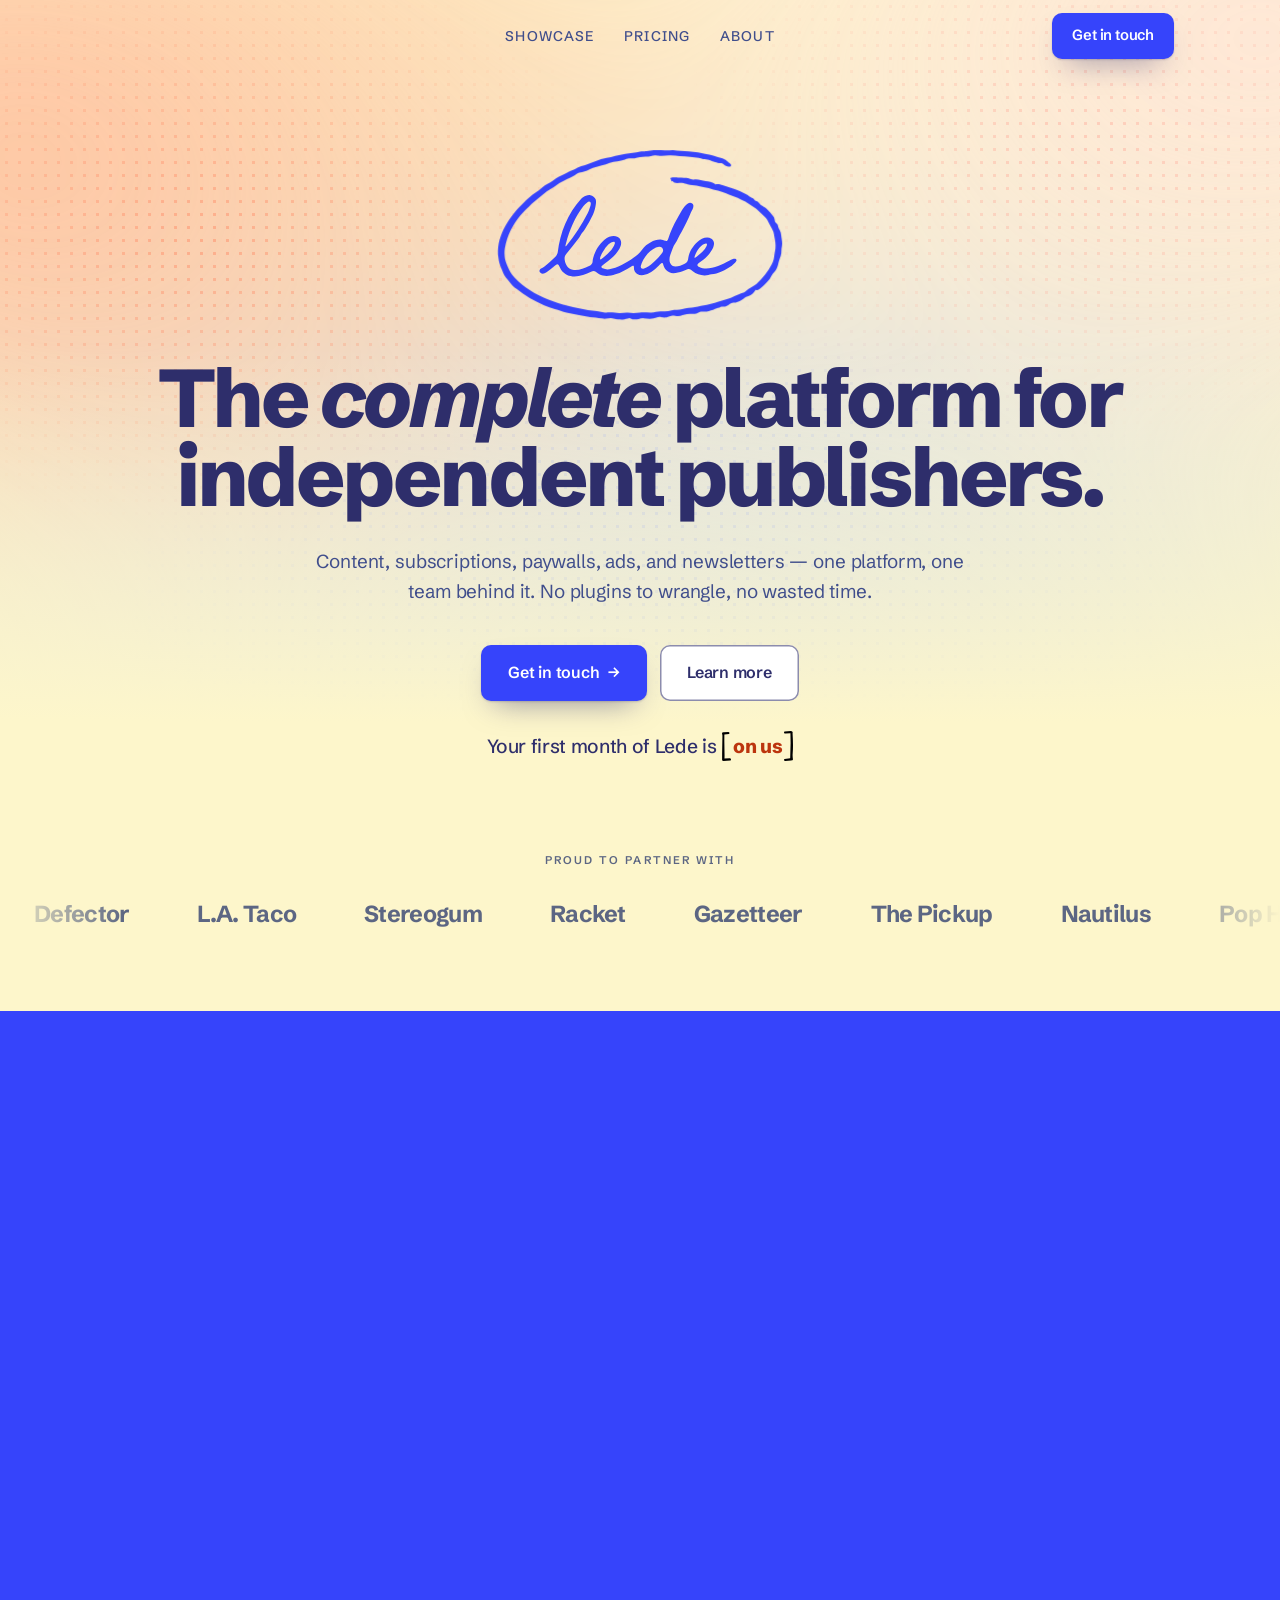
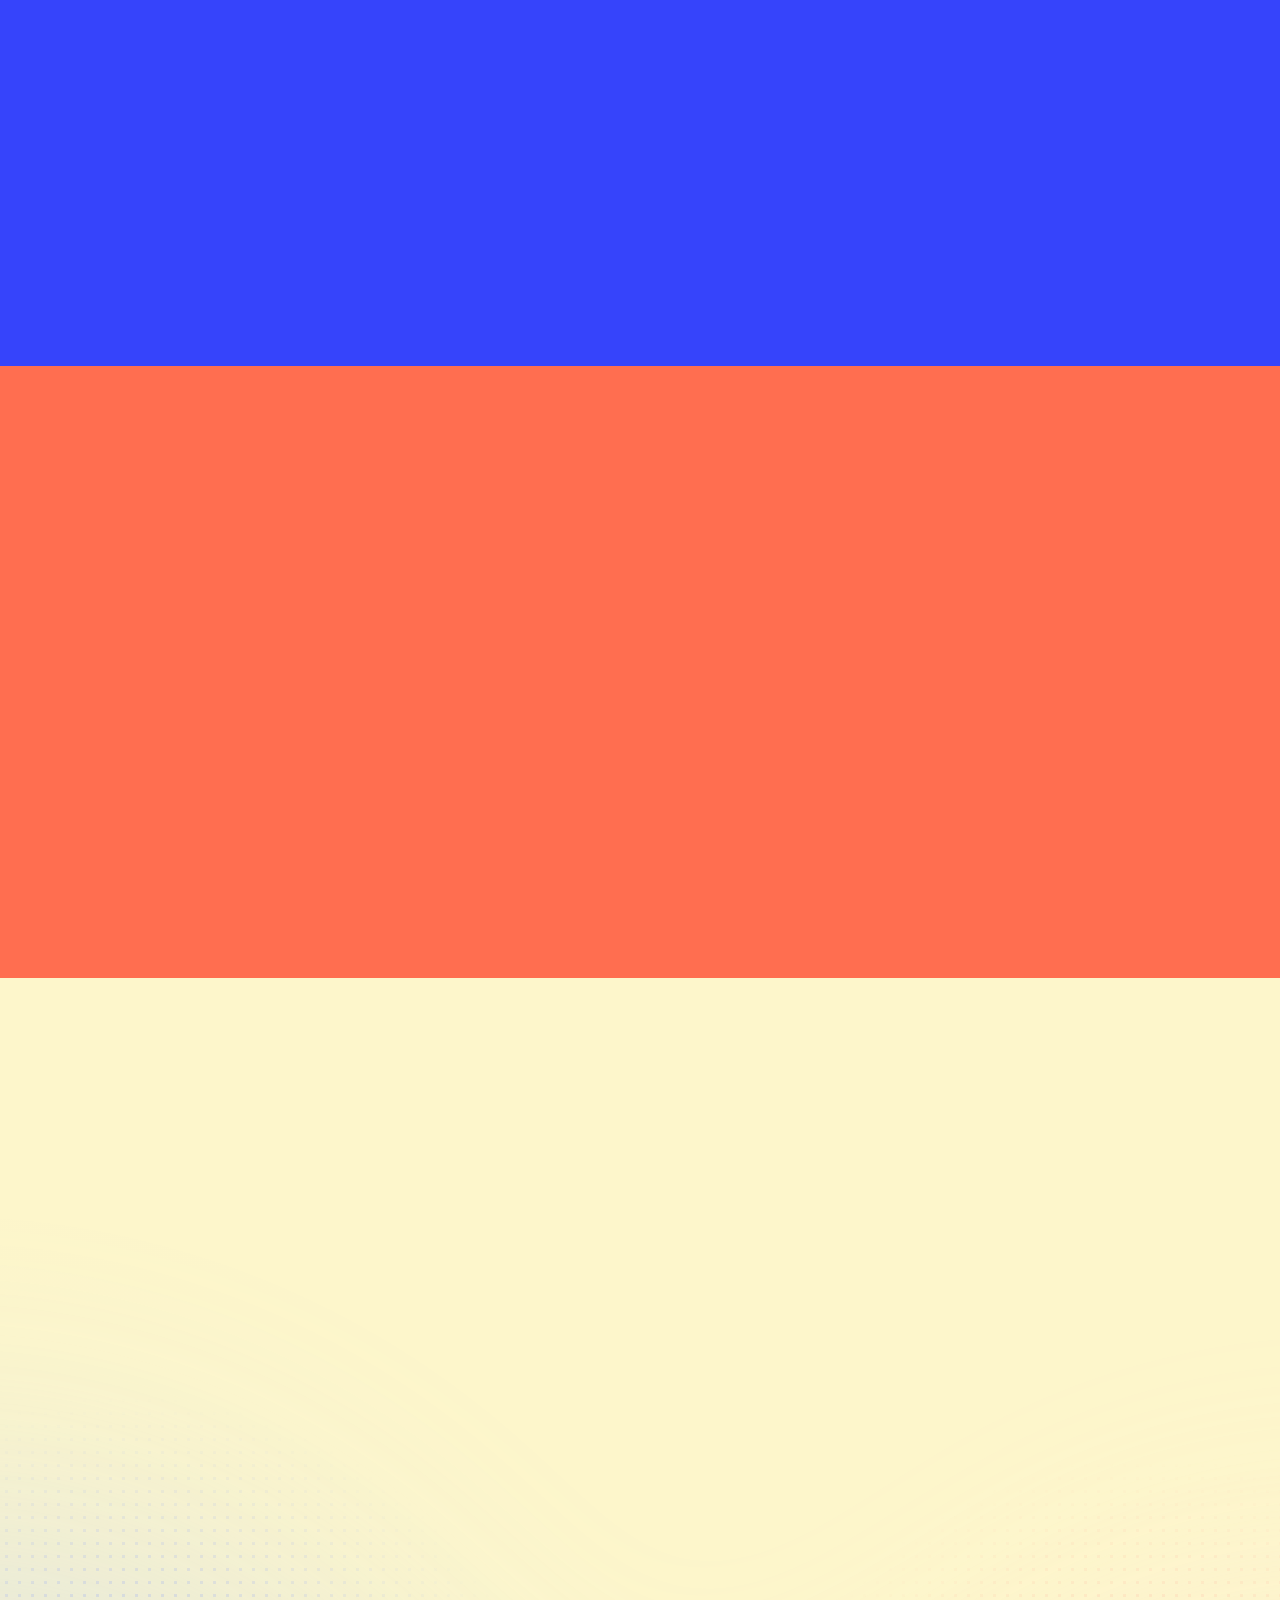
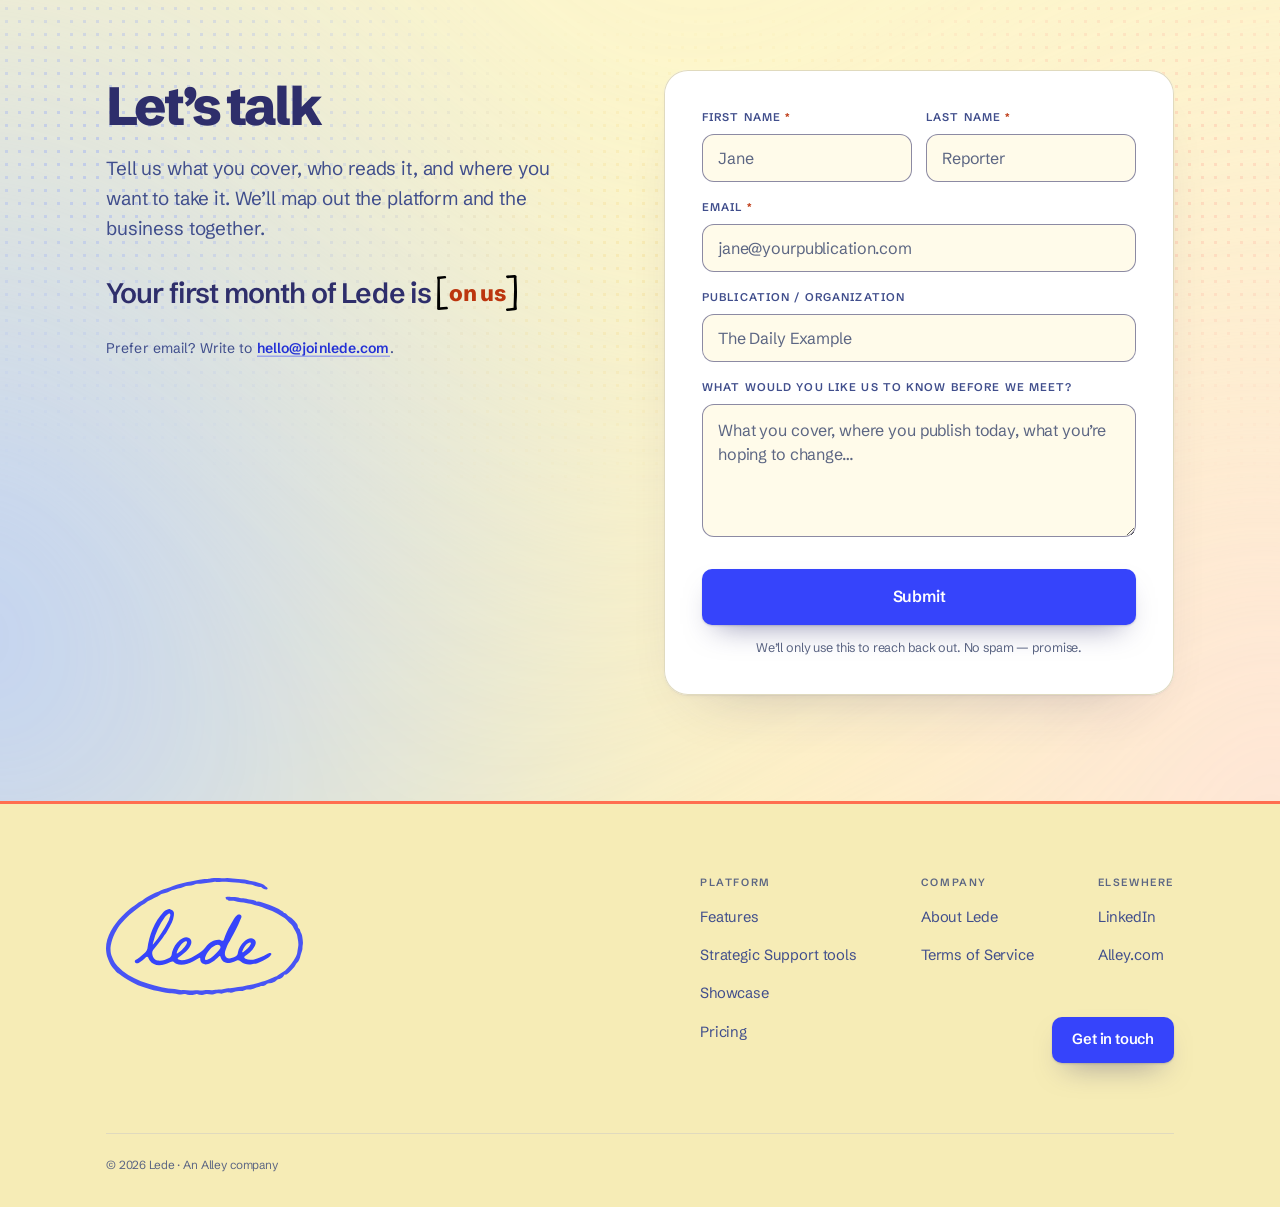
<file: index.html>
<!DOCTYPE html>
<html lang="en" class="no-js">
<head>
<meta charset="utf-8">
<meta name="viewport" content="width=device-width, initial-scale=1">
<meta name="robots" content="noindex, nofollow">
<title>Lede — The complete platform for independent publishers</title>
<meta name="description" content="Lede is a technology platform for independent publishers. Content, subscriptions, paywalls, ads, and newsletters — one platform, one team behind it.">
<link rel="preconnect" href="https://fonts.googleapis.com">
<link rel="preconnect" href="https://fonts.gstatic.com" crossorigin>
<link href="https://fonts.googleapis.com/css2?family=Schibsted+Grotesk:ital,wght@0,400..900;1,400..900&display=swap" rel="stylesheet">
<link rel="stylesheet" href="css/lede.css">
<script>document.documentElement.className = 'js';</script>
<script src="js/lede.js" defer></script>
</head>
<body class="home">
<header class="nav" id="nav">
  <div class="nav-in">
    <a class="brand" href="index.html" aria-label="Lede — home"><img src="assets/svg/wordmark-nav.svg" width="104" height="43" alt=""></a>
    <nav class="nav-links" aria-label="Main">
      <a href="showcase.html">Showcase</a>
      <a href="pricing.html">Pricing</a>
      <a href="about.html">About</a>
    </nav>
    <div class="nav-cta"><a class="btn btn-p btn-sm" href="#start">Get in touch</a></div>
  </div>
</header>

<main>

<!-- ============================ HERO ============================ -->
<section class="hero" id="top">
  <div class="wash top" aria-hidden="true"><i class="wash-pat"></i></div>
  <div class="wrap hero-in">
    <svg class="hero-mark reveal" viewBox="0 0 320 191" width="320" height="191" role="img" aria-label="Lede">
      <!-- the ring is "written": a round-capped pen stroke traced along its centerline draws through a mask -->
      <mask id="heroRingPen" maskUnits="userSpaceOnUse" x="-10" y="-10" width="340" height="211">
        <path class="hero-pen" pathLength="1" fill="none" stroke="#fff" stroke-width="14" stroke-linecap="round" stroke-linejoin="round" d="M196.3 32.6C197.2 32.8 199.4 33.6 201.7 33.8C204.1 34.1 207.6 33.7 210.2 34C212.9 34.4 214.9 35.5 217.6 36C220.3 36.4 223.4 36.4 226.3 36.8C229.1 37.3 231.9 37.8 234.7 38.5C237.4 39.1 239.8 40.1 242.5 40.8C245.3 41.5 248.4 42.1 251.3 42.9C254.1 43.7 256.9 44.6 259.6 45.6C262.4 46.6 265.1 47.7 267.8 48.8C270.5 49.9 273.2 51 275.8 52.3C278.4 53.6 280.8 55 283.2 56.4C285.5 57.9 287.5 59.5 289.7 61C292 62.6 294.5 64.1 296.6 65.8C298.6 67.5 300.2 69.4 301.9 71.2C303.6 73 305.5 74.9 306.9 76.9C308.2 78.8 308.9 80.9 309.9 82.9C310.9 85 312.1 87 312.9 89.1C313.8 91.2 314.7 93.4 315.2 95.5C315.7 97.6 315.9 99.8 316.1 102C316.2 104.2 316.2 106.4 316.2 108.6C316.1 110.8 316 113 315.7 115.3C315.4 117.5 314.8 119.7 314.2 121.9C313.6 124.1 313 126.3 312.1 128.5C311.3 130.7 310.3 133 309 135.1C307.8 137.2 306.2 139.3 304.6 141.4C303 143.5 301.4 145.6 299.6 147.6C297.7 149.6 295.9 151.6 293.5 153.4C291.2 155.2 288.1 156.7 285.5 158.3C282.8 160 280.4 161.7 277.7 163.3C274.9 164.9 272.2 166.5 269 167.8C265.9 169 262 169.8 258.6 170.9C255.3 171.9 252 173 248.8 174.1C245.5 175.1 242.5 176.4 239.1 177.2C235.7 178.1 231.9 178.5 228.4 179.2C224.9 179.9 221.6 180.8 218.1 181.4C214.7 182 211.1 182.4 207.5 182.8C204 183.1 200.3 183.2 196.8 183.7C193.3 184.1 190.1 185.1 186.6 185.5C183.1 185.9 179.5 186 176 186.1C172.4 186.3 168.9 186.1 165.3 186.3C161.8 186.5 158.2 187.2 154.6 187.3C151.1 187.5 147.5 187.2 143.9 187.1C140.3 187.1 136.6 187.2 132.9 187.1C129.3 187 125.6 186.9 122 186.6C118.3 186.3 114.8 185.7 111.1 185.3C107.5 184.8 103.7 184.6 100.1 184C96.4 183.5 93 182.6 89.4 181.9C85.8 181.2 82.1 180.6 78.5 179.7C75 178.8 71.7 177.7 68.3 176.6C64.9 175.6 61.4 174.5 58.1 173.3C54.9 172.1 51.6 170.8 48.6 169.4C45.6 167.9 42.8 166.3 39.9 164.7C37.1 163.1 34.3 161.5 31.7 159.8C29 158.1 26.4 156.3 24.1 154.4C21.8 152.6 19.7 150.6 17.7 148.6C15.8 146.6 13.8 144.5 12.3 142.4C10.7 140.2 9.8 137.9 8.7 135.7C7.6 133.5 6.5 131.3 5.7 129C4.9 126.8 4.4 124.5 4 122.2C3.6 119.9 3.5 117.6 3.5 115.4C3.5 113.1 3.7 110.8 4 108.6C4.4 106.3 4.8 104.1 5.4 102C6 99.8 6.7 97.6 7.5 95.5C8.4 93.4 9.4 91.3 10.4 89.3C11.4 87.2 12.4 85.2 13.6 83.2C14.8 81.2 16 79.3 17.4 77.4C18.8 75.5 20.3 73.7 21.9 71.9C23.5 70.1 25.1 68.3 26.8 66.6C28.4 64.8 29.9 63.1 31.6 61.4C33.3 59.7 35.2 58.1 37 56.5C38.8 54.9 40.5 53.2 42.4 51.6C44.3 50.1 46.5 48.6 48.5 47.2C50.5 45.7 52.5 44.1 54.6 42.7C56.7 41.3 59.1 40 61.3 38.6C63.5 37.2 65.5 35.7 67.8 34.4C70.1 33 72.5 31.8 74.9 30.5C77.3 29.2 79.7 27.9 82.2 26.7C84.7 25.5 87.2 24.2 89.9 23.1C92.7 22 95.7 21.3 98.5 20.2C101.3 19.2 103.9 17.9 106.8 16.9C109.7 15.9 112.7 15 115.7 14.1C118.7 13.1 121.7 12.1 124.8 11.3C128 10.5 131.3 10 134.5 9.3C137.8 8.6 141.1 7.7 144.4 7.1C147.8 6.5 151.3 6.3 154.8 5.8C158.2 5.4 161.7 4.9 165.3 4.4C168.9 4 172.6 3.2 176.3 3C179.9 2.8 183.5 3.3 187.2 3.3C190.9 3.3 194.8 3.1 198.6 3.2C202.3 3.3 206 3.7 209.8 4.1C213.5 4.4 217.4 4.7 221.1 5.2C224.8 5.7 228.5 6.5 232.2 7.2C235.8 7.9 239.5 8.7 243 9.7C246.6 10.6 250.5 11.3 253.6 12.7C256.7 14.1 260.3 17 261.6 17.9"/>
      </mask>
      <path class="hero-ring" mask="url(#heroRingPen)" fill="#3644FB" d="M203.56 31.0476C207.285 31.3167 211.355 30.8782 214.947 31.9941C217.221 32.8439 219.002 33.6876 221.479 33.0162C225.666 32.5263 229.619 34.5645 233.731 34.9153C237.114 35.3901 241.203 35.502 243.782 37.9272C244.266 38.2085 244.595 38.9494 245.188 38.7135C247.577 37.6702 250.319 38.8647 252.726 39.4634C256.875 40.8545 260.727 42.0762 264.849 43.4824C270.122 45.3875 275.74 47.8067 280.751 50.4799C282.054 51.3115 283.024 52.4395 284.4 52.9929C285.374 53.4586 286.493 53.894 287.345 54.5745C288.464 55.4454 288.733 56.912 290.145 57.293C293.596 57.9855 293.741 59.9874 296.136 61.944C298.149 63.3229 300.584 64.1243 302.268 65.9962C305.116 68.8025 307.81 71.636 310.042 74.8172C311.294 76.2567 311.696 78.691 311.844 80.327C312.189 81.7664 313.719 82.3954 314.553 83.5385C315.2 84.4064 315.273 85.3711 315.548 86.4416C315.857 87.9596 316.631 89.0271 317.393 90.4907C318.324 92.1932 318.678 94.0863 318.868 95.9884C319.174 99.2271 319.987 102.206 319.999 105.605C319.978 107.486 319.524 109.285 319.292 111.118C319.056 112.878 319.267 114.701 319.019 116.479C318.768 118.541 317.994 120.471 317.26 122.388C316.343 124.732 315.851 127.193 315.225 129.655C314.426 132.639 312.927 135.615 310.84 137.922C308.603 140.166 307.514 142.843 305.839 145.464C303.426 148.715 300.326 151.416 297.454 154.249C289.855 161.764 291.851 154.155 288.54 159.895C286.719 162.946 282.755 164.706 279.357 165.393C278.313 165.922 276.892 167.18 275.801 167.981C274.806 168.801 273.512 169.466 272.075 170.152C270.022 171.211 267.791 172.036 265.505 171.861C261.937 171.477 259.926 175.112 256.615 176.016C254.894 176.839 252.397 176.061 250.827 176.718C248.895 177.942 246.594 177.927 244.477 178.925C241.617 180.425 238.191 181.299 234.98 181.88C233.274 182.164 231.998 181.961 230.695 182.028C229.903 182.097 229.126 181.934 228.346 182.007C226.888 182.385 225.515 183.128 224.043 183.854C222.625 184.532 221.206 184.595 219.51 184.668C217.327 184.761 214.959 184.767 212.764 184.937C209.226 185.336 206.351 187.029 202.81 187.156C198.619 187.166 197.536 185.387 193.028 187.438C189.363 188.929 187.413 189.104 183.657 188.233C182.602 187.988 181.737 187.828 180.779 188.242C180.261 188.414 179.699 188.384 179.158 188.405C176.476 188.777 173.67 190.268 170.809 190.174C168.529 189.972 166.355 189.494 164.154 189.485C162.043 189.382 160.235 189.869 158.236 190.434C156.162 190.882 153.664 190.964 151.496 190.685C150.402 190.513 149.788 189.951 148.844 189.648C148.016 189.237 146.707 189.648 145.787 189.948C144.781 190.283 143.562 190.45 142.234 190.713C140 191.163 137.587 191 135.374 190.812C133.653 190.658 131.724 190.48 130.215 189.902C129.244 189.539 128.274 189.294 127.231 189.291C125.437 189.198 123.523 189.839 121.715 189.996C120.082 190.183 118.401 189.896 116.805 189.685C114.552 189.452 112.275 189.007 110.192 188.735C108.06 188.448 105.883 188.445 103.712 188.303C99.5448 187.84 95.4113 186.712 91.3141 185.977C86.6515 185.094 81.6683 184.151 77.0631 183.201C72.6967 182.224 68.4211 180.479 64.0518 179.273C59.9273 177.894 55.9692 176.213 51.9506 174.891C41.31 170.316 29.9285 163.696 20.8965 156.372C17.9483 154.588 15.5504 152.105 13.5306 149.329C12.1215 147.53 10.5068 145.906 9.11886 144.049C6.50935 140.711 5.06398 136.625 3.47045 132.766C2.08859 129.231 0.821627 125.575 0.501107 121.759C-2.84923 99.5053 10.788 77.6749 25.9341 62.319C29.8922 58.167 34.1436 54.269 38.5372 50.5767C40.8564 48.6927 43.5113 47.2382 45.888 45.4177C48.2284 43.6517 50.2603 41.5077 52.7277 39.9261C54.666 38.6228 56.8854 37.7639 58.86 36.5362C60.9857 35.2782 62.7969 33.5636 64.8742 32.227C66.6583 31.0748 68.5632 30.1283 70.4501 29.1606C73.6432 27.579 76.7032 25.6951 79.9871 24.2194C81.632 23.5541 83.1711 23.1126 84.7253 22.408C86.4035 21.6943 87.9577 20.6934 89.5845 19.8527C92.2575 18.5191 95.245 17.9234 98.0723 17.0464C106.167 14.3974 113.865 10.4177 122.314 8.88759C125.634 8.30396 128.878 7.42094 132.129 6.55305C135.879 5.64887 139.67 5.21341 143.411 4.36366C148.817 3.19337 154.457 2.89701 159.969 1.72067C162.536 1.25195 164.982 1.69043 167.525 1.37895C170.014 1.04631 172.759 0.25402 175.399 0.181443C179.648 0.114915 183.917 0.181443 188.15 0.353812C191.099 0.60783 194.107 -0.0665261 197.074 0.0120984C202.964 0.520133 208.655 1.32452 214.605 1.43036C218.089 1.78417 221.603 2.1531 225.068 2.56437C227.804 2.96959 230.55 3.75886 233.223 4.35156C236.216 4.98056 239.407 5.33437 242.382 6.24762C245.853 7.44513 249.331 8.19207 252.844 9.44703C254.008 9.88854 255.272 10.445 256.27 11.0891C257.301 11.7695 258.066 12.6737 259.016 13.3904C260.101 14.3974 261.616 15.1382 262.342 16.4839C263.331 19.7378 258.502 19.0029 256.606 17.9748C255.103 17.2974 253.742 15.8186 252.375 15.0354C251.641 14.6272 250.888 14.7633 250.089 14.8328C248.194 14.8328 246.37 13.9437 244.48 13.5537C242.073 12.97 239.645 11.5941 237.353 10.9802C235.252 10.4359 233.241 10.6748 230.958 10.2454C229.201 9.95205 227.547 9.32003 225.914 8.99948C222.812 8.37048 219.398 8.44911 216.223 7.77778C212.344 7.18204 208.38 7.23345 204.406 6.85847C200.85 6.51978 197.385 6.08735 193.841 6.1811C190.742 6.03292 187.485 6.48652 184.322 6.52281C182.617 6.50164 180.751 6.6226 179.252 6.39882C178.387 6.26879 177.519 6.12364 176.648 6.13876C175.272 6.08433 173.788 6.52886 172.3 6.92803C170.356 7.45723 168.163 7.40582 166.146 7.58424C161.677 7.81709 158.028 8.61845 153.689 9.29886C149.195 9.87947 147.381 8.67289 142.872 10.8169C140.218 11.7332 137.121 12.4106 134.358 12.7825C131.307 12.964 128.661 13.3722 125.824 14.5274C122.985 15.7884 119.856 16.5928 116.898 17.2913C113.645 18.4102 110.195 19.0755 106.947 20.1218C104.676 20.9837 102.605 22.3203 100.328 23.1761C98.4139 23.8081 96.642 24.4371 94.7431 24.9088C92.321 25.2203 90.6277 25.6013 88.6139 26.9924C85.5417 29.4842 81.8497 31.0506 78.2454 32.6533C75.3849 34.2107 72.5456 35.8709 69.5157 37.0321C67.1511 38.1571 65.4215 40.2164 63.19 41.6528C59.4042 44.1779 55.8755 45.7715 52.1865 48.8076C47.415 52.6088 42.3653 56.7245 37.875 60.5832C33.4905 64.9317 28.979 69.1714 24.9846 73.91C20.7271 78.8513 17.401 84.5183 14.3409 90.2609C11.2174 96.69 8.94046 103.63 7.66745 110.724C6.93872 114.855 7.32577 119.222 7.95773 123.301C8.97372 127.565 10.921 131.563 12.8502 135.512C14.3319 138.718 16.6027 141.436 18.9068 144.064C39.1722 165.846 72.3944 175.378 101.262 180.316C104.588 180.676 108.154 180.827 111.407 181.368C114.395 181.798 117.485 182.711 120.436 183.035C121.993 183.192 123.442 183.047 124.984 182.962C128.739 182.693 132.846 183.661 136.565 183.803C139.407 183.906 142.271 183.443 145.116 183.255C147.689 183.135 150.163 183.615 152.582 183.6C154.968 183.612 157.308 183.183 159.691 183.05C163.791 182.684 168.185 183.159 172.309 183.098C174.259 183.128 176.01 182.62 177.915 182.4C180.999 181.74 184.564 182.034 187.748 181.855C190.328 181.713 192.913 181 195.48 180.531C199.408 179.751 203.505 180.114 207.424 179.17C212.144 178.06 217.103 177.93 221.869 177.038C226.078 175.983 230.765 174.752 235.134 174.28C238.378 173.83 240.924 172.792 244.084 172.067C249.445 170.431 256.702 168.377 262.16 166.448C265.205 165.12 268.598 163.717 271.74 162.323C274.216 161.102 276.777 161.144 278.791 159.293C280.787 157.415 283.575 155.601 286.021 154.207C287.89 153.163 289.707 152.178 291.177 150.823C298.14 144.448 304.012 137.055 308.376 128.557C309.343 126.703 310.093 124.859 310.498 122.887C310.898 120.997 311.034 119.065 311.354 117.157C311.699 114.997 312.216 112.868 312.422 110.703C312.821 106.551 312.168 102.29 311.291 98.1626C310.913 96.0761 310.743 94.174 310.13 92.2295C309.126 89.2811 307.366 86.4476 305.836 83.6171C304.865 82.0325 304.176 80.2393 303.223 78.688C301.533 75.9361 298.827 74.0854 296.616 71.7297C294.509 69.8397 292.722 67.5505 290.548 65.9085C286.71 63.4227 282.516 60.7102 278.592 58.2577C272.94 55.0855 267.041 52.3578 260.833 50.4074C258.169 49.5364 255.683 48.2119 253.026 47.3743C249.536 46.0256 246.007 45.3149 242.406 44.5377C240.68 44.069 239.035 43.2979 237.323 42.8896C235.336 42.3423 233.295 42.1306 231.267 41.8161C228.636 41.3686 226.029 40.4916 223.562 40.044C220.405 39.5935 216.831 39.3848 213.656 38.5683C212.504 38.3476 211.5 38.1964 210.502 37.897C209.35 37.5069 208.434 37.0079 207.255 36.9928C204.491 36.8325 201.346 37.8153 198.634 36.7116C197.857 36.391 197.482 35.753 196.898 35.248C196.587 35.0272 196.037 35.3296 195.529 35.2177C195.408 35.1905 195.311 35.124 195.259 35.0091C195.126 34.0142 194.419 32.9316 194.029 32.0244C194.228 30.0194 201.9 31.0325 203.466 31.0446H203.523L203.56 31.0476Z"/>
      <path fill="#3644FB" d="M213.344 125.303C214.018 124.072 214.181 122.545 214.381 121.142C215.427 114.25 219.561 108.178 224.541 103.509C228.641 99.8259 235.145 96.5267 240.358 99.841C246.502 104.011 241.689 112.491 237.861 116.987C235.233 120.111 232.106 122.929 228.856 125.352C227.453 126.431 225.46 127.556 224.843 128.563C223.933 129.906 225.43 131.112 226.645 131.781C235.913 136.798 250.778 130.081 260.373 124.75C261.733 124.024 263.088 123.147 264.576 122.691C266.187 122.192 268.77 122.285 268.603 124.317C268.044 125.944 266.538 127.03 265.449 128.415C264.857 129.107 264.128 129.685 263.357 130.22C258.008 133.961 252.124 136.858 245.919 138.996C244.111 139.555 242.103 139.788 240.401 140.054C239.261 140.206 238.072 140.562 236.917 140.835C235.454 141.134 233.911 141.24 232.406 141.213C227.837 140.947 222.817 139.8 219.367 136.671C217.622 135.01 215.85 133.423 213.353 134.403C211.557 135.025 209.715 135.993 207.868 136.595C204.484 137.638 200.874 138.706 197.309 138.688C194.342 138.585 191.406 137.215 189.308 135.113C187.554 133.453 186.514 130.892 185.982 128.663C185.583 127.136 185.005 126.836 183.959 127.62C182.163 129.011 179.834 131.614 177.987 133.25C172.641 138.294 163.074 143.656 156.86 139.773C155.224 138.754 153.921 137.127 153.413 135.261C152.569 132.062 154.392 128.406 149.66 131.4C144.136 134.932 138.569 138.158 132.267 139.906C126.307 141.917 119.764 142.809 114.004 139.903C112.546 139.232 111.279 137.959 110.073 137.094C108.401 135.842 106.644 136.184 104.817 137.091C93.8896 142.818 78.8402 146.151 70.9905 134.787C70.2739 133.698 69.6812 132.485 69.1581 131.248C68.7197 130.169 67.8579 128.506 66.7542 128.606C64.9218 128.823 63.6307 130.762 62.2518 131.865C60.5948 133.368 58.5114 134.88 56.552 136.383C55.028 137.505 53.4466 138.806 51.7593 139.132C48.0371 139.982 44.3632 136.489 48.4695 133.51C49.6306 132.676 50.8613 132.319 51.9801 131.472C55.1792 129.044 60.7671 124.242 64.3745 120.634C65.9045 119.149 66.9236 117.417 67.2683 115.288C69.9836 93.3001 78.4683 71.3457 93.7293 54.9707C95.2352 53.4375 97.0978 52.5333 99.0209 51.6382C100.624 50.9366 102.368 50.4951 104.074 50.8641C106.544 51.5142 109.114 53.126 109.952 55.6027C110.599 57.4625 110.399 59.5551 110.133 61.4874C109.58 65.3703 108.664 69.0656 107.004 72.6037C104.461 77.8564 101.633 83.0215 98.6671 87.9687C97.5846 89.7771 96.2149 91.8697 94.7846 93.2668C93.3241 94.8393 92.671 97.0196 91.3435 98.834C86.6688 105.209 81.6342 111.353 76.5875 117.522C75.1512 119.364 74.743 121.62 75.1422 123.985C75.8346 129.044 78.6618 133.858 83.9958 134.835C90.4576 135.927 96.6684 133.347 102.55 130.571C104.412 129.694 106.03 128.364 106.453 126.283C107.125 118.947 110.572 111.471 115.446 105.662C118.161 102.478 121.361 99.3995 125.322 97.8029C128.391 96.4541 131.832 96.2183 134.844 97.8996C138.768 99.7715 139.382 104.383 138.082 108.254C135.491 116.213 125.718 124.447 118.216 129.41C117.33 130.039 116.193 130.943 116.559 131.968C116.789 132.531 117.357 132.948 117.898 133.247C122.301 135.434 127.166 134.294 132.098 132.673C141.441 129.416 151.88 122.373 157.724 117.45C159.394 116.05 160.645 114.384 161.988 112.627C163.421 110.794 164.994 108.898 166.744 107.325C168.392 105.953 170.185 104.755 172.078 103.803C175.408 102.049 179.19 100.763 183.018 100.86C184.821 100.915 186.801 101.894 188.355 102.339C190.563 103.019 191.267 101.28 191.802 99.5356C194.357 91.5976 197.729 84.1706 201.881 77.0399C203.625 74.0099 205.827 70.0575 207.493 67.2028C209.256 64.7534 211.233 61.8564 213.867 60.175C216.177 58.784 219.682 59.6488 220.054 62.5247C220.317 65.3884 218.273 67.8983 217.229 70.4476C214.484 77.7839 210.686 84.5728 206.979 91.8334C205.443 94.6397 203.891 97.1103 202.57 100.044C200.94 103.766 198.161 106.969 196.689 110.809C195.754 113.162 194.884 115.569 194.091 118.018C193.127 120.867 192.637 124.163 193.744 127.003C196.402 134.031 204.69 130.855 210.238 128.046C211.466 127.405 212.657 126.552 213.314 125.343L213.338 125.297L213.344 125.303ZM102.662 67.1272C103.251 64.9076 104.433 62.7333 104.518 60.5349C104.567 57.904 102.341 57.4171 100.466 58.9896C98.782 60.2083 97.3609 61.7717 96.0546 63.4047C86.5176 75.6852 80.5668 90.0946 76.4636 105.514C76.2217 106.506 75.2178 109.781 77.0169 107.924C86.5085 96.4783 94.2645 84.2492 100.956 71.2157C101.624 69.9184 102.196 68.5787 102.643 67.1877L102.665 67.1272H102.662ZM115.05 123.075C115.491 123.471 116.359 122.845 116.882 122.503C122.555 118.424 129.812 111.75 131.475 105.689C132.53 101.544 127.819 103.833 126.09 105.054C123.341 106.857 121.448 109.551 119.598 112.261C118.461 113.939 117.399 115.666 116.519 117.498C115.981 118.744 114.421 121.907 115.032 123.056L115.047 123.075H115.05ZM221.387 121.293C222.028 121.581 223.077 120.619 223.694 120.235C228.124 116.999 233.001 112.838 234.915 108.233C235.23 107.449 235.647 106.255 235.024 105.623C234.326 105.015 233.047 105.487 232.221 105.838C227.356 107.994 223.945 113.361 221.832 118.711C221.59 119.44 220.967 120.686 221.369 121.278L221.384 121.29L221.387 121.293ZM164.516 133.523C171.833 130.768 177.273 124.925 182.299 119.195C183.366 117.937 184.563 116.652 185.356 115.215C187.116 112.23 184.817 108.544 181.334 108.886C172.015 110.21 163.146 121.62 160.809 130.535C160.407 133.048 162.033 134.345 164.455 133.538L164.513 133.52L164.516 133.523Z"/>
    </svg>
    <div class="reveal">
      <h1 class="h1">The <em class="it">complete</em> platform for independent publishers.</h1>
      <p class="lead">Content, subscriptions, paywalls, ads, and newsletters &mdash; one platform, one team
        behind it. No plugins to wrangle, no wasted time.</p>
    </div>
    <div class="reveal">
      <div class="hero-ctas">
        <a class="btn btn-p" href="#start">Get in touch <span class="arw" aria-hidden="true">&rarr;</span></a>
        <a class="btn btn-s" href="#platform">Learn more</a>
      </div>
      <p class="offer">Your first month of Lede is <span class="onus"><img class="art" src="assets/svg/bracket-sm-l.svg" width="9" height="29" alt="" aria-hidden="true"><span>on us</span><img class="art" src="assets/svg/bracket-sm-r.svg" width="9" height="29" alt="" aria-hidden="true"></span></p>
    </div>
  </div>

  <div class="trusted reveal">
    <span class="label-up">Proud to partner with</span>
    <div class="mq-mask">
      <div class="mq" id="mq">
        <span>Defector</span><span>L.A. Taco</span><span>Stereogum</span><span>Racket</span><span>Gazetteer</span><span>The Pickup</span><span>Nautilus</span><span>Pop Heist</span><span>The Lost Ogle</span>
      </div>
    </div>
  </div>
</section>

<!-- ============================ FEATURES ============================ -->
<section class="band features" id="platform">
  <div class="wrap">
    <div class="sec-head center reveal">
      <h2 class="h2">Features that work together <em class="it uline">by&nbsp;design<img class="art" src="assets/svg/underline-features.svg" width="183" height="23" alt="" aria-hidden="true"></em>.</h2>
      <p class="lead">Lede&rsquo;s broad range of features are built to work together &mdash; and they&rsquo;re all
        included in Lede&rsquo;s price. No add-ons, no surprise line items.</p>
    </div>
  </div>

  <!-- all five features; one centred, neighbours peeking. Behaviour in js/lede.js -->
  <div class="fcar reveal" data-carousel aria-roledescription="carousel" aria-label="Lede features" tabindex="0">
    <div class="fcar-view">
      <div class="fcar-track">
    <article class="fcard">
      <div class="fc-media">
        <img src="assets/img/feature-revenue.webp" width="1656" height="950" alt="Lede revenue tools: subscription plans, a revenue chart, ad placements and an A/B test." decoding="async">
        <div class="fc-over"><h3>Every revenue stream, in any mix.</h3></div>
      </div>
      <div class="fc-info">
          <div class="fc-row"><b>Any pricing</b><span>Plans, one-off products, coupons and gift subscriptions.</span></div>
          <div class="fc-row"><b>No custom development</b><span>Offer and experiment without waiting on an engineer.</span></div>
          <div class="fc-row"><b>Subscriptions and ads</b><span>Whatever the mix, Lede will support it.</span></div>
        <a class="fc-link" href="showcase.html">See how revenue tools work <i aria-hidden="true">&rarr;</i></a>
      </div>
    </article>
    <article class="fcard">
      <div class="fc-media">
        <img src="assets/img/feature-publishing.webp" width="1658" height="949" alt="The WordPress block editor with a new post open." loading="lazy" decoding="async">
        <div class="fc-over"><h3>Publishing made simple.</h3></div>
      </div>
      <div class="fc-info">
          <div class="fc-row"><b>Built on WordPress</b><span>The most popular and time-tested CMS on the internet.</span></div>
          <div class="fc-row"><b>Expert migration</b><span>Whether you&rsquo;re on WordPress or not, we&rsquo;ll move your content over.</span></div>
          <div class="fc-row"><b>Team training</b><span>We&rsquo;ll train up your team.</span></div>
        <a class="fc-link" href="showcase.html">See how publishing works <i aria-hidden="true">&rarr;</i></a>
      </div>
    </article>
    <article class="fcard">
      <div class="fc-media">
        <img src="assets/img/feature-data.webp" width="1656" height="950" alt="Lede audience dashboard joining newsletter and subscription data." loading="lazy" decoding="async">
        <div class="fc-over"><h3>A complete picture of your whole audience.</h3></div>
      </div>
      <div class="fc-info">
          <div class="fc-row"><b>One roof</b><span>Newsletter and subscription data, together.</span></div>
          <div class="fc-row"><b>Every reader</b><span>A complete picture of the people who read you.</span></div>
        <a class="fc-link" href="showcase.html">See how audience data works <i aria-hidden="true">&rarr;</i></a>
      </div>
    </article>
    <article class="fcard">
      <div class="fc-media">
        <div class="fc-ph" aria-hidden="true"></div><!-- image to come -->
        <div class="fc-over"><h3>Run free newsletters.</h3></div>
      </div>
      <div class="fc-info">
          <div class="fc-row"><b>Free newsletters</b><span>Expand your audience.</span></div>
          <div class="fc-row"><b>Premium editions</b><span>Connect with your most loyal fans.</span></div>
          <div class="fc-row"><b>Powered by Beehiiv</b><span>Sends run through our Beehiiv integration.</span></div>
        <a class="fc-link" href="showcase.html">See how newsletters work <i aria-hidden="true">&rarr;</i></a>
      </div>
    </article>
    <article class="fcard">
      <div class="fc-media">
        <div class="fc-ph" aria-hidden="true"></div><!-- image to come -->
        <div class="fc-over"><h3>Unique layouts, and a look that&rsquo;s yours.</h3></div>
      </div>
      <div class="fc-info">
          <div class="fc-row"><b>Block editor</b><span>WordPress&rsquo;s block editor for crafting layouts.</span></div>
          <div class="fc-row"><b>Design settings</b><span>A suite of settings for the look and feel.</span></div>
          <div class="fc-row"><b>Your brand</b><span>A site that amplifies your brand.</span></div>
        <a class="fc-link" href="showcase.html">See how design control works <i aria-hidden="true">&rarr;</i></a>
      </div>
    </article>
      </div>
    </div>
    <div class="fc-dots"></div>
  </div>
</section>

<!-- ========== SUPPORT: full-bleed persimmon band, not a card ========== -->
<section class="support" id="support">
  <div class="wrap support-in reveal">
    <img class="art corner tl" src="assets/svg/corner-tl.svg" width="60" height="52" alt="" aria-hidden="true">
    <img class="art corner br" src="assets/svg/corner-br.svg" width="61" height="59" alt="" aria-hidden="true">
    <h2 class="h2">But that&rsquo;s not all&hellip;</h2>
    <p class="lead">Lede was designed and built by a team with decades of experience supporting
      publishers with their business, technology, and design challenges. We&rsquo;re ready to
      bring this know-how to your team.</p>
    <div class="pills">
      <a class="pill" href="#start">Learn more about our strategic support services
        <img class="art" src="assets/svg/arrow-pill.svg" width="45" height="11" alt="" aria-hidden="true"></a>
    </div>
  </div>
</section>

<!-- ========== CLOSING: praise and the form share one wash (with halftone) ========== -->
<div class="closing">
<div class="wash bottom" aria-hidden="true"><i class="wash-pat"></i></div>

<section class="praise" id="praise">
  <div class="wrap">
    <div class="praise-body">
      <!-- the lead card rides up over the orange band; the praise head lives inside it -->
      <div class="q-lead reveal">
        <div class="praise-head">
          <h2 class="h2">Praise for Lede</h2>
          <img class="art" src="assets/svg/underline-praise.svg" width="389" height="22" alt="" aria-hidden="true">
        </div>
        <figure>
          <blockquote>The Lede team have been critical partners for Defector since the very beginning of
            our journey. They deeply understand the technical and business needs of
            <span class="mark">independent media operators</span> like ourselves.</blockquote>
          <figcaption class="attr"><span class="nm">Jasper Wang</span><span class="ro">Defector</span></figcaption>
        </figure>
      </div>

      <!-- supporting quotes are SAMPLE copy pending real ones from the client -->
      <div class="q-grid stagger reveal">
        <figure class="q">
          <p>We spend our days reporting, not wrangling plugins. Lede <span class="mark">runs the stack</span> so we don&rsquo;t have to.</p>
          <figcaption class="attr"><span class="nm">The Pickup</span><span class="ro">Detroit food</span></figcaption>
        </figure>
        <figure class="q">
          <p>Memberships, newsletters, and the numbers behind them &mdash; <span class="mark">finally in one place</span>.</p>
          <figcaption class="attr"><span class="nm">L.A. Taco</span><span class="ro">Street-level L.A.</span></figcaption>
        </figure>
        <figure class="q">
          <p>Launching felt less like buying software and more like <span class="mark">gaining a team</span>.</p>
          <figcaption class="attr"><span class="nm">Racket</span><span class="ro">Twin Cities news</span></figcaption>
        </figure>
      </div>
    </div>
  </div>
</section>

<!-- ============================ FINAL CTA ============================ -->
<section class="final" id="start">
  <div class="wrap final-in">
    <div class="final-copy reveal">
      <h2 class="h2">Let&rsquo;s talk</h2>
      <p class="lead">Tell us what you cover, who reads it, and where you want to take it.
        We&rsquo;ll map out the platform and the business together.</p>
      <p class="offer">Your first month of Lede is <span class="onus"><img class="art" src="assets/svg/bracket-lg-l.svg" width="11" height="36" alt="" aria-hidden="true"><span>on us</span><img class="art" src="assets/svg/bracket-lg-r.svg" width="11" height="37" alt="" aria-hidden="true"></span></p>
      <p class="note">Prefer email? Write to <a class="mail-link" href="mailto:hello@joinlede.com">hello@joinlede.com</a>.</p>
    </div>

    <div class="form-card reveal">
      <div id="formView">
        <!-- FORM — NOT CONNECTED. To go live, give the form a real action (or
             POST with fetch in js/lede.js) and drop the preventDefault shim.
             Fields: firstName, lastName, email, publication, message (+ honeypot). -->
        <form id="claimForm" action="#" method="POST" novalidate>
          <div class="form-row">
            <div class="field">
              <label for="firstName">First name <span class="req">*</span></label>
              <input id="firstName" name="firstName" type="text" autocomplete="given-name" placeholder="Jane" required>
            </div>
            <div class="field">
              <label for="lastName">Last name <span class="req">*</span></label>
              <input id="lastName" name="lastName" type="text" autocomplete="family-name" placeholder="Reporter" required>
            </div>
          </div>
          <div class="field">
            <label for="email">Email <span class="req">*</span></label>
            <input id="email" name="email" type="email" autocomplete="email" placeholder="jane@yourpublication.com" required>
          </div>
          <div class="field">
            <label for="publication">Publication / organization</label>
            <input id="publication" name="publication" type="text" autocomplete="organization" placeholder="The Daily Example">
          </div>
          <div class="field">
            <label for="message">What would you like us to know before we meet?</label>
            <textarea id="message" name="message" rows="4" placeholder="What you cover, where you publish today, what you&rsquo;re hoping to change&hellip;"></textarea>
          </div>
          <div class="hp" aria-hidden="true"><label>Company<input name="company" type="text" tabindex="-1" autocomplete="off"></label></div>
          <button type="submit" class="btn btn-p">Submit</button>
          <p class="finehint">We&rsquo;ll only use this to reach back out. No spam &mdash; promise.</p>
        </form>
      </div>
      <div class="success" id="successView" role="status" aria-live="polite">
        <div class="badge-ok" aria-hidden="true"><svg viewBox="0 0 24 24" fill="none" stroke="currentColor" stroke-width="2.4" stroke-linecap="round" stroke-linejoin="round"><path d="M20 6 9 17l-5-5"/></svg></div>
        <h3>Thanks for reaching out!</h3>
        <p>We&rsquo;ll be back in touch very soon to schedule our discussion.</p>
      </div>
    </div>
  </div>
</section>

</div><!-- /.closing -->

</main>

<footer class="foot">
  <div class="wrap">
    <div class="foot-grid">
      <div class="foot-brand"><a href="index.html" aria-label="Lede — home"><img src="assets/svg/logo-footer.svg" width="197" height="117" alt=""></a></div>
      <div class="foot-cols">
        <div>
          <h4>Platform</h4>
          <ul>
            <li><a href="index.html#platform">Features</a></li>
            <li><a href="index.html#support">Strategic Support tools</a></li>
            <li><a href="showcase.html">Showcase</a></li>
            <li><a href="pricing.html">Pricing</a></li>
          </ul>
        </div>
        <div>
          <h4>Company</h4>
          <ul>
            <li><a href="about.html">About Lede</a></li>
            <li><a href="#">Terms of Service</a></li>
          </ul>
        </div>
        <div>
          <h4>Elsewhere</h4>
          <ul>
            <li><a href="#">LinkedIn</a></li>
            <li><a href="https://alley.com" target="_blank" rel="noopener">Alley.com</a></li>
          </ul>
        </div>
      </div>
    </div>
    <div class="foot-cta"><a class="btn btn-p btn-sm" href="#start">Get in touch</a></div>
    <div class="foot-base"><p>&copy; <span id="year">2026</span> Lede &middot; An Alley company</p></div>
  </div>
</footer>
</body>
</html>
</file>
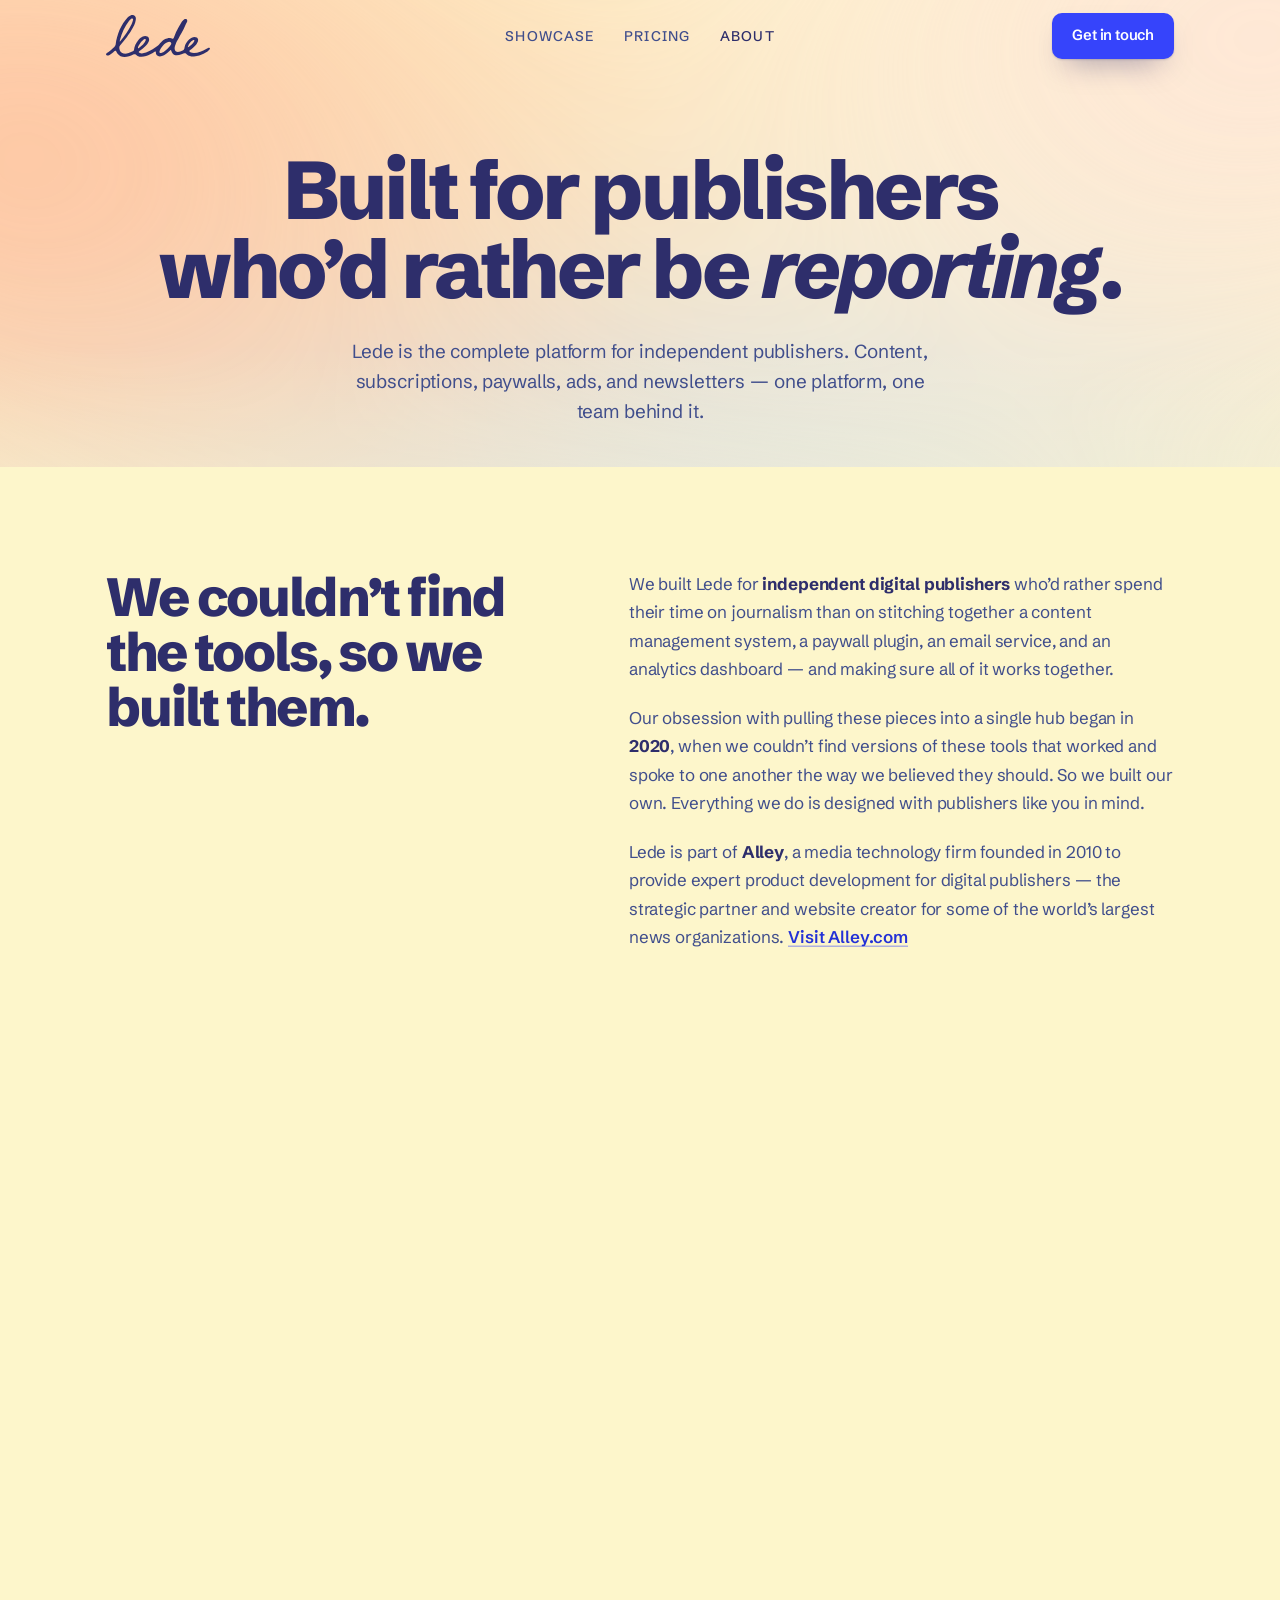
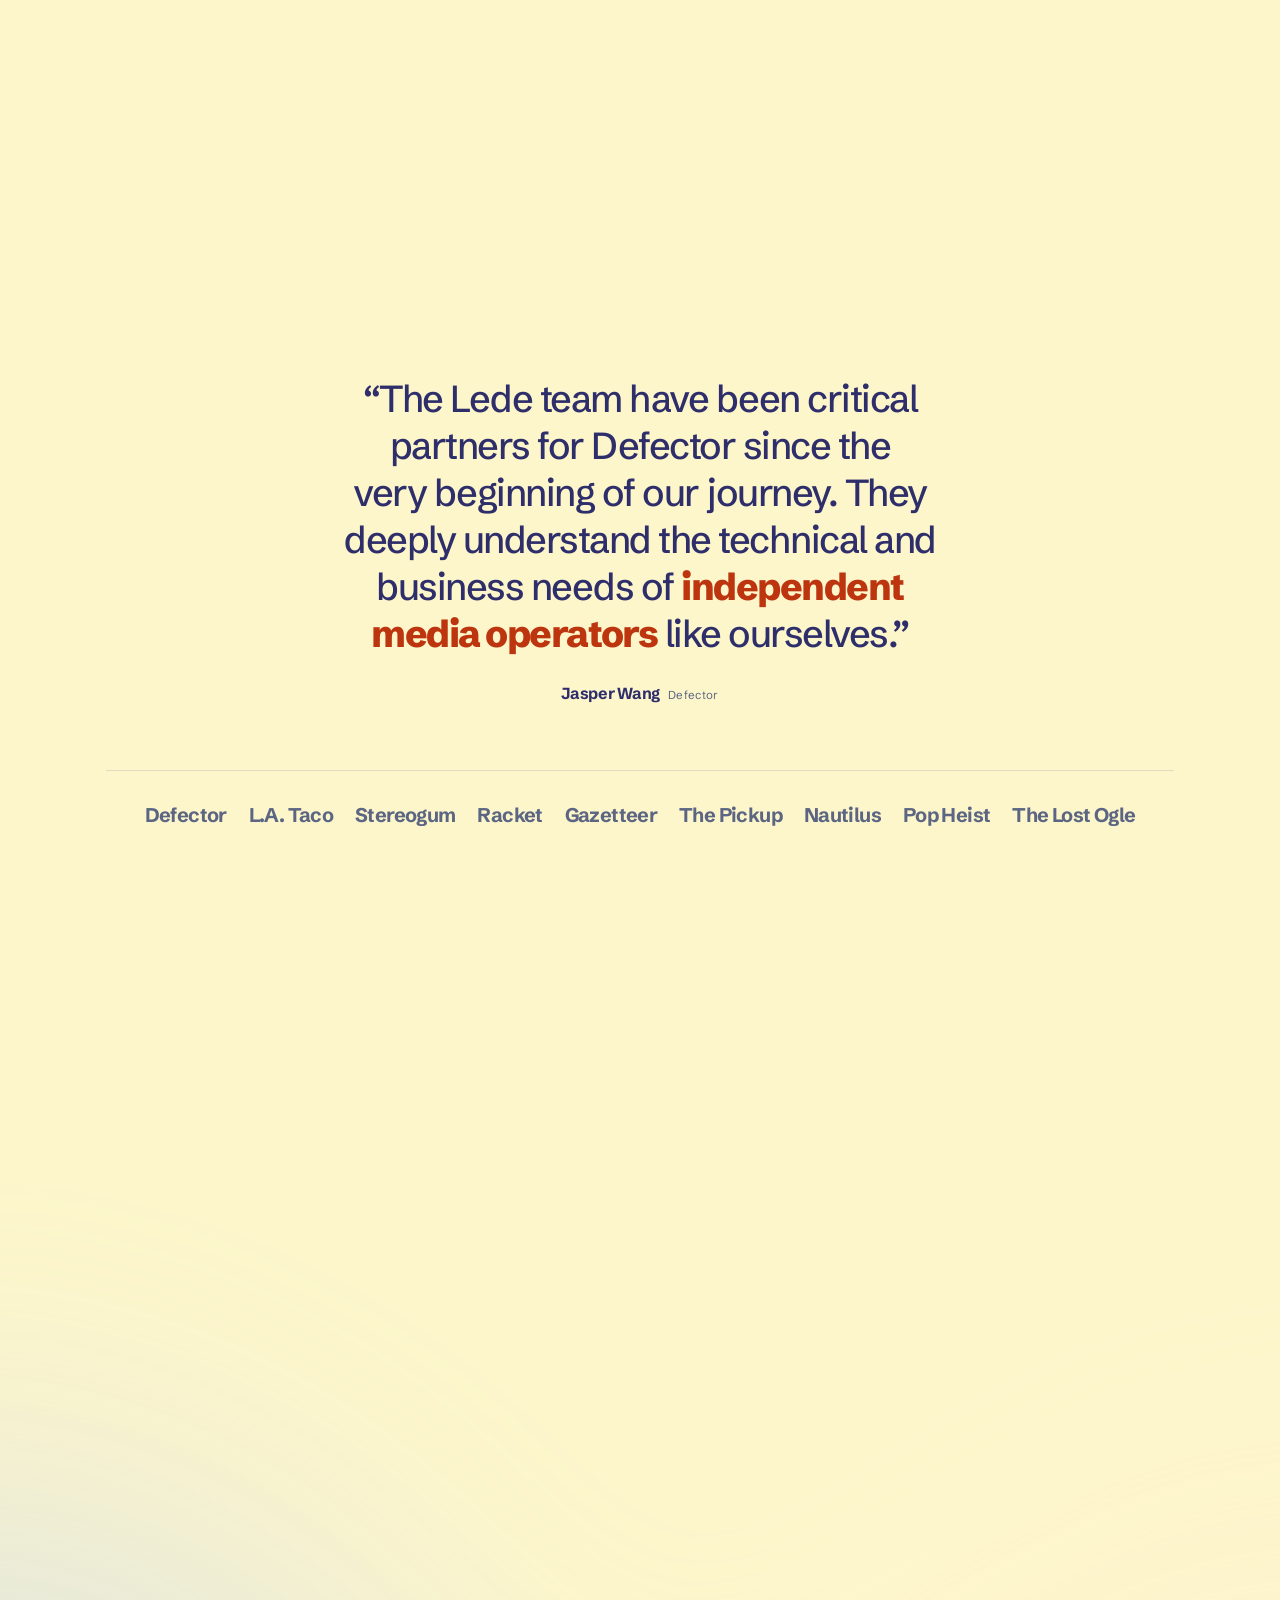
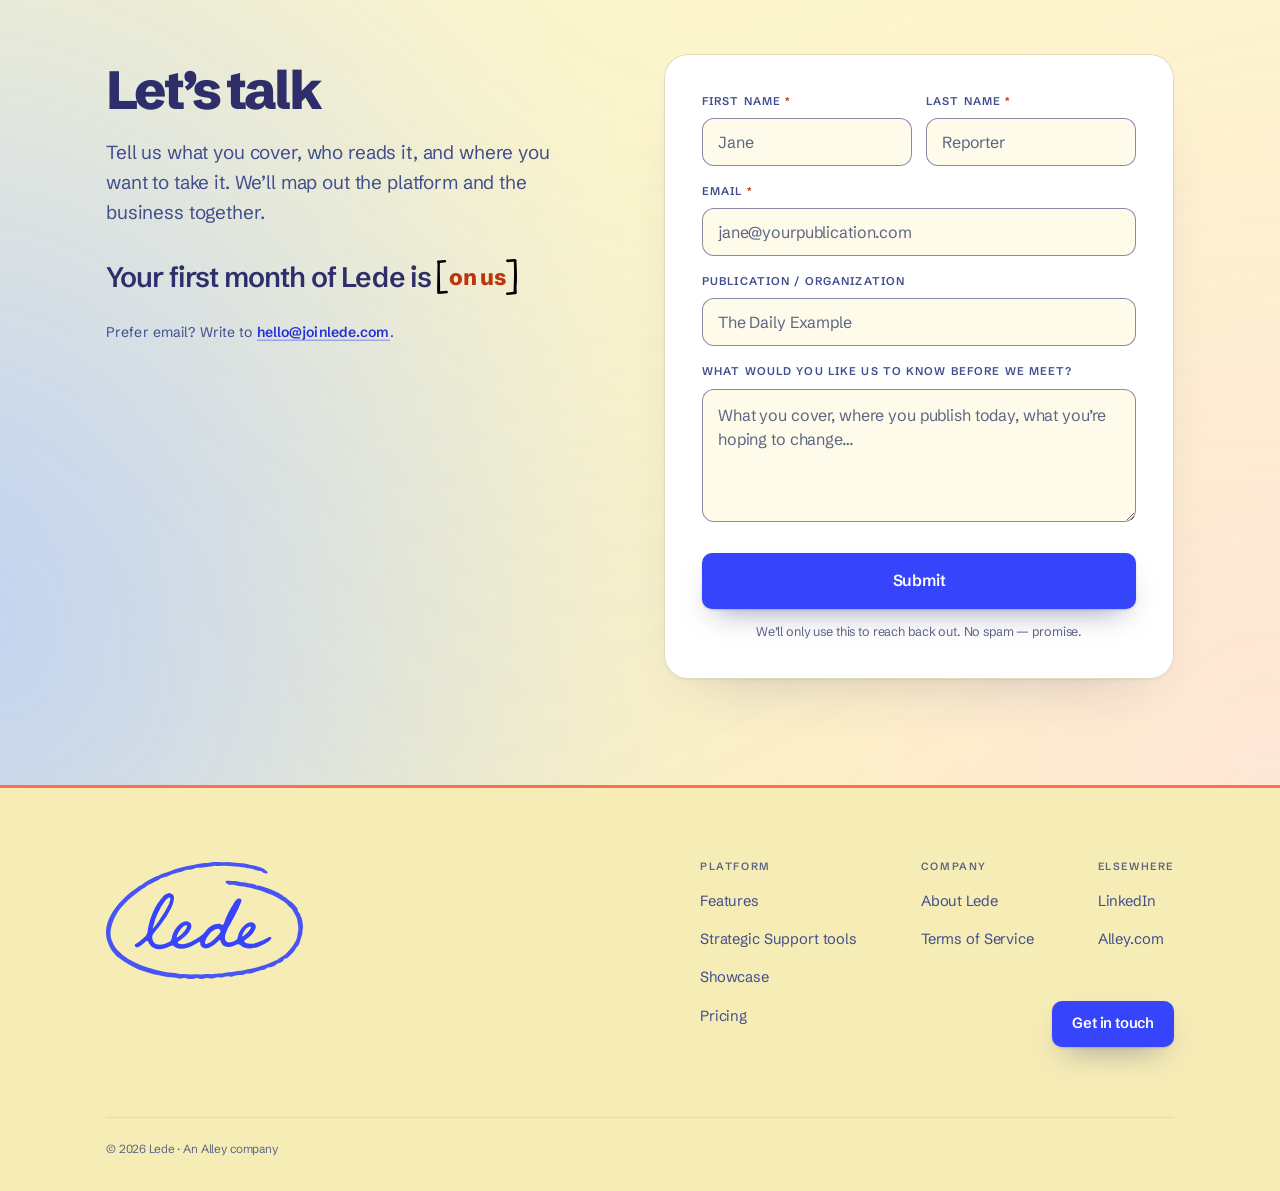
<file: about.html>
<!DOCTYPE html>
<html lang="en" class="no-js">
<head>
<meta charset="utf-8">
<meta name="viewport" content="width=device-width, initial-scale=1">
<meta name="robots" content="noindex, nofollow">
<title>About — Lede</title>
<meta name="description" content="About Lede: the complete platform for independent publishers, built since 2020 by Alley, the media technology firm behind some of the world’s largest news sites.">
<link rel="preconnect" href="https://fonts.googleapis.com">
<link rel="preconnect" href="https://fonts.gstatic.com" crossorigin>
<link href="https://fonts.googleapis.com/css2?family=Schibsted+Grotesk:ital,wght@0,400..900;1,400..900&display=swap" rel="stylesheet">
<link rel="stylesheet" href="css/lede.css">
<script>document.documentElement.className = 'js';</script>
<script src="js/lede.js" defer></script>
</head>
<body>
<header class="nav" id="nav">
  <div class="nav-in">
    <a class="brand" href="index.html" aria-label="Lede — home"><img src="assets/svg/wordmark-nav.svg" width="104" height="43" alt=""></a>
    <nav class="nav-links" aria-label="Main">
      <a href="showcase.html">Showcase</a>
      <a href="pricing.html">Pricing</a>
      <a href="about.html" aria-current="page">About</a>
    </nav>
    <div class="nav-cta"><a class="btn btn-p btn-sm" href="#start">Get in touch</a></div>
  </div>
</header>

<main>

<!-- ============================ PAGE HEAD ============================ -->
<!-- No Figma frame yet: content from the v12 about page, in the v13 system. -->
<section class="page-head about-head" id="about">
  <div class="wash top" aria-hidden="true"></div>
  <div class="wrap">
    <div class="sec-head center reveal">
      <h1 class="h1">Built for publishers<br class="br-lg"> who&rsquo;d rather be <em class="it">reporting</em>.</h1>
      <p class="lead">Lede is the complete platform for independent publishers. Content, subscriptions,
        paywalls, ads, and newsletters &mdash; one platform, one team behind it.</p>
    </div>
  </div>
</section>

<!-- ============================ STORY ============================ -->
<section class="a-sec" id="story">
  <div class="wrap">
    <div class="story">
      <h2 class="h2 reveal">We couldn&rsquo;t find the tools, so we built them.</h2>
      <div class="story-body reveal">
        <p>We built Lede for <b>independent digital publishers</b> who&rsquo;d rather spend their time
          on journalism than on stitching together a content management system, a paywall plugin,
          an email service, and an analytics dashboard &mdash; and making sure all of it works
          together.</p>
        <p>Our obsession with pulling these pieces into a single hub began in <b>2020</b>, when we
          couldn&rsquo;t find versions of these tools that worked and spoke to one another the way we
          believed they should. So we built our own. Everything we do is designed with publishers
          like you in mind.</p>
        <p>Lede is part of <b>Alley</b>, a media technology firm founded in 2010 to provide expert
          product development for digital publishers &mdash; the strategic partner and website
          creator for some of the world&rsquo;s largest news organizations.
          <a href="https://alley.com" target="_blank" rel="noopener">Visit Alley.com</a></p>
      </div>
    </div>
    <ol class="miles stagger reveal" aria-label="Timeline">
      <li class="mile"><span class="y">2010</span><span class="l">Alley is founded</span>
        <span class="d">Product development for digital publishers, large and small.</span></li>
      <li class="mile"><span class="y">2020</span><span class="l">Lede begins</span>
        <span class="d">One hub for publishing, revenue, newsletters, and data.</span></li>
      <li class="mile"><span class="y">2021</span><span class="l">Alley Group launches</span>
        <span class="d">Alley&rsquo;s home for new ventures that support publishers.</span></li>
    </ol>
  </div>
</section>

<!-- ============================ PRINCIPLES ============================ -->
<section class="a-sec" id="principles">
  <div class="wrap">
    <div class="sec-head center reveal"><h2 class="h2">What Lede is built on.</h2></div>
    <ol class="p-grid stagger reveal">
      <li class="pcard"><span class="n" aria-hidden="true">1</span>
        <h3 class="h3">Your brand stays yours</h3>
        <p class="body-sm">Your design, your audience, and your editorial control. Lede never gets
          between you and your readers.</p></li>
      <li class="pcard"><span class="n" aria-hidden="true">2</span>
        <h3 class="h3">Tools that talk to each other</h3>
        <p class="body-sm">Content, subscriptions, newsletters, and ads are built to work together,
          not stitched together.</p></li>
      <li class="pcard"><span class="n" aria-hidden="true">3</span>
        <h3 class="h3">Everything included</h3>
        <p class="body-sm">Every feature is part of Lede&rsquo;s price. No add-ons, no surprise line
          items.</p></li>
      <li class="pcard"><span class="n" aria-hidden="true">4</span>
        <h3 class="h3">Built on WordPress</h3>
        <p class="body-sm">The most popular and time-tested CMS on the internet, so your team works
          in tools it already knows.</p></li>
    </ol>
  </div>
</section>

<!-- ============================ PARTNERS ============================ -->
<section class="a-sec partners" id="partners">
  <div class="wrap">
    <figure class="reveal">
      <blockquote>&ldquo;The Lede team have been critical partners for Defector since the very
        beginning of our journey. They deeply understand the technical and business needs of
        <span class="mark">independent media operators</span> like ourselves.&rdquo;</blockquote>
      <figcaption class="attr"><span class="nm">Jasper Wang</span><span class="ro">Defector</span></figcaption>
    </figure>
    <ul class="names reveal" aria-label="Publishers on Lede">
      <li>Defector</li><li>L.A. Taco</li><li>Stereogum</li><li>Racket</li><li>Gazetteer</li><li>The Pickup</li><li>Nautilus</li><li>Pop Heist</li><li>The Lost Ogle</li>
    </ul>
  </div>
</section>

<!-- ========== CLOSING: the team card and the form share the closing wash ========== -->
<div class="closing">
<div class="wash bottom" aria-hidden="true"></div>

<section class="a-sec team-sec" id="team">
  <div class="wrap">
    <div class="bundle-card reveal">
      <img class="art corner tl" src="assets/svg/corner-tl.svg" width="60" height="52" alt="" aria-hidden="true">
      <img class="art corner br" src="assets/svg/corner-br.svg" width="61" height="59" alt="" aria-hidden="true">
      <h2 class="h2">You get the team, too.</h2>
      <p class="lead">Lede was designed and built by a team with decades of experience supporting
        publishers with their business, technology, and design challenges. We&rsquo;re ready to
        bring this know-how to your team.</p>
      <ul class="pills" aria-label="Included with every plan">
        <li class="pill">Training</li>
        <li class="pill">Technical support</li>
        <li class="pill">Direct access to Lede developers</li>
        <li class="pill">Publisher community newsletter</li>
        <li class="pill">Webinars and AMA sessions</li>
      </ul>
      <p class="more"><a href="pricing.html">See plans and consulting add-ons &rarr;</a></p>
    </div>
  </div>
</section>

<!-- ============================ FINAL CTA ============================ -->
<section class="final" id="start">
  <div class="wrap final-in">
    <div class="final-copy reveal">
      <h2 class="h2">Let&rsquo;s talk</h2>
      <p class="lead">Tell us what you cover, who reads it, and where you want to take it.
        We&rsquo;ll map out the platform and the business together.</p>
      <p class="offer">Your first month of Lede is <span class="onus"><img class="art" src="assets/svg/bracket-lg-l.svg" width="11" height="36" alt="" aria-hidden="true"><span>on us</span><img class="art" src="assets/svg/bracket-lg-r.svg" width="11" height="37" alt="" aria-hidden="true"></span></p>
      <p class="note">Prefer email? Write to <a class="mail-link" href="mailto:hello@joinlede.com">hello@joinlede.com</a>.</p>
    </div>

    <div class="form-card reveal">
      <div id="formView">
        <!-- FORM — NOT CONNECTED. To go live, give the form a real action (or
             POST with fetch in js/lede.js) and drop the preventDefault shim.
             Fields: firstName, lastName, email, publication, message (+ honeypot). -->
        <form id="claimForm" action="#" method="POST" novalidate>
          <div class="form-row">
            <div class="field">
              <label for="firstName">First name <span class="req">*</span></label>
              <input id="firstName" name="firstName" type="text" autocomplete="given-name" placeholder="Jane" required>
            </div>
            <div class="field">
              <label for="lastName">Last name <span class="req">*</span></label>
              <input id="lastName" name="lastName" type="text" autocomplete="family-name" placeholder="Reporter" required>
            </div>
          </div>
          <div class="field">
            <label for="email">Email <span class="req">*</span></label>
            <input id="email" name="email" type="email" autocomplete="email" placeholder="jane@yourpublication.com" required>
          </div>
          <div class="field">
            <label for="publication">Publication / organization</label>
            <input id="publication" name="publication" type="text" autocomplete="organization" placeholder="The Daily Example">
          </div>
          <div class="field">
            <label for="message">What would you like us to know before we meet?</label>
            <textarea id="message" name="message" rows="4" placeholder="What you cover, where you publish today, what you&rsquo;re hoping to change&hellip;"></textarea>
          </div>
          <div class="hp" aria-hidden="true"><label>Company<input name="company" type="text" tabindex="-1" autocomplete="off"></label></div>
          <button type="submit" class="btn btn-p">Submit</button>
          <p class="finehint">We&rsquo;ll only use this to reach back out. No spam &mdash; promise.</p>
        </form>
      </div>
      <div class="success" id="successView" role="status" aria-live="polite">
        <div class="badge-ok" aria-hidden="true"><svg viewBox="0 0 24 24" fill="none" stroke="currentColor" stroke-width="2.4" stroke-linecap="round" stroke-linejoin="round"><path d="M20 6 9 17l-5-5"/></svg></div>
        <h3>Thanks for reaching out!</h3>
        <p>We&rsquo;ll be back in touch very soon to schedule our discussion.</p>
      </div>
    </div>
  </div>
</section>

</div><!-- /.closing -->

</main>

<footer class="foot">
  <div class="wrap">
    <div class="foot-grid">
      <div class="foot-brand"><a href="index.html" aria-label="Lede — home"><img src="assets/svg/logo-footer.svg" width="197" height="117" alt=""></a></div>
      <div class="foot-cols">
        <div>
          <h4>Platform</h4>
          <ul>
            <li><a href="index.html#platform">Features</a></li>
            <li><a href="index.html#support">Strategic Support tools</a></li>
            <li><a href="showcase.html">Showcase</a></li>
            <li><a href="pricing.html">Pricing</a></li>
          </ul>
        </div>
        <div>
          <h4>Company</h4>
          <ul>
            <li><a href="about.html">About Lede</a></li>
            <li><a href="#">Terms of Service</a></li>
          </ul>
        </div>
        <div>
          <h4>Elsewhere</h4>
          <ul>
            <li><a href="#">LinkedIn</a></li>
            <li><a href="https://alley.com" target="_blank" rel="noopener">Alley.com</a></li>
          </ul>
        </div>
      </div>
    </div>
    <div class="foot-cta"><a class="btn btn-p btn-sm" href="#start">Get in touch</a></div>
    <div class="foot-base"><p>&copy; <span id="year">2026</span> Lede &middot; An Alley company</p></div>
  </div>
</footer>
</body>
</html>
</file>
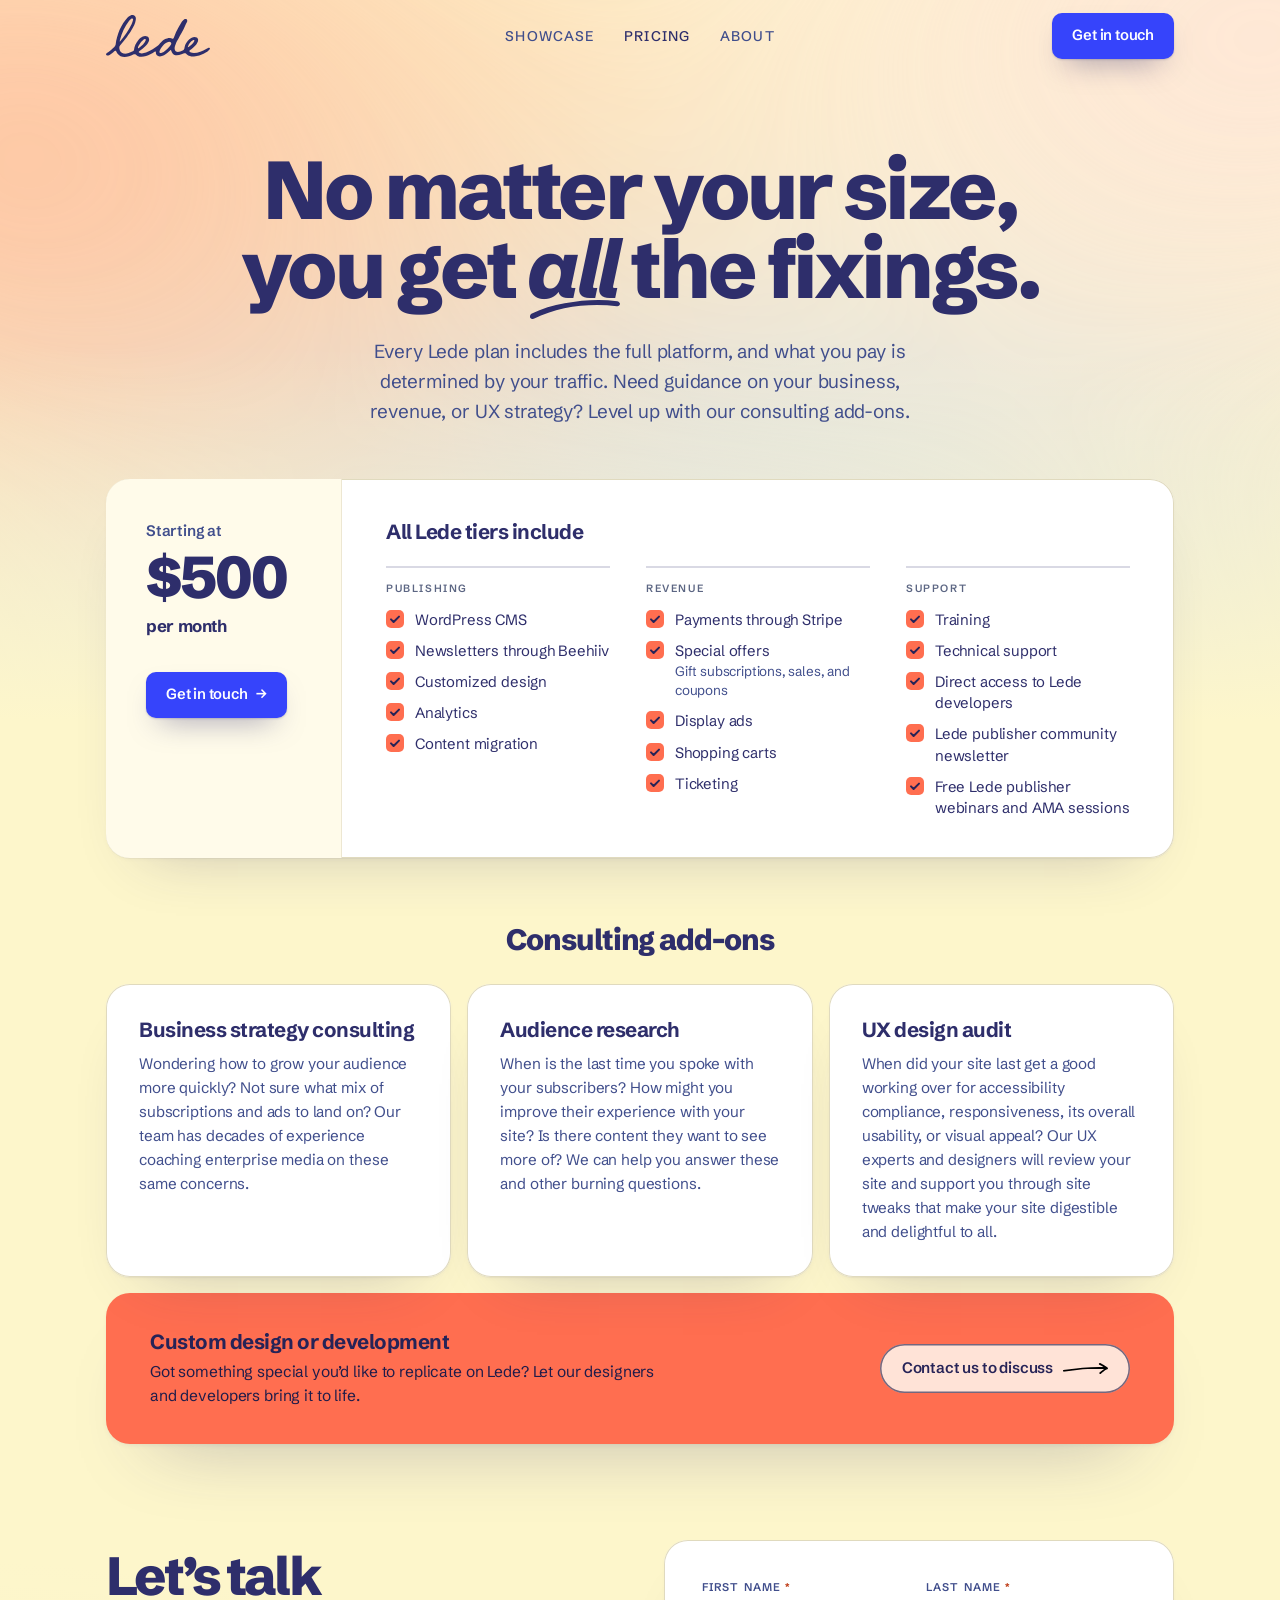
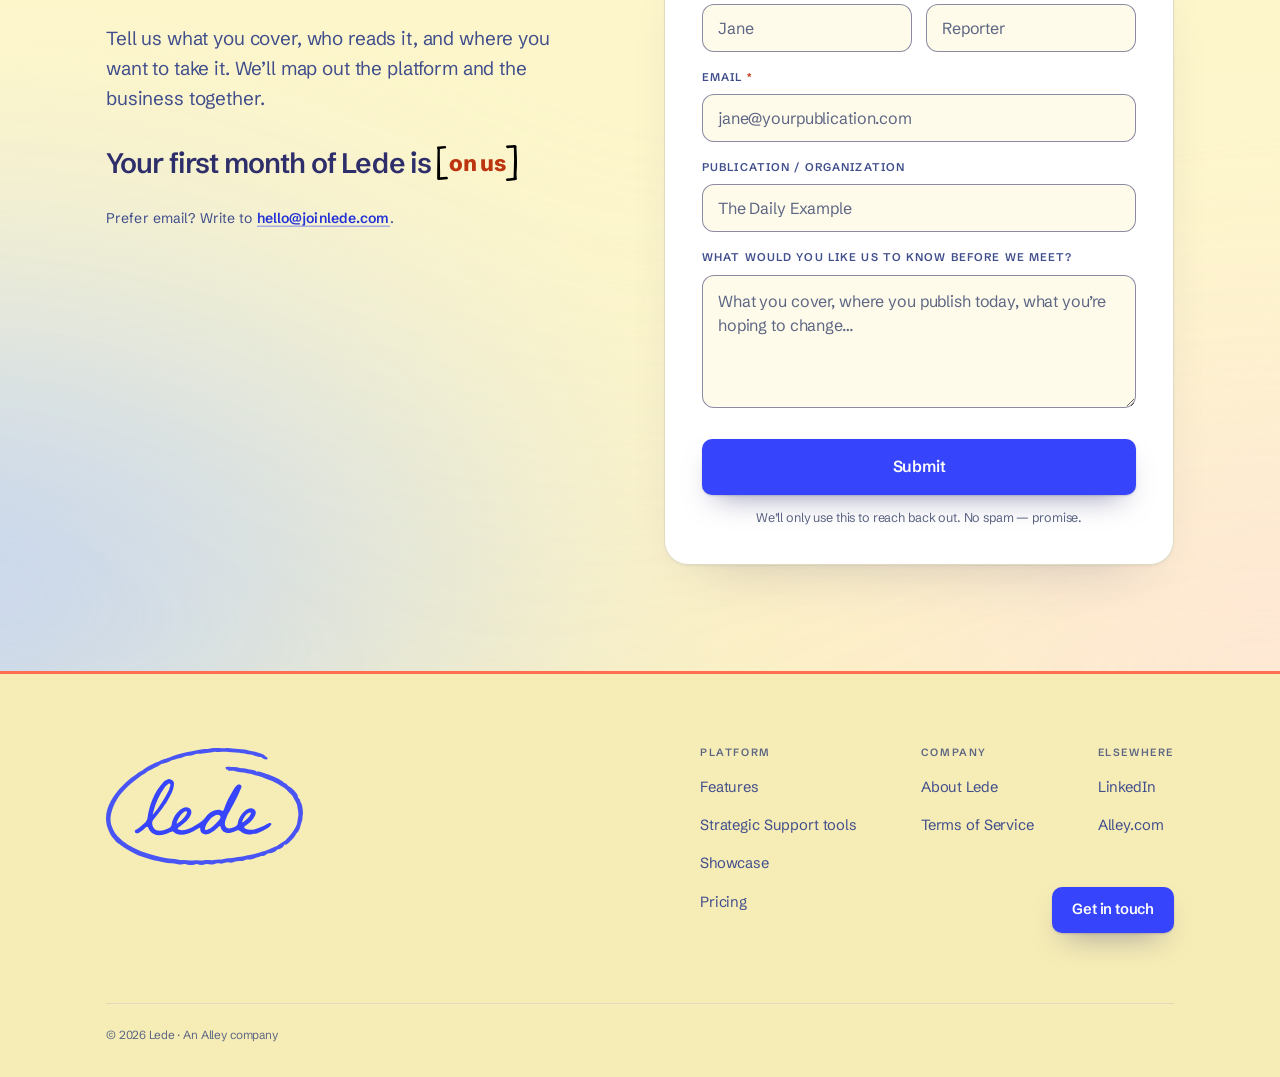
<file: pricing.html>
<!DOCTYPE html>
<html lang="en" class="no-js">
<head>
<meta charset="utf-8">
<meta name="viewport" content="width=device-width, initial-scale=1">
<meta name="robots" content="noindex, nofollow">
<title>Pricing — Lede</title>
<meta name="description" content="Lede pricing. Every plan includes the full platform — CMS, payments, newsletters, ads, and support — starting at $500 per month.">
<link rel="preconnect" href="https://fonts.googleapis.com">
<link rel="preconnect" href="https://fonts.gstatic.com" crossorigin>
<link href="https://fonts.googleapis.com/css2?family=Schibsted+Grotesk:ital,wght@0,400..900;1,400..900&display=swap" rel="stylesheet">
<link rel="stylesheet" href="css/lede.css">
<script>document.documentElement.className = 'js';</script>
<script src="js/lede.js" defer></script>
</head>
<body>
<header class="nav" id="nav">
  <div class="nav-in">
    <a class="brand" href="index.html" aria-label="Lede — home"><img src="assets/svg/wordmark-nav.svg" width="104" height="43" alt=""></a>
    <nav class="nav-links" aria-label="Main">
      <a href="showcase.html">Showcase</a>
      <a href="pricing.html" aria-current="page">Pricing</a>
      <a href="about.html">About</a>
    </nav>
    <div class="nav-cta"><a class="btn btn-p btn-sm" href="#start">Get in touch</a></div>
  </div>
</header>

<main>

<!-- ============================ PRICING (Figma 4515:44) ============================ -->
<section class="page-head pricing" id="pricing">
  <div class="wash top" aria-hidden="true"></div>
  <div class="wrap">
    <div class="sec-head center reveal">
      <h1 class="h1">No matter your size, you get <em class="it uline">all<img class="art" src="assets/svg/underline-all.svg" width="104" height="22" alt="" aria-hidden="true"></em> the fixings.</h1>
      <p class="lead">Every Lede plan includes the full platform, and what you pay is determined by
        your traffic. Need guidance on your business, revenue, or UX strategy? Level up with our
        consulting add-ons.</p>
    </div>

    <article class="plan reveal">
      <div class="plan-price">
        <span class="from">Starting at</span>
        <span class="amt">$500</span>
        <span class="per">per month</span>
        <a class="btn btn-p btn-sm" href="#start">Get in touch <span class="arw" aria-hidden="true">&rarr;</span></a>
      </div>
      <div class="plan-incl">
        <h2 class="h3">All Lede tiers include</h2>
        <div class="incl">
          <div class="incl-g">
            <h3>Publishing</h3>
            <ul class="ticks">
              <li>WordPress CMS</li>
              <li>Newsletters through Beehiiv</li>
              <li>Customized design</li>
              <li>Analytics</li>
              <li>Content migration</li>
            </ul>
          </div>
          <div class="incl-g">
            <h3>Revenue</h3>
            <ul class="ticks">
              <li>Payments through Stripe</li>
              <li><span>Special offers<small>Gift subscriptions, sales, and coupons</small></span></li>
              <li>Display ads</li>
              <li>Shopping carts</li>
              <li>Ticketing</li>
            </ul>
          </div>
          <div class="incl-g">
            <h3>Support</h3>
            <ul class="ticks">
              <li>Training</li>
              <li>Technical support</li>
              <li>Direct access to Lede developers</li>
              <li>Lede publisher community newsletter</li>
              <li>Free Lede publisher webinars and AMA sessions</li>
            </ul>
          </div>
        </div>
      </div>
    </article>

    <div class="addons-head reveal"><h2 class="h3">Consulting add-ons</h2></div>
    <div class="a-grid stagger reveal">
      <article class="acard">
        <h3 class="h3">Business strategy consulting</h3>
        <p class="body-sm">Wondering how to grow your audience more quickly? Not sure what mix of
          subscriptions and ads to land on? Our team has decades of experience coaching enterprise
          media on these same concerns.</p>
      </article>
      <article class="acard">
        <h3 class="h3">Audience research</h3>
        <p class="body-sm">When is the last time you spoke with your subscribers? How might you improve
          their experience with your site? Is there content they want to see more of? We can help you
          answer these and other burning questions.</p>
      </article>
      <article class="acard">
        <h3 class="h3">UX design audit</h3>
        <p class="body-sm">When did your site last get a good working over for accessibility compliance,
          responsiveness, its overall usability, or visual appeal? Our UX experts and designers will
          review your site and support you through site tweaks that make your site digestible and
          delightful to all.</p>
      </article>
    </div>
    <div class="custom reveal">
      <div>
        <h3 class="h3">Custom design or development</h3>
        <p>Got something special you&rsquo;d like to replicate on Lede? Let our designers and developers
          bring it to life.</p>
      </div>
      <a class="pill" href="#start">Contact us to discuss
        <img class="art" src="assets/svg/arrow-pill.svg" width="45" height="11" alt="" aria-hidden="true"></a>
    </div>
  </div>
</section>

<div class="closing">
<div class="wash bottom" aria-hidden="true"></div>
<!-- ============================ FINAL CTA ============================ -->
<section class="final" id="start">
  <div class="wrap final-in">
    <div class="final-copy reveal">
      <h2 class="h2">Let&rsquo;s talk</h2>
      <p class="lead">Tell us what you cover, who reads it, and where you want to take it.
        We&rsquo;ll map out the platform and the business together.</p>
      <p class="offer">Your first month of Lede is <span class="onus"><img class="art" src="assets/svg/bracket-lg-l.svg" width="11" height="36" alt="" aria-hidden="true"><span>on us</span><img class="art" src="assets/svg/bracket-lg-r.svg" width="11" height="37" alt="" aria-hidden="true"></span></p>
      <p class="note">Prefer email? Write to <a class="mail-link" href="mailto:hello@joinlede.com">hello@joinlede.com</a>.</p>
    </div>

    <div class="form-card reveal">
      <div id="formView">
        <!-- FORM — NOT CONNECTED. To go live, give the form a real action (or
             POST with fetch in js/lede.js) and drop the preventDefault shim.
             Fields: firstName, lastName, email, publication, message (+ honeypot). -->
        <form id="claimForm" action="#" method="POST" novalidate>
          <div class="form-row">
            <div class="field">
              <label for="firstName">First name <span class="req">*</span></label>
              <input id="firstName" name="firstName" type="text" autocomplete="given-name" placeholder="Jane" required>
            </div>
            <div class="field">
              <label for="lastName">Last name <span class="req">*</span></label>
              <input id="lastName" name="lastName" type="text" autocomplete="family-name" placeholder="Reporter" required>
            </div>
          </div>
          <div class="field">
            <label for="email">Email <span class="req">*</span></label>
            <input id="email" name="email" type="email" autocomplete="email" placeholder="jane@yourpublication.com" required>
          </div>
          <div class="field">
            <label for="publication">Publication / organization</label>
            <input id="publication" name="publication" type="text" autocomplete="organization" placeholder="The Daily Example">
          </div>
          <div class="field">
            <label for="message">What would you like us to know before we meet?</label>
            <textarea id="message" name="message" rows="4" placeholder="What you cover, where you publish today, what you&rsquo;re hoping to change&hellip;"></textarea>
          </div>
          <div class="hp" aria-hidden="true"><label>Company<input name="company" type="text" tabindex="-1" autocomplete="off"></label></div>
          <button type="submit" class="btn btn-p">Submit</button>
          <p class="finehint">We&rsquo;ll only use this to reach back out. No spam &mdash; promise.</p>
        </form>
      </div>
      <div class="success" id="successView" role="status" aria-live="polite">
        <div class="badge-ok" aria-hidden="true"><svg viewBox="0 0 24 24" fill="none" stroke="currentColor" stroke-width="2.4" stroke-linecap="round" stroke-linejoin="round"><path d="M20 6 9 17l-5-5"/></svg></div>
        <h3>Thanks for reaching out!</h3>
        <p>We&rsquo;ll be back in touch very soon to schedule our discussion.</p>
      </div>
    </div>
  </div>
</section>

</div><!-- /.closing -->

</main>

<footer class="foot">
  <div class="wrap">
    <div class="foot-grid">
      <div class="foot-brand"><a href="index.html" aria-label="Lede — home"><img src="assets/svg/logo-footer.svg" width="197" height="117" alt=""></a></div>
      <div class="foot-cols">
        <div>
          <h4>Platform</h4>
          <ul>
            <li><a href="index.html#platform">Features</a></li>
            <li><a href="index.html#support">Strategic Support tools</a></li>
            <li><a href="showcase.html">Showcase</a></li>
            <li><a href="pricing.html">Pricing</a></li>
          </ul>
        </div>
        <div>
          <h4>Company</h4>
          <ul>
            <li><a href="about.html">About Lede</a></li>
            <li><a href="#">Terms of Service</a></li>
          </ul>
        </div>
        <div>
          <h4>Elsewhere</h4>
          <ul>
            <li><a href="#">LinkedIn</a></li>
            <li><a href="https://alley.com" target="_blank" rel="noopener">Alley.com</a></li>
          </ul>
        </div>
      </div>
    </div>
    <div class="foot-cta"><a class="btn btn-p btn-sm" href="#start">Get in touch</a></div>
    <div class="foot-base"><p>&copy; <span id="year">2026</span> Lede &middot; An Alley company</p></div>
  </div>
</footer>
</body>
</html>
</file>
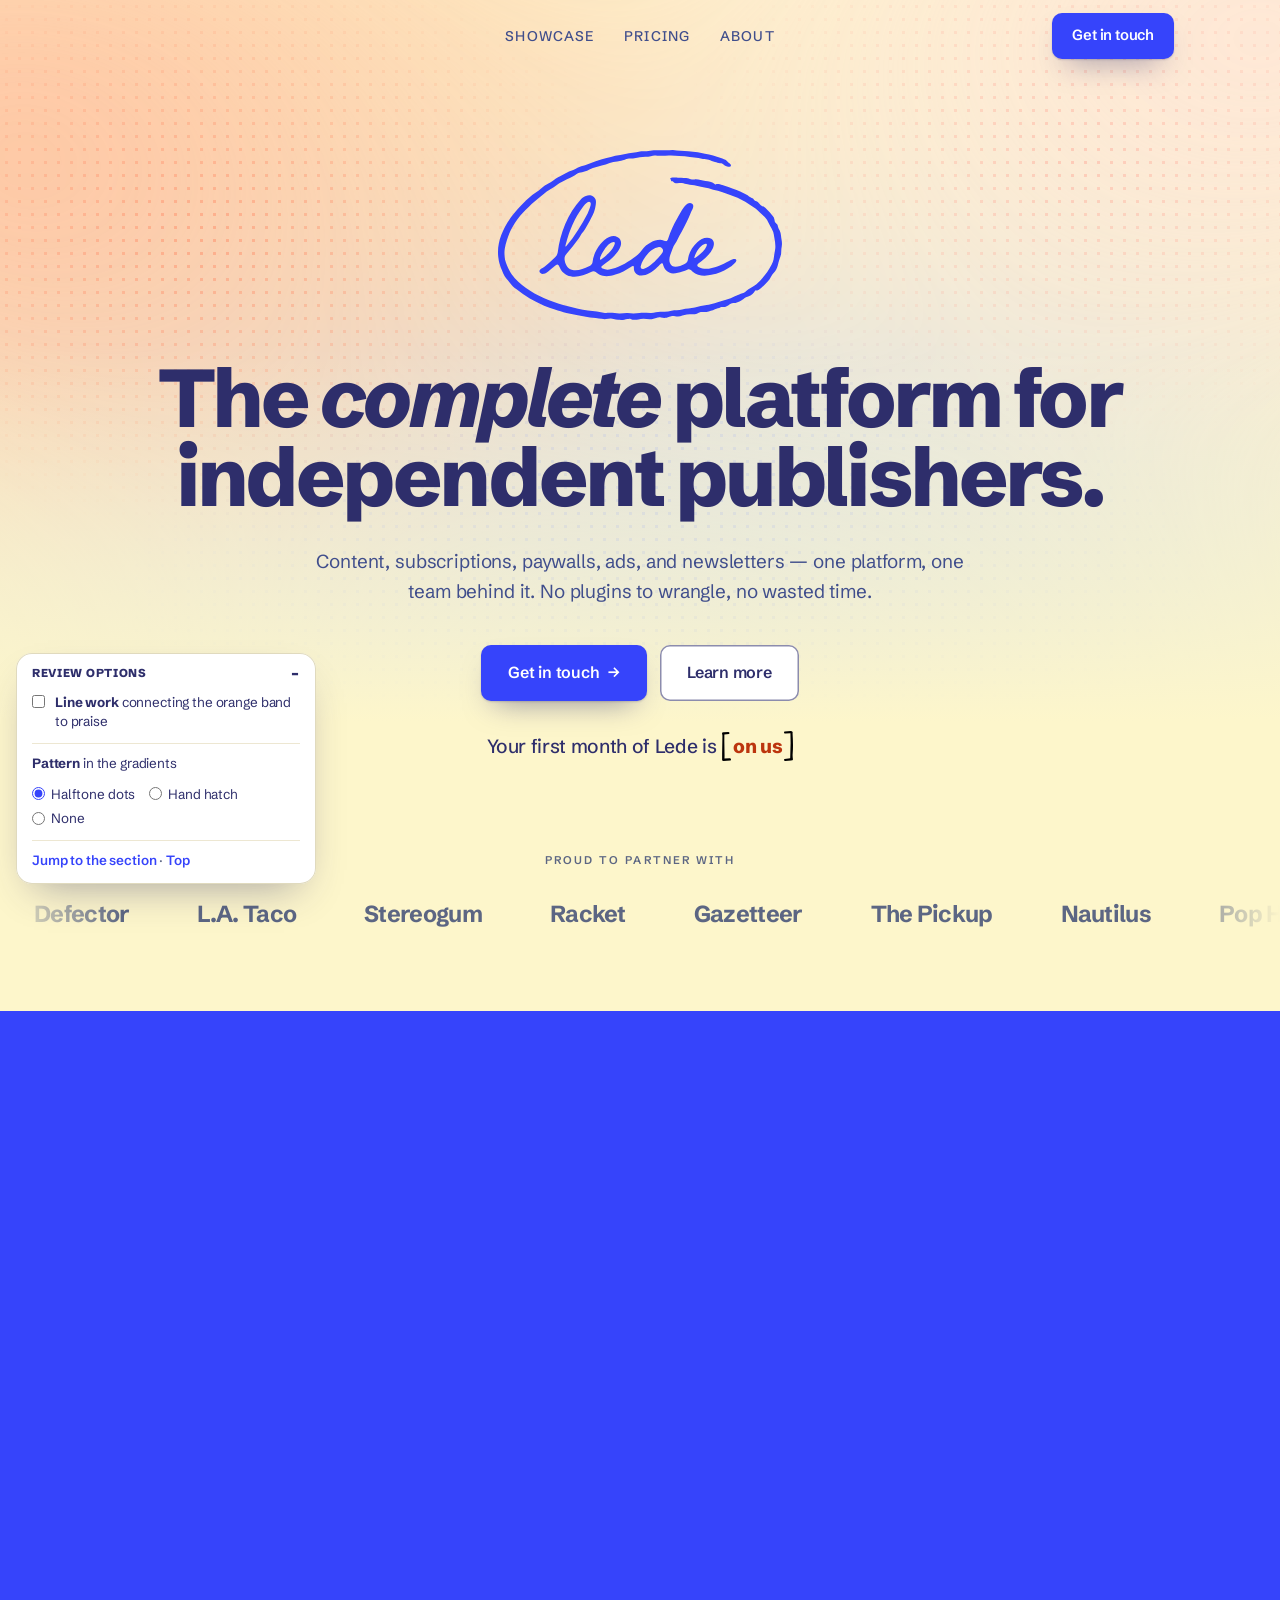
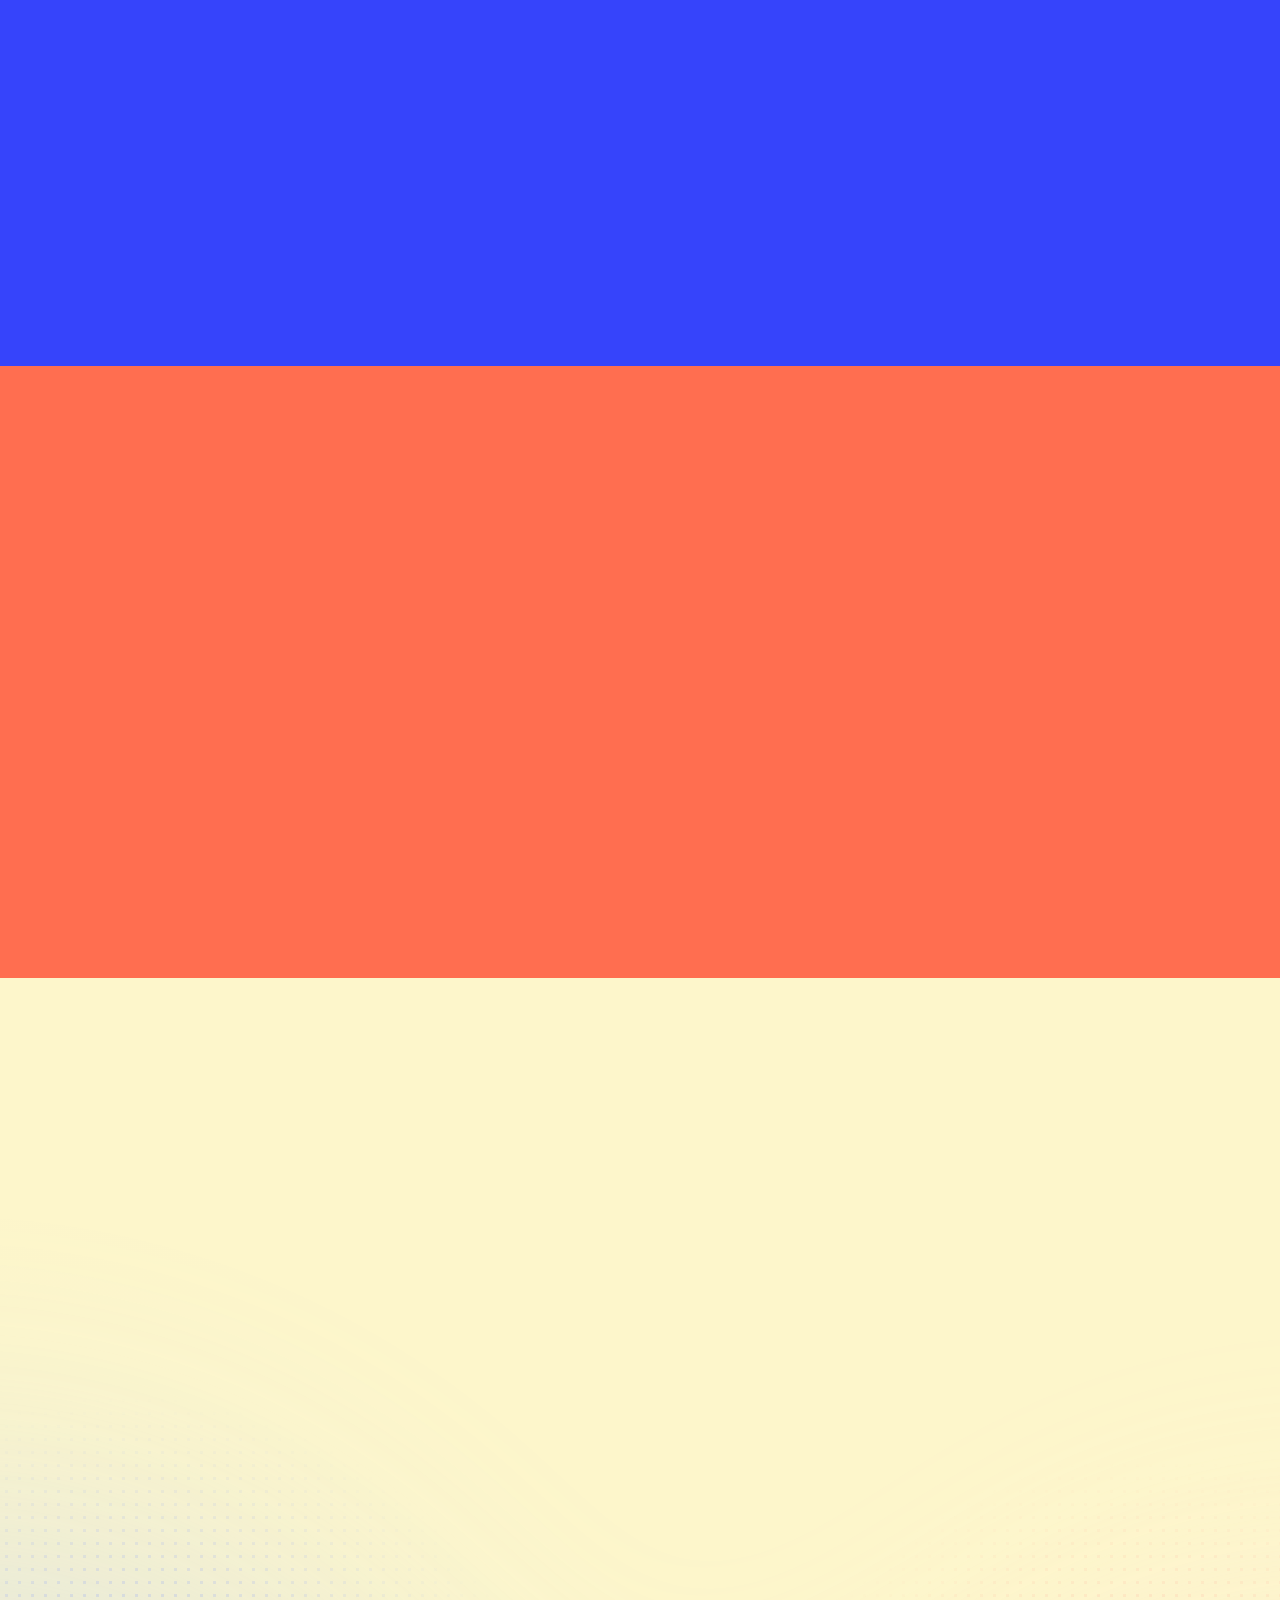
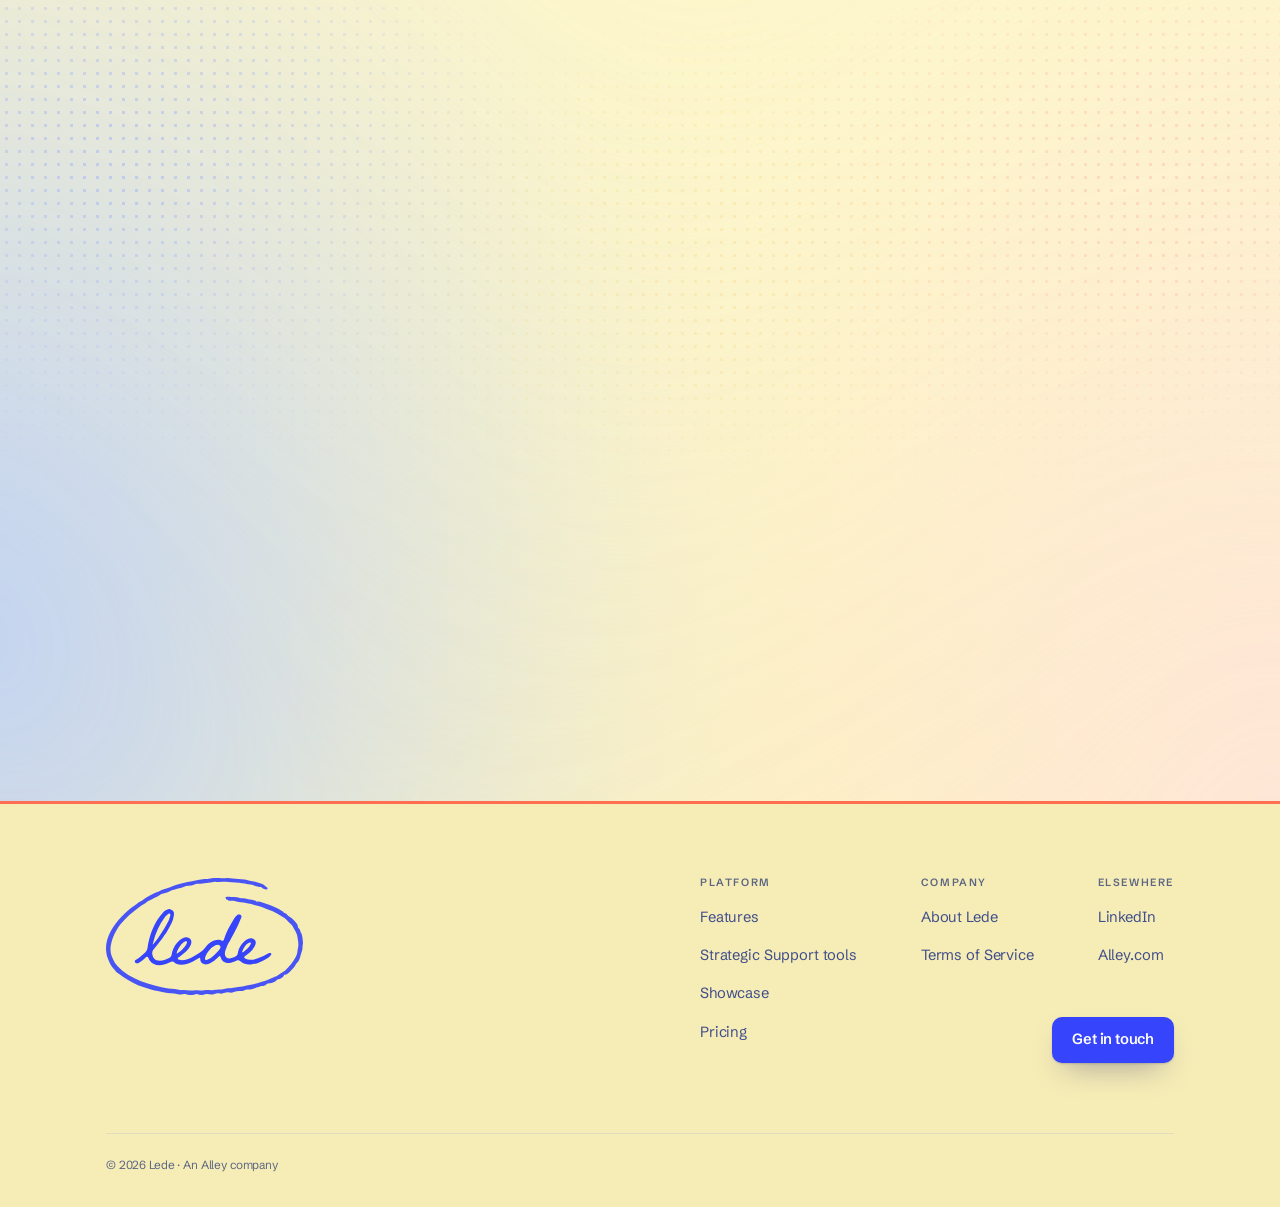
<file: review.html>
<!DOCTYPE html>
<html lang="en" class="no-js">
<head>
<meta charset="utf-8">
<meta name="viewport" content="width=device-width, initial-scale=1">
<meta name="robots" content="noindex, nofollow">
<title>Review options · Lede — The complete platform for independent publishers</title>
<meta name="description" content="Lede is a technology platform for independent publishers. Content, subscriptions, paywalls, ads, and newsletters — one platform, one team behind it.">
<link rel="preconnect" href="https://fonts.googleapis.com">
<link rel="preconnect" href="https://fonts.gstatic.com" crossorigin>
<link href="https://fonts.googleapis.com/css2?family=Schibsted+Grotesk:ital,wght@0,400..900;1,400..900&display=swap" rel="stylesheet">
<link rel="stylesheet" href="css/lede.css">
<link rel="stylesheet" href="css/review.css">
<script>document.documentElement.className = 'js';</script>
<script src="js/lede.js" defer></script>
<script src="js/review.js" defer></script>
</head>
<body class="home">
<header class="nav" id="nav">
  <div class="nav-in">
    <a class="brand" href="index.html" aria-label="Lede — home"><img src="assets/svg/wordmark-nav.svg" width="104" height="43" alt=""></a>
    <nav class="nav-links" aria-label="Main">
      <a href="showcase.html">Showcase</a>
      <a href="pricing.html">Pricing</a>
      <a href="about.html">About</a>
    </nav>
    <div class="nav-cta"><a class="btn btn-p btn-sm" href="#start">Get in touch</a></div>
  </div>
</header>

<main>

<!-- ============================ HERO ============================ -->
<section class="hero" id="top">
  <div class="wash top" aria-hidden="true"><i class="wash-pat"></i></div>
  <div class="wrap hero-in">
    <img class="hero-mark reveal" src="assets/svg/logo-hero.svg" width="320" height="191" alt="Lede">
    <div class="reveal">
      <h1 class="h1">The <em class="it">complete</em> platform for independent publishers.</h1>
      <p class="lead">Content, subscriptions, paywalls, ads, and newsletters &mdash; one platform, one team
        behind it. No plugins to wrangle, no wasted time.</p>
    </div>
    <div class="reveal">
      <div class="hero-ctas">
        <a class="btn btn-p" href="#start">Get in touch <span class="arw" aria-hidden="true">&rarr;</span></a>
        <a class="btn btn-s" href="#platform">Learn more</a>
      </div>
      <p class="offer">Your first month of Lede is <span class="onus"><img class="art" src="assets/svg/bracket-sm-l.svg" width="9" height="29" alt="" aria-hidden="true"><span>on us</span><img class="art" src="assets/svg/bracket-sm-r.svg" width="9" height="29" alt="" aria-hidden="true"></span></p>
    </div>
  </div>

  <div class="trusted reveal">
    <span class="label-up">Proud to partner with</span>
    <div class="mq-mask">
      <div class="mq" id="mq">
        <span>Defector</span><span>L.A. Taco</span><span>Stereogum</span><span>Racket</span><span>Gazetteer</span><span>The Pickup</span><span>Nautilus</span><span>Pop Heist</span><span>The Lost Ogle</span>
      </div>
    </div>
  </div>
</section>

<!-- ============================ FEATURES ============================ -->
<section class="band features" id="platform">
  <div class="wrap">
    <div class="sec-head center reveal">
      <h2 class="h2">Features that work together <em class="it uline">by&nbsp;design<img class="art" src="assets/svg/underline-features.svg" width="183" height="23" alt="" aria-hidden="true"></em>.</h2>
      <p class="lead">Lede&rsquo;s broad range of features are built to work together &mdash; and they&rsquo;re all
        included in Lede&rsquo;s price. No add-ons, no surprise line items.</p>
    </div>
  </div>

  <!-- all five features; one centred, neighbours peeking. Behaviour in js/lede.js -->
  <div class="fcar reveal" data-carousel aria-roledescription="carousel" aria-label="Lede features" tabindex="0">
    <div class="fcar-view">
      <div class="fcar-track">
    <article class="fcard">
      <div class="fc-media">
        <img src="assets/img/feature-revenue.webp" width="1656" height="950" alt="Lede revenue tools: subscription plans, a revenue chart, ad placements and an A/B test." decoding="async">
        <div class="fc-over"><h3>Every revenue stream, in any mix.</h3></div>
      </div>
      <div class="fc-info">
          <div class="fc-row"><b>Any pricing</b><span>Plans, one-off products, coupons and gift subscriptions.</span></div>
          <div class="fc-row"><b>No custom development</b><span>Offer and experiment without waiting on an engineer.</span></div>
          <div class="fc-row"><b>Subscriptions and ads</b><span>Whatever the mix, Lede will support it.</span></div>
        <a class="fc-link" href="showcase.html">See how revenue tools work <i aria-hidden="true">&rarr;</i></a>
      </div>
    </article>
    <article class="fcard">
      <div class="fc-media">
        <img src="assets/img/feature-publishing.webp" width="1658" height="949" alt="The WordPress block editor with a new post open." loading="lazy" decoding="async">
        <div class="fc-over"><h3>Publishing made simple.</h3></div>
      </div>
      <div class="fc-info">
          <div class="fc-row"><b>Built on WordPress</b><span>The most popular and time-tested CMS on the internet.</span></div>
          <div class="fc-row"><b>Expert migration</b><span>Whether you&rsquo;re on WordPress or not, we&rsquo;ll move your content over.</span></div>
          <div class="fc-row"><b>Team training</b><span>We&rsquo;ll train up your team.</span></div>
        <a class="fc-link" href="showcase.html">See how publishing works <i aria-hidden="true">&rarr;</i></a>
      </div>
    </article>
    <article class="fcard">
      <div class="fc-media">
        <img src="assets/img/feature-data.webp" width="1656" height="950" alt="Lede audience dashboard joining newsletter and subscription data." loading="lazy" decoding="async">
        <div class="fc-over"><h3>A complete picture of your whole audience.</h3></div>
      </div>
      <div class="fc-info">
          <div class="fc-row"><b>One roof</b><span>Newsletter and subscription data, together.</span></div>
          <div class="fc-row"><b>Every reader</b><span>A complete picture of the people who read you.</span></div>
        <a class="fc-link" href="showcase.html">See how audience data works <i aria-hidden="true">&rarr;</i></a>
      </div>
    </article>
    <article class="fcard">
      <div class="fc-media">
        <div class="fc-ph" aria-hidden="true"></div><!-- image to come -->
        <div class="fc-over"><h3>Run free newsletters.</h3></div>
      </div>
      <div class="fc-info">
          <div class="fc-row"><b>Free newsletters</b><span>Expand your audience.</span></div>
          <div class="fc-row"><b>Premium editions</b><span>Connect with your most loyal fans.</span></div>
          <div class="fc-row"><b>Powered by Beehiiv</b><span>Sends run through our Beehiiv integration.</span></div>
        <a class="fc-link" href="showcase.html">See how newsletters work <i aria-hidden="true">&rarr;</i></a>
      </div>
    </article>
    <article class="fcard">
      <div class="fc-media">
        <div class="fc-ph" aria-hidden="true"></div><!-- image to come -->
        <div class="fc-over"><h3>Unique layouts, and a look that&rsquo;s yours.</h3></div>
      </div>
      <div class="fc-info">
          <div class="fc-row"><b>Block editor</b><span>WordPress&rsquo;s block editor for crafting layouts.</span></div>
          <div class="fc-row"><b>Design settings</b><span>A suite of settings for the look and feel.</span></div>
          <div class="fc-row"><b>Your brand</b><span>A site that amplifies your brand.</span></div>
        <a class="fc-link" href="showcase.html">See how design control works <i aria-hidden="true">&rarr;</i></a>
      </div>
    </article>
      </div>
    </div>
    <div class="fc-dots"></div>
  </div>
</section>

<!-- ========== SUPPORT: full-bleed persimmon band, not a card ========== -->
<section class="support" id="support">
  <div class="wrap support-in reveal">
    <img class="art corner tl" src="assets/svg/corner-tl.svg" width="60" height="52" alt="" aria-hidden="true">
    <img class="art corner br" src="assets/svg/corner-br.svg" width="61" height="59" alt="" aria-hidden="true">
    <h2 class="h2">But that&rsquo;s not all&hellip;</h2>
    <p class="lead">Lede was designed and built by a team with decades of experience supporting
      publishers with their business, technology, and design challenges. We&rsquo;re ready to
      bring this know-how to your team.</p>
    <div class="pills">
      <a class="pill" href="#start">Learn more about our strategic support services
        <img class="art" src="assets/svg/arrow-pill.svg" width="45" height="11" alt="" aria-hidden="true"></a>
    </div>
  </div>
</section>

<!-- ========== CLOSING: praise and the form share one wash (with halftone) ========== -->
<div class="closing">
<div class="wash bottom" aria-hidden="true"><i class="wash-pat"></i></div>

<section class="praise" id="praise">
  <div class="wrap">
    <div class="praise-body">
      <!-- the lead card rides up over the orange band; the praise head lives inside it -->
      <div class="q-lead reveal">
        <div class="praise-head">
          <h2 class="h2">Praise for Lede</h2>
          <img class="art" src="assets/svg/underline-praise.svg" width="389" height="22" alt="" aria-hidden="true">
        </div>
        <figure>
          <blockquote>The Lede team have been critical partners for Defector since the very beginning of
            our journey. They deeply understand the technical and business needs of
            <span class="mark">independent media operators</span> like ourselves.</blockquote>
          <figcaption class="attr"><span class="nm">Jasper Wang</span><span class="ro">Defector</span></figcaption>
        </figure>
      </div>

      <!-- supporting quotes are SAMPLE copy pending real ones from the client -->
      <div class="q-grid stagger reveal">
        <figure class="q">
          <p>We spend our days reporting, not wrangling plugins. Lede <span class="mark">runs the stack</span> so we don&rsquo;t have to.</p>
          <figcaption class="attr"><span class="nm">The Pickup</span><span class="ro">Detroit food</span></figcaption>
        </figure>
        <figure class="q">
          <p>Memberships, newsletters, and the numbers behind them &mdash; <span class="mark">finally in one place</span>.</p>
          <figcaption class="attr"><span class="nm">L.A. Taco</span><span class="ro">Street-level L.A.</span></figcaption>
        </figure>
        <figure class="q">
          <p>Launching felt less like buying software and more like <span class="mark">gaining a team</span>.</p>
          <figcaption class="attr"><span class="nm">Racket</span><span class="ro">Twin Cities news</span></figcaption>
        </figure>
      </div>
    </div>
  </div>
</section>

<!-- ============================ FINAL CTA ============================ -->
<section class="final" id="start">
  <div class="wrap final-in">
    <div class="final-copy reveal">
      <h2 class="h2">Let&rsquo;s talk</h2>
      <p class="lead">Tell us what you cover, who reads it, and where you want to take it.
        We&rsquo;ll map out the platform and the business together.</p>
      <p class="offer">Your first month of Lede is <span class="onus"><img class="art" src="assets/svg/bracket-lg-l.svg" width="11" height="36" alt="" aria-hidden="true"><span>on us</span><img class="art" src="assets/svg/bracket-lg-r.svg" width="11" height="37" alt="" aria-hidden="true"></span></p>
      <p class="note">Prefer email? Write to <a class="mail-link" href="mailto:hello@joinlede.com">hello@joinlede.com</a>.</p>
    </div>

    <div class="form-card reveal">
      <div id="formView">
        <!-- FORM — NOT CONNECTED. To go live, give the form a real action (or
             POST with fetch in js/lede.js) and drop the preventDefault shim.
             Fields: firstName, lastName, email, publication, message (+ honeypot). -->
        <form id="claimForm" action="#" method="POST" novalidate>
          <div class="form-row">
            <div class="field">
              <label for="firstName">First name <span class="req">*</span></label>
              <input id="firstName" name="firstName" type="text" autocomplete="given-name" placeholder="Jane" required>
            </div>
            <div class="field">
              <label for="lastName">Last name <span class="req">*</span></label>
              <input id="lastName" name="lastName" type="text" autocomplete="family-name" placeholder="Reporter" required>
            </div>
          </div>
          <div class="field">
            <label for="email">Email <span class="req">*</span></label>
            <input id="email" name="email" type="email" autocomplete="email" placeholder="jane@yourpublication.com" required>
          </div>
          <div class="field">
            <label for="publication">Publication / organization</label>
            <input id="publication" name="publication" type="text" autocomplete="organization" placeholder="The Daily Example">
          </div>
          <div class="field">
            <label for="message">What would you like us to know before we meet?</label>
            <textarea id="message" name="message" rows="4" placeholder="What you cover, where you publish today, what you&rsquo;re hoping to change&hellip;"></textarea>
          </div>
          <div class="hp" aria-hidden="true"><label>Company<input name="company" type="text" tabindex="-1" autocomplete="off"></label></div>
          <button type="submit" class="btn btn-p">Submit</button>
          <p class="finehint">We&rsquo;ll only use this to reach back out. No spam &mdash; promise.</p>
        </form>
      </div>
      <div class="success" id="successView" role="status" aria-live="polite">
        <div class="badge-ok" aria-hidden="true"><svg viewBox="0 0 24 24" fill="none" stroke="currentColor" stroke-width="2.4" stroke-linecap="round" stroke-linejoin="round"><path d="M20 6 9 17l-5-5"/></svg></div>
        <h3>Thanks for reaching out!</h3>
        <p>We&rsquo;ll be back in touch very soon to schedule our discussion.</p>
      </div>
    </div>
  </div>
</section>

</div><!-- /.closing -->

</main>

<footer class="foot">
  <div class="wrap">
    <div class="foot-grid">
      <div class="foot-brand"><a href="index.html" aria-label="Lede — home"><img src="assets/svg/logo-footer.svg" width="197" height="117" alt=""></a></div>
      <div class="foot-cols">
        <div>
          <h4>Platform</h4>
          <ul>
            <li><a href="index.html#platform">Features</a></li>
            <li><a href="index.html#support">Strategic Support tools</a></li>
            <li><a href="showcase.html">Showcase</a></li>
            <li><a href="pricing.html">Pricing</a></li>
          </ul>
        </div>
        <div>
          <h4>Company</h4>
          <ul>
            <li><a href="about.html">About Lede</a></li>
            <li><a href="#">Terms of Service</a></li>
          </ul>
        </div>
        <div>
          <h4>Elsewhere</h4>
          <ul>
            <li><a href="#">LinkedIn</a></li>
            <li><a href="https://alley.com" target="_blank" rel="noopener">Alley.com</a></li>
          </ul>
        </div>
      </div>
    </div>
    <div class="foot-cta"><a class="btn btn-p btn-sm" href="#start">Get in touch</a></div>
    <div class="foot-base"><p>&copy; <span id="year">2026</span> Lede &middot; An Alley company</p></div>
  </div>
</footer>

<!-- ===== design review: options panel (review.html only) ===== -->
<aside class="rv" id="rv" aria-label="Design review options">
  <button class="rv-toggle" type="button" aria-expanded="true" aria-controls="rv-body">Review options</button>
  <div class="rv-body" id="rv-body">
    <label class="rv-opt"><input type="checkbox" data-opt="line">
      <span><b>Line work</b> connecting the orange band to praise</span></label>
    <fieldset class="rv-set">
      <legend><b>Pattern</b> in the gradients</legend>
      <label><input type="radio" name="rv-pat" value="" checked> Halftone dots</label>
      <label><input type="radio" name="rv-pat" value="hatch"> Hand hatch</label>
      <label><input type="radio" name="rv-pat" value="nopat"> None</label>
    </fieldset>
    <p class="rv-jump"><a href="#support">Jump to the section</a> &middot; <a href="#top">Top</a></p>
  </div>
</aside>
</body>
</html>
</file>
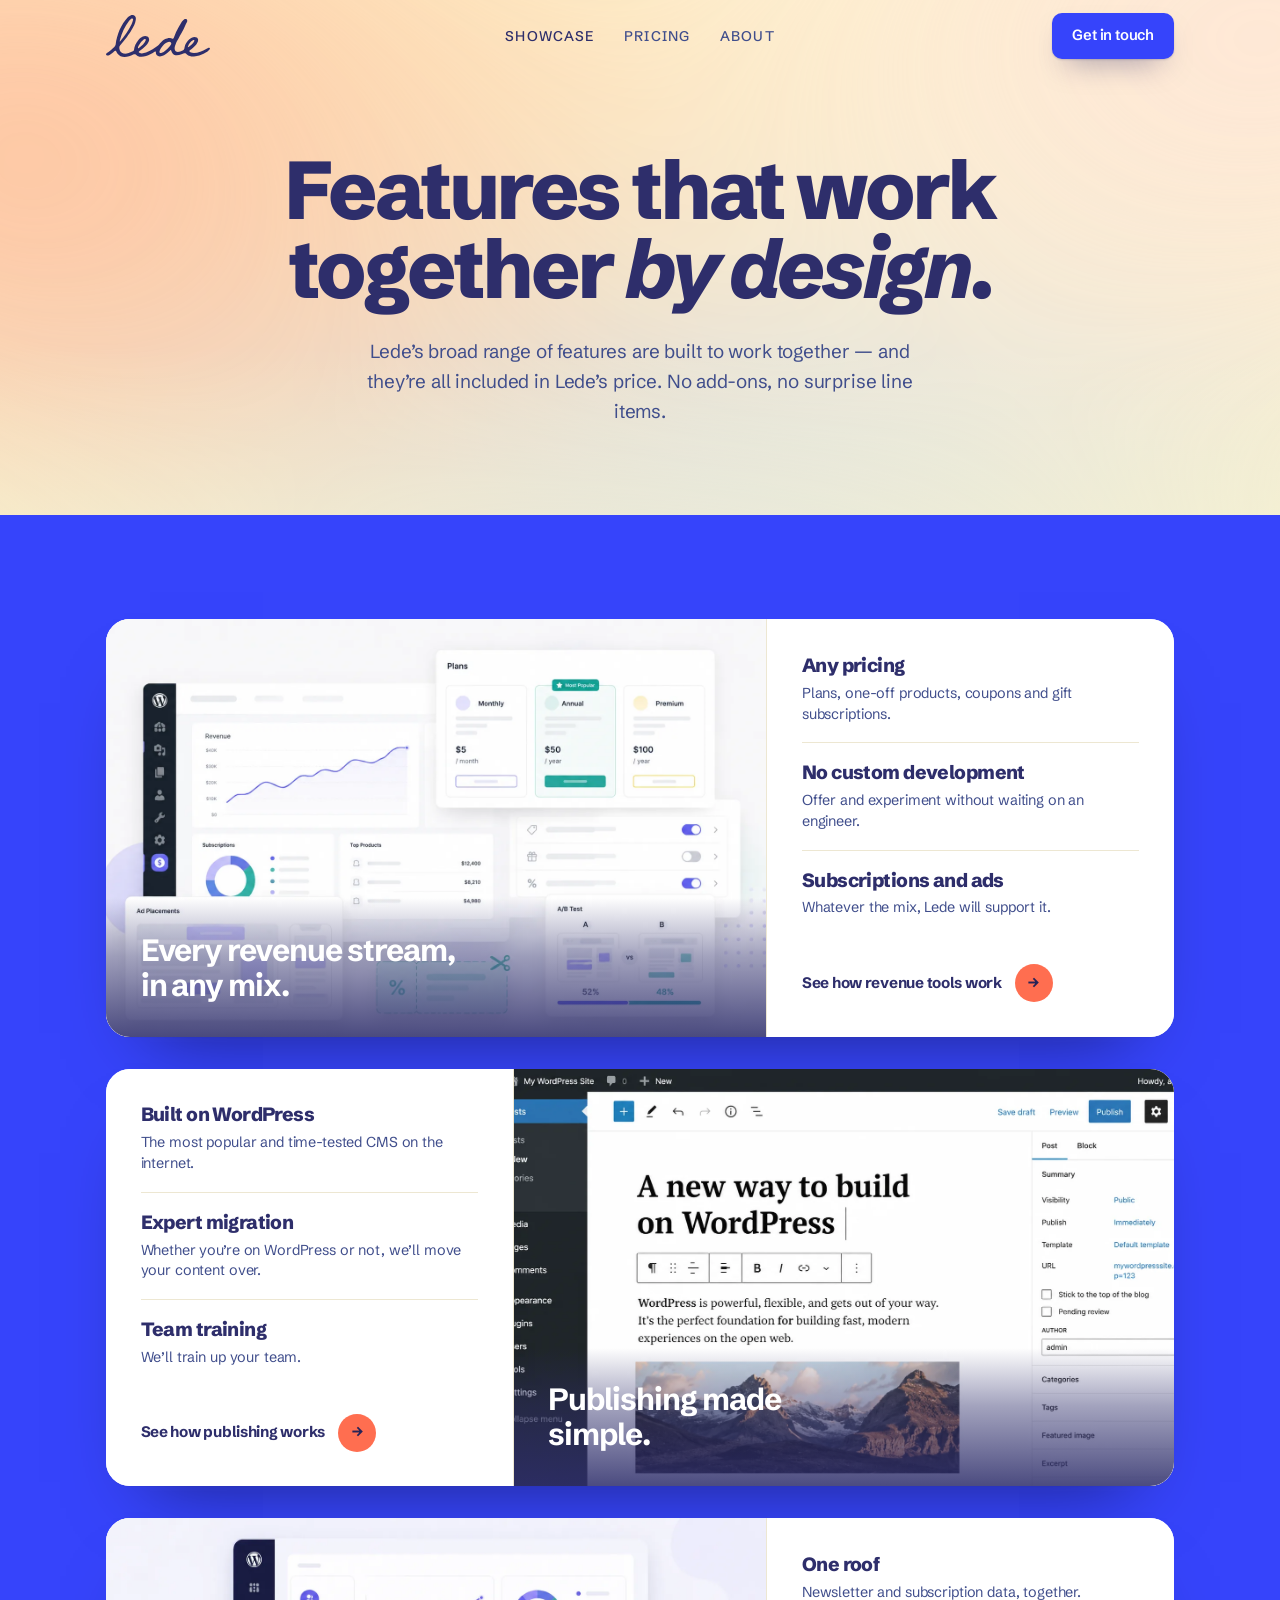
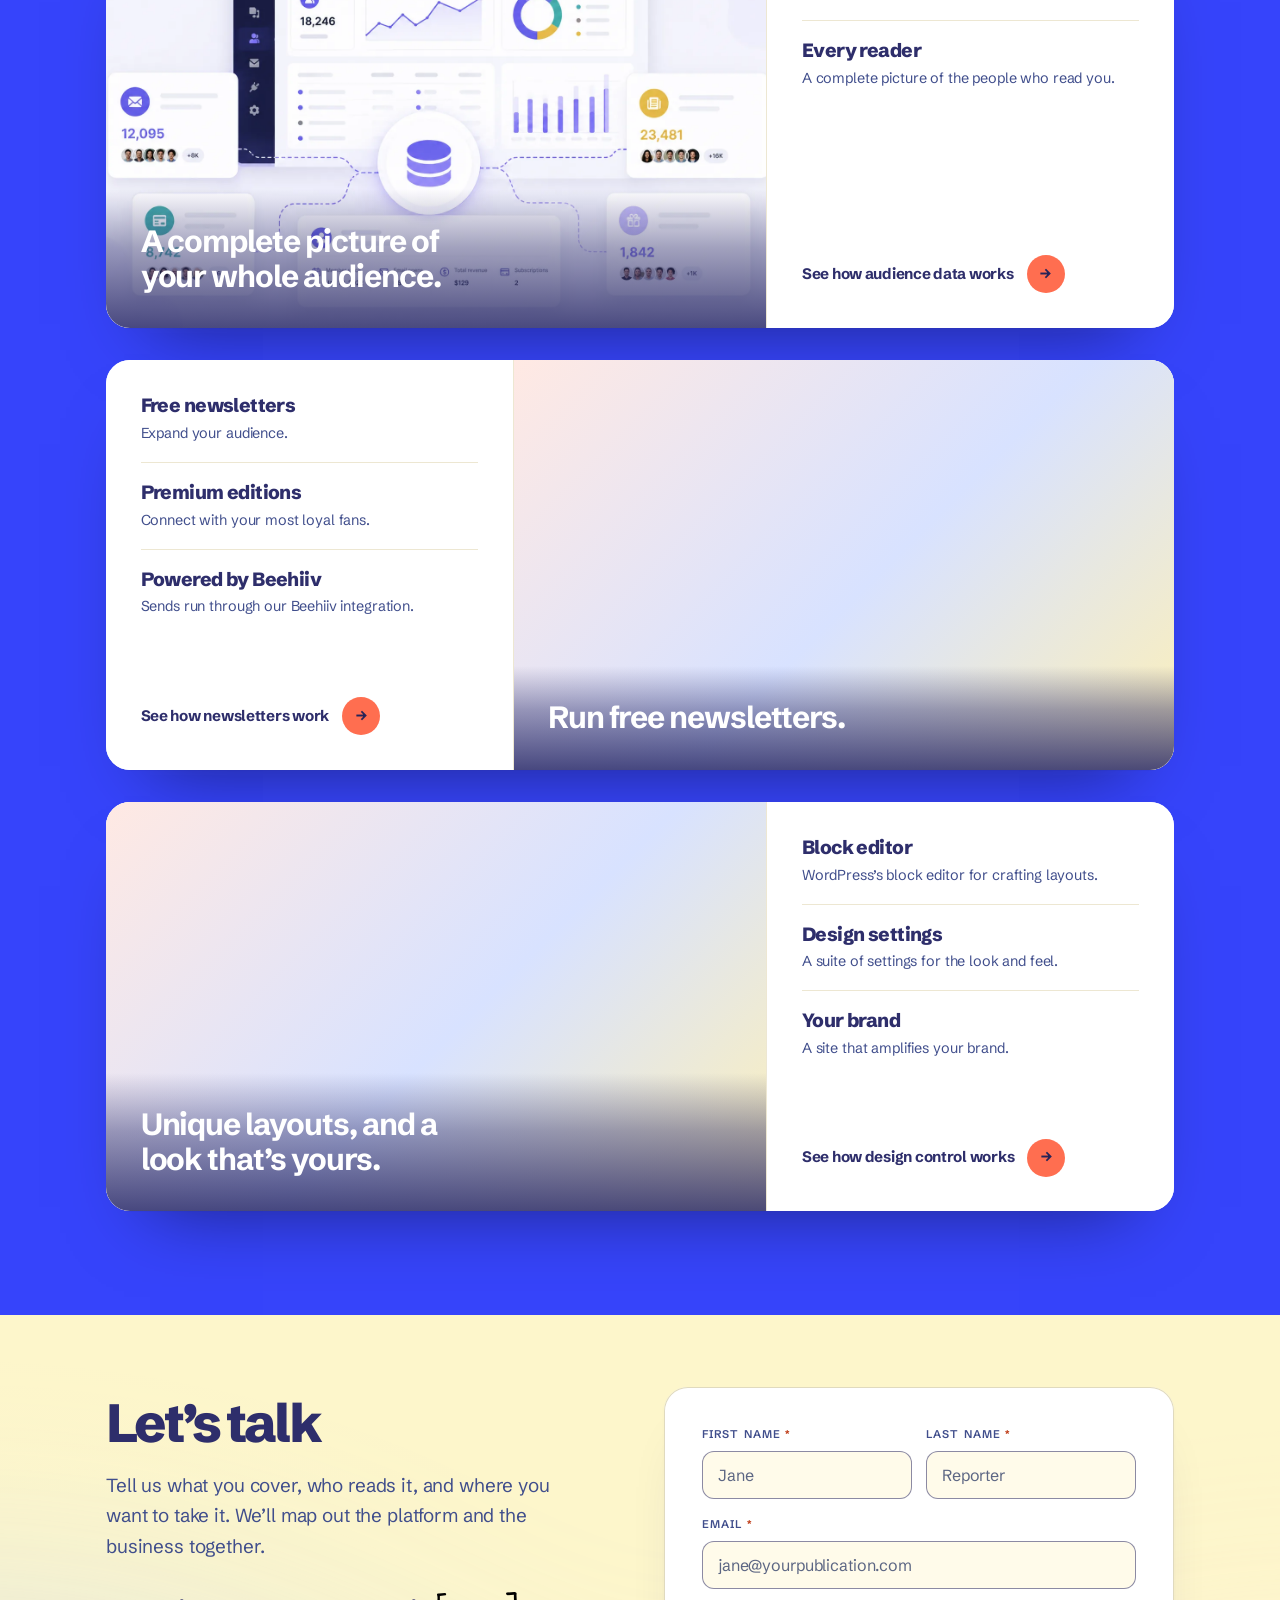
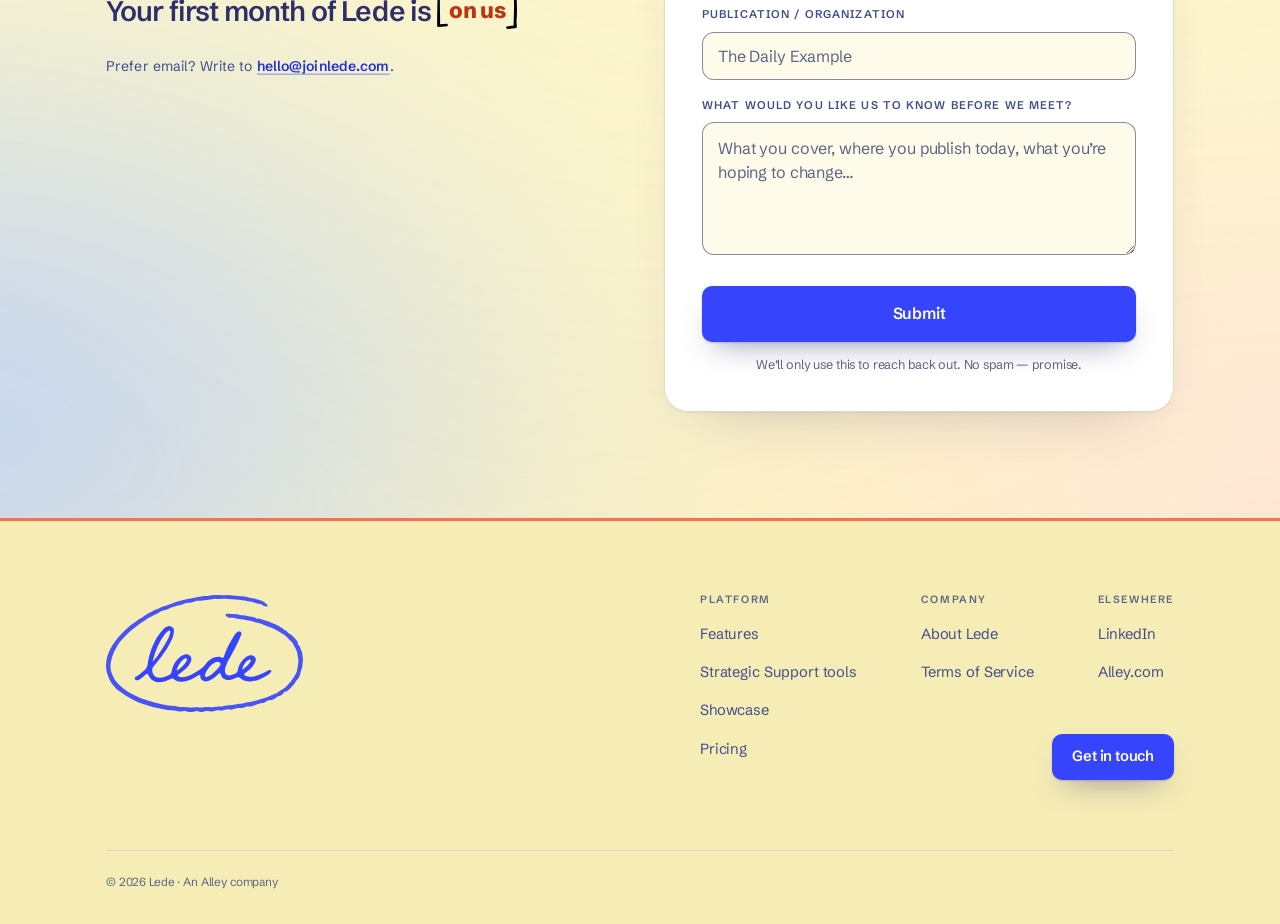
<file: showcase.html>
<!DOCTYPE html>
<html lang="en" class="no-js">
<head>
<meta charset="utf-8">
<meta name="viewport" content="width=device-width, initial-scale=1">
<meta name="robots" content="noindex, nofollow">
<title>Showcase — Lede</title>
<meta name="description" content="Lede features: revenue tools, publishing on WordPress, centralized audience data, newsletters, and design control — built to work together, all included.">
<link rel="preconnect" href="https://fonts.googleapis.com">
<link rel="preconnect" href="https://fonts.gstatic.com" crossorigin>
<link href="https://fonts.googleapis.com/css2?family=Schibsted+Grotesk:ital,wght@0,400..900;1,400..900&display=swap" rel="stylesheet">
<link rel="stylesheet" href="css/lede.css">
<script>document.documentElement.className = 'js';</script>
<script src="js/lede.js" defer></script>
</head>
<body>
<header class="nav" id="nav">
  <div class="nav-in">
    <a class="brand" href="index.html" aria-label="Lede — home"><img src="assets/svg/wordmark-nav.svg" width="104" height="43" alt=""></a>
    <nav class="nav-links" aria-label="Main">
      <a href="showcase.html" aria-current="page">Showcase</a>
      <a href="pricing.html">Pricing</a>
      <a href="about.html">About</a>
    </nav>
    <div class="nav-cta"><a class="btn btn-p btn-sm" href="#start">Get in touch</a></div>
  </div>
</header>

<main>

<!-- ============================ PAGE HEAD (Figma 4520:58) ============================ -->
<section class="page-head showcase-head" id="features">
  <div class="wash top" aria-hidden="true"></div>
  <div class="wrap">
    <div class="sec-head center reveal">
      <h1 class="h1">Features that work together <em class="it">by&nbsp;design</em>.</h1>
      <p class="lead">Lede&rsquo;s broad range of features are built to work together &mdash; and they&rsquo;re all
        included in Lede&rsquo;s price. No add-ons, no surprise line items.</p>
    </div>
  </div>
</section>

<!-- ============================ FEATURES ============================ -->
<section class="band stack" aria-label="Lede features">
  <div class="wrap">
    <ol class="fstack">
    <li class="fcard reveal">
      <div class="fc-media">
        <img src="assets/img/feature-revenue.webp" width="1656" height="950" alt="Lede revenue tools: subscription plans, a revenue chart, ad placements and an A/B test." decoding="async">
        <div class="fc-over"><h2>Every revenue stream, in any mix.</h2></div>
      </div>
      <div class="fc-info">
          <div class="fc-row"><b>Any pricing</b><span>Plans, one-off products, coupons and gift subscriptions.</span></div>
          <div class="fc-row"><b>No custom development</b><span>Offer and experiment without waiting on an engineer.</span></div>
          <div class="fc-row"><b>Subscriptions and ads</b><span>Whatever the mix, Lede will support it.</span></div>
        <a class="fc-link" href="#start">See how revenue tools work <i aria-hidden="true">&rarr;</i></a>
      </div>
    </li>
    <li class="fcard reveal">
      <div class="fc-media">
        <img src="assets/img/feature-publishing.webp" width="1658" height="949" alt="The WordPress block editor with a new post open." loading="lazy" decoding="async">
        <div class="fc-over"><h2>Publishing made simple.</h2></div>
      </div>
      <div class="fc-info">
          <div class="fc-row"><b>Built on WordPress</b><span>The most popular and time-tested CMS on the internet.</span></div>
          <div class="fc-row"><b>Expert migration</b><span>Whether you&rsquo;re on WordPress or not, we&rsquo;ll move your content over.</span></div>
          <div class="fc-row"><b>Team training</b><span>We&rsquo;ll train up your team.</span></div>
        <a class="fc-link" href="#start">See how publishing works <i aria-hidden="true">&rarr;</i></a>
      </div>
    </li>
    <li class="fcard reveal">
      <div class="fc-media">
        <img src="assets/img/feature-data.webp" width="1656" height="950" alt="Lede audience dashboard joining newsletter and subscription data." loading="lazy" decoding="async">
        <div class="fc-over"><h2>A complete picture of your whole audience.</h2></div>
      </div>
      <div class="fc-info">
          <div class="fc-row"><b>One roof</b><span>Newsletter and subscription data, together.</span></div>
          <div class="fc-row"><b>Every reader</b><span>A complete picture of the people who read you.</span></div>
        <a class="fc-link" href="#start">See how audience data works <i aria-hidden="true">&rarr;</i></a>
      </div>
    </li>
    <li class="fcard reveal">
      <div class="fc-media">
        <div class="fc-ph" aria-hidden="true"></div><!-- image to come -->
        <div class="fc-over"><h2>Run free newsletters.</h2></div>
      </div>
      <div class="fc-info">
          <div class="fc-row"><b>Free newsletters</b><span>Expand your audience.</span></div>
          <div class="fc-row"><b>Premium editions</b><span>Connect with your most loyal fans.</span></div>
          <div class="fc-row"><b>Powered by Beehiiv</b><span>Sends run through our Beehiiv integration.</span></div>
        <a class="fc-link" href="#start">See how newsletters work <i aria-hidden="true">&rarr;</i></a>
      </div>
    </li>
    <li class="fcard reveal">
      <div class="fc-media">
        <div class="fc-ph" aria-hidden="true"></div><!-- image to come -->
        <div class="fc-over"><h2>Unique layouts, and a look that&rsquo;s yours.</h2></div>
      </div>
      <div class="fc-info">
          <div class="fc-row"><b>Block editor</b><span>WordPress&rsquo;s block editor for crafting layouts.</span></div>
          <div class="fc-row"><b>Design settings</b><span>A suite of settings for the look and feel.</span></div>
          <div class="fc-row"><b>Your brand</b><span>A site that amplifies your brand.</span></div>
        <a class="fc-link" href="#start">See how design control works <i aria-hidden="true">&rarr;</i></a>
      </div>
    </li>
    </ol>
  </div>
</section>

<div class="closing">
<div class="wash bottom" aria-hidden="true"></div>
<!-- ============================ FINAL CTA ============================ -->
<section class="final" id="start">
  <div class="wrap final-in">
    <div class="final-copy reveal">
      <h2 class="h2">Let&rsquo;s talk</h2>
      <p class="lead">Tell us what you cover, who reads it, and where you want to take it.
        We&rsquo;ll map out the platform and the business together.</p>
      <p class="offer">Your first month of Lede is <span class="onus"><img class="art" src="assets/svg/bracket-lg-l.svg" width="11" height="36" alt="" aria-hidden="true"><span>on us</span><img class="art" src="assets/svg/bracket-lg-r.svg" width="11" height="37" alt="" aria-hidden="true"></span></p>
      <p class="note">Prefer email? Write to <a class="mail-link" href="mailto:hello@joinlede.com">hello@joinlede.com</a>.</p>
    </div>

    <div class="form-card reveal">
      <div id="formView">
        <!-- FORM — NOT CONNECTED. To go live, give the form a real action (or
             POST with fetch in js/lede.js) and drop the preventDefault shim.
             Fields: firstName, lastName, email, publication, message (+ honeypot). -->
        <form id="claimForm" action="#" method="POST" novalidate>
          <div class="form-row">
            <div class="field">
              <label for="firstName">First name <span class="req">*</span></label>
              <input id="firstName" name="firstName" type="text" autocomplete="given-name" placeholder="Jane" required>
            </div>
            <div class="field">
              <label for="lastName">Last name <span class="req">*</span></label>
              <input id="lastName" name="lastName" type="text" autocomplete="family-name" placeholder="Reporter" required>
            </div>
          </div>
          <div class="field">
            <label for="email">Email <span class="req">*</span></label>
            <input id="email" name="email" type="email" autocomplete="email" placeholder="jane@yourpublication.com" required>
          </div>
          <div class="field">
            <label for="publication">Publication / organization</label>
            <input id="publication" name="publication" type="text" autocomplete="organization" placeholder="The Daily Example">
          </div>
          <div class="field">
            <label for="message">What would you like us to know before we meet?</label>
            <textarea id="message" name="message" rows="4" placeholder="What you cover, where you publish today, what you&rsquo;re hoping to change&hellip;"></textarea>
          </div>
          <div class="hp" aria-hidden="true"><label>Company<input name="company" type="text" tabindex="-1" autocomplete="off"></label></div>
          <button type="submit" class="btn btn-p">Submit</button>
          <p class="finehint">We&rsquo;ll only use this to reach back out. No spam &mdash; promise.</p>
        </form>
      </div>
      <div class="success" id="successView" role="status" aria-live="polite">
        <div class="badge-ok" aria-hidden="true"><svg viewBox="0 0 24 24" fill="none" stroke="currentColor" stroke-width="2.4" stroke-linecap="round" stroke-linejoin="round"><path d="M20 6 9 17l-5-5"/></svg></div>
        <h3>Thanks for reaching out!</h3>
        <p>We&rsquo;ll be back in touch very soon to schedule our discussion.</p>
      </div>
    </div>
  </div>
</section>

</div><!-- /.closing -->

</main>

<footer class="foot">
  <div class="wrap">
    <div class="foot-grid">
      <div class="foot-brand"><a href="index.html" aria-label="Lede — home"><img src="assets/svg/logo-footer.svg" width="197" height="117" alt=""></a></div>
      <div class="foot-cols">
        <div>
          <h4>Platform</h4>
          <ul>
            <li><a href="index.html#platform">Features</a></li>
            <li><a href="index.html#support">Strategic Support tools</a></li>
            <li><a href="showcase.html">Showcase</a></li>
            <li><a href="pricing.html">Pricing</a></li>
          </ul>
        </div>
        <div>
          <h4>Company</h4>
          <ul>
            <li><a href="about.html">About Lede</a></li>
            <li><a href="#">Terms of Service</a></li>
          </ul>
        </div>
        <div>
          <h4>Elsewhere</h4>
          <ul>
            <li><a href="#">LinkedIn</a></li>
            <li><a href="https://alley.com" target="_blank" rel="noopener">Alley.com</a></li>
          </ul>
        </div>
      </div>
    </div>
    <div class="foot-cta"><a class="btn btn-p btn-sm" href="#start">Get in touch</a></div>
    <div class="foot-base"><p>&copy; <span id="year">2026</span> Lede &middot; An Alley company</p></div>
  </div>
</footer>
</body>
</html>
</file>
<file: css/lede.css>
/* ============================================================
   LEDE — v13 · the one stylesheet every page shares
   Rebuilt from the Figma frames (file joinlede.com-redesign, page
   "Homepage (26)"): home 4068:2, pricing 4515:44, showcase 4520:58.
   Tokens are v12 "Ember" with the Figma's new blue (#3644FB). Type
   is Schibsted throughout — the mono face is gone. The scroll-drawn
   line is gone. Hand-drawn art lives in assets/svg/.

   Pages: index.html (home) · pricing.html · showcase.html · about.html
   Home only: body.home hides the nav wordmark until the header sticks.
   ============================================================ */

/* FONT SWAP: Schibsted Grotesk is a stand-in for an Adobe Fonts face.
   Change --sans below (and the <link> in each page) — nothing else moves. */

:root{
  /* ---------- grounds ---------- */
  --ground:      #FDF6CB;   /* page ground — the signature butter cream, NOT white */
  --ground-2:    #FFFBEA;   /* paler butter — the bundle section, so the card pops */
  --ground-3:    #F6ECB6;   /* toasted butter — the footer close */
  --surface:     #FFFFFF;   /* cards, product planes. On cream a card is 1.09:1, so
                               every card also carries a --line hairline. */
  --surface-2:   #FFFBEA;   /* nested panels, input fields */

  /* ---------- ink. Deep indigo, never black and never brown ---------- */
  --ink:         #2E2E6B;   /* 11.2:1 on the cream ground */
  --ink-soft:    #404E8C;   /* body — shifted toward blue so it reads cool on yellow */
  --ink-faint:   #5C6683;   /* meta — steel slate, 5.2:1 on cream */

  /* ---------- accents ---------- */
  --accent:      #3644FB;   /* v13 blue (Figma) — primary action, links, the band. 5.7:1 on cream, white on it 6.2:1 */
  --accent-deep: #2331D6;   /* hover / pressed */
  --accent-ink:  #FFFFFF;
  --pop:         #FF6E50;   /* persimmon — FILLS ONLY, never text on a light ground */
  --pop-deep:    #E85A3C;
  --pop-ink:     #262357;   /* the label colour on a persimmon fill — 5.2:1 */
  --warm:        #FF6E50;
  --warm-ink:    #BC350E;   /* persimmon darkened until it is legal as text — 5.3:1 on cream */

  /* ---------- the saturated band (platform section) ---------- */
  --band:        #3644FB;
  --band-ink:    #FFFFFF;
  --band-ink-soft:#E6ECFF;
  --band-rule:   #FDF0B8;   /* the rule under the emphasised phrase, ON the band —
                               persimmon is only 2.4:1 on cerulean, butter is 9.1:1 */

  /* ---------- the bundle card ---------- */
  --bundle:      #FF6E50;
  --bundle-ink:  #262357;
  --bundle-soft: #1F1C4A;
  --bundle-line: rgba(31,28,74,.62);   /* the pill stroke is the pill's only edge */
  --bundle-pill: rgba(255,253,246,.82);
  /* persimmon is mid-value: no text colour is legible enough on it to make one word
     jump. So on this palette the highlighted word becomes a cream marker block. */
  --mark-fg:     #2E2E6B;
  --mark-bg:     #FDF6CB;

  /* ---------- tints: card and pill surfaces. On cream these separate by HUE,
       not by luminance, so they are authored as opaque hexes. ---------- */
  --tint-1:      #E4EBFF;   /* blue */
  --tint-2:      #FFE9E3;   /* rose */
  --tint-3:      #FDF0B8;   /* butter */
  --tint-4:      #D8E2FF;   /* periwinkle */
  --tint-5:      #FFE1DC;   /* rose, light */

  /* ---------- rules ---------- */
  --line:        #E0DABE;
  --line-2:      #EDE7D2;
  --line-ink:    #2E2E6B;   /* the hand-drawn stroke — indigo ink, not black */

  /* ---------- the two washes. Warm opens, cool closes. Every stop is a LIGHT
       value so dark ink survives wherever they composite. The persimmon stop and
       the periwinkle stop are placed far apart on purpose: overlapped, they
       composite to a dead lavender. ---------- */
  --wash1-a:     #FFB394;   /* persimmon, lifted — upper left */
  --wash1-b:     #FFE1DC;   /* rose — upper right */
  --wash1-c:     #B9CCFF;   /* periwinkle — lower centre, clear of the persimmon */
  --wash2-a:     #AFC8FF;
  --wash2-b:     #FFE1DC;
  --wash2-c:     #FDF0B8;

  --input-line:  rgba(46,46,107,.55);   /* form + secondary-button stroke, 3:1 on white */
  --warm-deep:   #A22E0C;               /* the eyebrow, darkened for the closing wash */
  --sh-band:     0,0,0;                 /* on the saturated band an indigo-tinted shadow is
                                           invisible, so cards there cast a neutral one */

  /* derived: ink and accent at alpha, so nothing downstream hardcodes a colour.
     These are the ONLY reason this file and v11-volt differ solely in :root. */
  --ink-a12:     rgba(46,46,107,.12);
  --ink-a14:     rgba(46,46,107,.14);
  --ink-a16:     rgba(46,46,107,.16);
  --ink-a18:     rgba(46,46,107,.18);
  --ink-a34:     rgba(46,46,107,.34);
  --accent-a16:  rgba(54,68,251,.16);
  --accent-a40:  rgba(54,68,251,.4);
  --ground-0:    rgba(253,246,203,0);   /* --ground at zero alpha, for wash fades */
  --nav-bg:      rgba(253,246,203,.9);
  --rule-top:    #FF6E50;               /* the 3px rule over the footer */
  --tick:        url("data:image/svg+xml,%3Csvg xmlns='http://www.w3.org/2000/svg' viewBox='0 0 18 18'%3E%3Cpath d='M5 9.4l2.6 2.6L13 6.6' fill='none' stroke='%23262357' stroke-width='2' stroke-linecap='round' stroke-linejoin='round'/%3E%3C/svg%3E");

  /* shadows are tinted with the indigo, never with black */
  --sh: 46,46,107;

  --sans: "Schibsted Grotesk", "Helvetica Neue", Arial, sans-serif;
  /* v13: the Figma set everything in Schibsted — no mono face is loaded */

  --max: 1180px;
  --gut: clamp(20px, 5vw, 56px);
  --ov:  clamp(72px, 10vw, 150px);   /* how far the praise card rides up over the support band */
  --r-xl: 24px;
  --r-lg: 18px;
  --r-md: 12px;

  --shadow-card: 0 1px 0 rgba(var(--sh),.04), 0 2px 6px -3px rgba(var(--sh),.08),
                 0 30px 60px -40px rgba(var(--sh),.30);

  --ease: cubic-bezier(.22,1,.36,1);
  --ease-soft: cubic-bezier(.4,0,.2,1);
}

*,*::before,*::after{ box-sizing:border-box; }
html{ -webkit-text-size-adjust:100%; scroll-behavior:smooth; }
body{
  margin:0; background:var(--ground); color:var(--ink);
  font-family:var(--sans); font-size:17px; line-height:1.62;
  font-weight:400; letter-spacing:-.008em;
  -webkit-font-smoothing:antialiased; -moz-osx-font-smoothing:grayscale;
  overflow-x:hidden;
}
img,svg{ display:block; max-width:100%; }
figure,blockquote{ margin:0; }
a{ color:inherit; text-decoration:none; }
button{ font:inherit; color:inherit; cursor:pointer; }
::selection{ background:var(--pop); color:var(--pop-ink); }
:focus-visible{ outline:2.5px solid var(--accent); outline-offset:3px; border-radius:4px; }

.wrap{ width:100%; max-width:var(--max); margin:0 auto; padding-inline:var(--gut); }
.sr{ position:absolute; width:1px; height:1px; overflow:hidden; clip:rect(0 0 0 0); }

/* ============================================================
   TYPE
   ============================================================ */
h1,h2,h3,h4{ margin:0; font-weight:700; letter-spacing:-.035em; line-height:1.02; }
.h1{ font-size:clamp(2.75rem, 6.4vw, 5.5rem); font-weight:800; letter-spacing:-.042em; line-height:.97; }
.h2{ font-size:clamp(2.15rem, 4.2vw, 3.5rem); font-weight:800; letter-spacing:-.04em; line-height:1.02; }
.h3{ font-size:1.28rem; font-weight:700; line-height:1.22; letter-spacing:-.024em; }
.it{ font-style:italic; font-weight:800; }
.lead{ font-size:clamp(1.04rem,1.5vw,1.18rem); line-height:1.6; letter-spacing:-.0075em; color:var(--ink-soft); margin:0; }
.body-sm{ font-size:.95rem; line-height:1.58; color:var(--ink-soft); margin:0; }
.mark{ color:var(--warm-ink); font-weight:800; }
.label-up{ font-size:.7rem; font-weight:600; letter-spacing:.18em; text-transform:uppercase; color:var(--ink-faint); }
.mail-link{ color:var(--accent-deep); font-weight:600; box-shadow:inset 0 -1.5px 0 var(--accent-a40); transition:box-shadow .3s; }
.mail-link:hover{ box-shadow:inset 0 -2.5px 0 var(--accent-deep); }

.sec-head{ max-width:640px; }
.sec-head.center{ max-width:860px; margin:0 auto; text-align:center; }
.sec-head .lead{ margin-top:20px; max-width:620px; }
.sec-head.center .lead{ max-width:640px; margin-inline:auto; }

/* hand-drawn art sits in the flow as an <img>; decorative ones are aria-hidden */
.art{ display:block; height:auto; pointer-events:none; user-select:none; }

/* "[on us]" — the offer phrase between two hand-drawn brackets */
.onus{ display:inline-flex; align-items:center; white-space:nowrap; vertical-align:middle; color:var(--warm-ink); font-weight:800; }
.onus .art{ flex:0 0 auto; }

/* ============================================================
   THE WASH — one recipe, three light stops, heavy blur. Used twice
   per page: the opening wash under the page head, and the closing
   wash under the form. (Client rule since v9.)
   ============================================================ */
.wash{ position:absolute; inset:0; z-index:0; pointer-events:none; overflow:hidden; }
.wash::before{
  content:""; position:absolute; inset:-28% -22%;
  background:
    radial-gradient(64% 58% at 16% 30%, var(--wash1-a) 0%, transparent 70%),
    radial-gradient(62% 56% at 84% 20%, var(--wash1-b) 0%, transparent 70%),
    radial-gradient(82% 68% at 52% 78%, var(--wash1-c) 0%, transparent 72%);
  filter:blur(120px); opacity:.86;
}
.wash.top{ inset:0 0 auto; height:min(88vh, 880px); }
.wash.top::after{
  content:""; position:absolute; inset:auto 0 0; height:56%;
  background:linear-gradient(180deg, var(--ground-0), var(--ground) 84%);
}
.closing{ position:relative; isolation:isolate; }
.wash.bottom::before{
  background:
    radial-gradient(60% 56% at 12% 74%, var(--wash2-a) 0%, transparent 70%),
    radial-gradient(56% 60% at 88% 82%, var(--wash2-b) 0%, transparent 70%),
    radial-gradient(70% 62% at 58% 96%, var(--wash2-c) 0%, transparent 72%);
}
.wash.bottom::after{
  content:""; position:absolute; inset:0 0 auto; height:24%;
  background:linear-gradient(0deg, var(--ground-0), var(--ground) 94%);
}
.closing > section{ position:relative; z-index:1; }

/* halftone: dots cut out of a deepened copy of each wash, so they carry the
   gradient's own colour. A real child, so it paints between the blurred
   ::before and the ::after fade to ground. --pat is the dot tile, so
   review.html can swap in other patterns. */
:root{ --pat: radial-gradient(circle, #000 1.4px, transparent 2px) 0 0 / 13px 13px; }
.wash-pat{
  position:absolute; inset:0; opacity:.4;
  -webkit-mask:var(--pat);
          mask:var(--pat);
}
.wash.top .wash-pat{
  background:
    radial-gradient(48% 52% at 16% 30%, #FF7A55 0%, transparent 72%),
    radial-gradient(44% 50% at 84% 20%, #FF9C8C 0%, transparent 72%),
    radial-gradient(60% 56% at 52% 78%, #7D95FF 0%, transparent 74%);
}
/* closing: the colour sits higher than the wash's own, and a fade layer stops
   the dots before the form ends, so they never run into the footer */
.wash.bottom .wash-pat{
  background:
    radial-gradient(46% 40% at 10% 58%, #7D95FF 0%, transparent 72%),
    radial-gradient(44% 40% at 90% 62%, #FF9C8C 0%, transparent 72%),
    radial-gradient(52% 36% at 56% 70%, #EFC24A 0%, transparent 74%);
  -webkit-mask:var(--pat), linear-gradient(180deg, #000 52%, transparent 80%);
  -webkit-mask-composite:source-in;
  mask:var(--pat), linear-gradient(180deg, #000 52%, transparent 80%);
  mask-composite:intersect;
}
.page-head{ position:relative; overflow:clip; isolation:isolate; }
.page-head > .wrap{ position:relative; z-index:1; }

/* ---------- reveal ---------- */
.reveal{ opacity:0; transform:translateY(18px); transition:opacity .8s var(--ease), transform .8s var(--ease); }
.reveal.is-in{ opacity:1; transform:none; }
.stagger>*{ opacity:0; transform:translateY(16px); transition:opacity .7s var(--ease), transform .7s var(--ease); }
.stagger.is-in>*{ opacity:1; transform:none; }
.stagger.is-in>*:nth-child(2){ transition-delay:.08s; }
.stagger.is-in>*:nth-child(3){ transition-delay:.14s; }
.stagger.is-in>*:nth-child(4){ transition-delay:.20s; }
.stagger.is-in>*:nth-child(5){ transition-delay:.26s; }
.stagger.is-in>*:nth-child(6){ transition-delay:.32s; }

/* ---------- buttons ---------- */
.btn{
  display:inline-flex; align-items:center; gap:.6em; border:0;
  padding:15px 27px; border-radius:10px; font-size:1rem; font-weight:600;
  letter-spacing:-.014em; position:relative; isolation:isolate;
  transition:transform .4s var(--ease), box-shadow .4s var(--ease), background .3s;
}
.btn-p{ background:var(--accent); color:var(--accent-ink); box-shadow:0 1px 2px rgba(var(--sh),.2), 0 14px 30px -14px rgba(var(--sh),.55); }
.btn-p:hover{ transform:translateY(-2px); background:var(--accent-deep); box-shadow:0 1px 2px rgba(var(--sh),.24), 0 22px 42px -16px rgba(var(--sh),.6); }
.btn-p .arw{ transition:transform .4s var(--ease); }
.btn-p:hover .arw{ transform:translateX(4px); }
.btn-s{ background:var(--surface); color:var(--ink); box-shadow:inset 0 0 0 1.5px var(--input-line); }
.btn-s:hover{ transform:translateY(-2px); box-shadow:inset 0 0 0 1.5px var(--ink-soft); }
.btn-sm{ padding:11px 20px; font-size:.925rem; }

/* ============================================================
   HEADER — Figma: wordmark left, links centred, button right.
   Transparent at rest; cream + blur once it sticks. On the home
   page the wordmark waits for the stick (the hero has the big logo).
   ============================================================ */
.nav{
  position:fixed; inset:0 0 auto; z-index:60; height:72px; display:flex; align-items:center;
  transition:background .4s var(--ease-soft), box-shadow .4s var(--ease-soft), height .4s var(--ease-soft);
}
.nav.stuck{
  height:62px; background:var(--nav-bg); backdrop-filter:blur(12px); -webkit-backdrop-filter:blur(12px);
  box-shadow:0 1px 0 var(--line-2), 0 8px 24px -18px rgba(var(--sh),.3);
}
.nav-in{
  display:grid; grid-template-columns:1fr auto 1fr; align-items:center; gap:24px;
  width:100%; max-width:var(--max); margin:0 auto; padding-inline:var(--gut);
}
.brand{ justify-self:start; display:block; }
.brand img{ width:104px; height:auto; }
.home .nav .brand{ opacity:0; visibility:hidden; transform:translateY(-6px);
  transition:opacity .45s var(--ease-soft), transform .45s var(--ease-soft), visibility 0s .45s; }
.home .nav.stuck .brand{ opacity:1; visibility:visible; transform:none; transition-delay:0s; }
.nav-links{ display:flex; gap:30px; }
.nav-links a{
  font-size:.875rem; font-weight:500; letter-spacing:.08em; line-height:1.44;
  text-transform:uppercase; color:var(--ink-soft); position:relative; padding-block:4px; transition:color .3s;
}
.nav-links a::after{
  content:""; position:absolute; left:0; right:100%; bottom:0; height:2px;
  background:var(--warm); border-radius:2px; transition:right .4s var(--ease);
}
.nav-links a:hover,.nav-links a[aria-current="page"]{ color:var(--ink); }
.nav-links a:hover::after{ right:0; }
.nav-cta{ justify-self:end; }

/* ============================================================
   HOME — HERO
   ============================================================ */
.hero{ position:relative; padding:150px 0 0; overflow:clip; isolation:isolate; }
.hero-in{ position:relative; z-index:2; text-align:center; }
.hero-mark{ display:block; width:clamp(210px, 22.2vw, 320px); height:auto; margin:0 auto 38px; overflow:visible; }
/* the ring is written in with a pen: the masked stroke runs its length counter-clockwise (end of the path back to
   its start, hence the negative offset), fast off the nib and easing to a stop */
.hero-pen{ stroke-dasharray:1 2; stroke-dashoffset:-1.05; }
.hero-mark.is-in .hero-pen{ animation:pen-write .85s cubic-bezier(.55,.05,.2,1) .3s forwards; }
.hero-mark.is-in .hero-ring{ animation:ink-in .5s ease-out .3s both; }
@keyframes pen-write{ to{ stroke-dashoffset:0; } }
@keyframes ink-in{ from{ opacity:.25; } }
.hero h1{ max-width:19ch; margin:0 auto; }
.hero .lead{ max-width:648px; margin:30px auto 0; }
.hero-ctas{ display:flex; flex-wrap:wrap; gap:13px; justify-content:center; margin-top:38px; }
.hero .offer{
  margin:30px 0 0; display:flex; flex-wrap:wrap; justify-content:center; align-items:center; gap:6px;
  font-size:clamp(1.04rem,1.5vw,1.24rem); font-weight:500; letter-spacing:-.018em; color:var(--ink);
}
.hero .onus .art{ width:9px; }
.hero .onus span{ padding:0 2px; }

/* partner logo band */
.trusted{ position:relative; z-index:1; padding:89px 0 78px; text-align:center; }
.trusted .label-up{ display:block; margin-bottom:26px; }
.mq-mask{
  position:relative; overflow:hidden;
  mask-image:linear-gradient(90deg,transparent,#000 9.7%,#000 90.3%,transparent);
  -webkit-mask-image:linear-gradient(90deg,transparent,#000 9.7%,#000 90.3%,transparent);
}
.mq{ display:flex; width:max-content; animation:mq 52s linear infinite; }
.mq-mask:hover .mq{ animation-play-state:paused; }
.mq span{ font-size:1.45rem; font-weight:700; letter-spacing:-.03em; line-height:1.62; color:var(--ink-faint); padding:0 34px; white-space:nowrap; transition:color .3s; }
.mq span:hover{ color:var(--accent); }
@keyframes mq{ to{ transform:translateX(-50%); } }

/* ============================================================
   HOME — FEATURES BAND + CAROUSEL
   ============================================================ */
.band{ position:relative; background:var(--band); color:var(--band-ink); }
.features{ padding:104px 0 108px; }
.features .h2{ color:var(--band-ink); }
.features .lead{ color:var(--band-ink-soft); }
/* the hand-drawn underline sits under "design", sized in em so it
   tracks the headline at every width (Figma: 183×23 at 56px type) */
.uline{ position:relative; display:inline-block; }
.uline > .art{ position:absolute; }
.features .uline > .art{ left:1.34em; top:.86em; width:3.27em; opacity:1; }

.fcar{ margin-top:56px; }
.fcar-view{ overflow:hidden; }
.fcar-track{
  --card-w:min(1068px, calc(100vw - 2 * max(var(--gut), 64px)));
  display:flex; gap:26px; transition:transform .6s var(--ease); will-change:transform;
  touch-action:pan-y;
}
.fcar-track.no-anim{ transition:none; }
.fcard{
  flex:0 0 var(--card-w); display:grid; grid-template-columns:minmax(0,1.62fr) minmax(0,1fr);
  min-height:460px; border-radius:var(--r-xl); overflow:hidden; isolation:isolate;
  background:var(--surface); color:var(--ink);
  box-shadow:0 1px 0 rgba(var(--sh),.06), 0 40px 74px -44px rgba(var(--sh-band),.5);
}
.fc-media{ position:relative; min-height:clamp(300px,32vw,460px); overflow:hidden; background:var(--surface-2); }
.fc-media img{ position:absolute; inset:0; width:100%; height:100%; object-fit:cover; object-position:center; }
.fc-ph{ position:absolute; inset:0; background:linear-gradient(135deg,var(--tint-2) 0%,var(--tint-4) 54%,var(--tint-3) 100%); }
.fc-over{
  position:absolute; inset:auto 0 0 0; padding:clamp(24px,2.7vw,38px);
  background:linear-gradient(to top,rgba(46,46,107,.86),rgba(46,46,107,.44) 58%,rgba(46,46,107,0));
}
.fc-over :is(h2,h3){ margin:0; max-width:11em; color:#fff; font-weight:700; font-size:clamp(1.48rem,2.4vw,2.15rem); line-height:1.13; letter-spacing:-.034em; }
.fc-info{ display:flex; flex-direction:column; padding:clamp(26px,2.7vw,38px); background:var(--surface); border-left:1px solid var(--line-2); }
.fc-row{ padding:18px 0; border-top:1px solid var(--line-2); }
.fc-row:first-child{ border-top:0; padding-top:0; }
.fc-row b{ display:block; font-weight:800; color:var(--ink); line-height:1.18; font-size:clamp(1.12rem,1.5vw,1.36rem); letter-spacing:-.03em; }
.fc-row span{ display:block; margin-top:6px; font-size:.9rem; line-height:1.45; color:var(--ink-soft); }
.fc-link{ margin-top:auto; padding-top:28px; display:inline-flex; align-items:center; gap:13px; font-size:.95rem; font-weight:700; letter-spacing:-.018em; color:var(--ink); }
.fc-link i{
  width:38px; height:38px; flex:0 0 auto; border-radius:50%; background:var(--warm);
  display:grid; place-items:center; font-style:normal; font-weight:700; color:var(--pop-ink);
  transition:transform .4s var(--ease);
}
.fc-link:hover i{ transform:translateX(4px); }
.fc-dots{ display:flex; gap:8px; justify-content:center; margin-top:32px; }
.fc-dots button{ width:28px; height:5px; padding:0; border:0; border-radius:999px; background:rgba(255,255,255,.34); transition:width .4s var(--ease), background .3s; }
.fc-dots button[aria-current="true"]{ width:44px; background:var(--band-ink); }
.fc-dots button:focus-visible{ outline-color:#fff; outline-offset:4px; }
/* no JS: the track scrolls natively instead */
.no-js .fcar-view{ overflow-x:auto; scroll-snap-type:x mandatory; }
.no-js .fcard{ scroll-snap-align:center; }

/* ============================================================
   CLOSING — the strategic-support card, praise, the form
   ============================================================ */
.praise{ padding:104px 0 84px; }
.bundle-card{
  position:relative; border-radius:var(--r-xl); background:var(--bundle); color:var(--bundle-ink);
  padding:clamp(46px,6vw,86px) clamp(26px,5vw,72px); text-align:center;
  box-shadow:0 2px 6px -3px rgba(var(--sh),.14), 0 40px 80px -50px rgba(var(--sh),.4);
}
.bundle-card :focus-visible{ outline-color:var(--bundle-soft); }
.bundle-card .h2{ max-width:24ch; margin:0 auto; color:var(--bundle-ink); }
.bundle-card .lead{ max-width:692px; margin:22px auto 0; color:var(--bundle-soft); }
.bundle-card .corner{ position:absolute; }
.bundle-card .corner.tl{ left:37px; top:34px; width:60px; }
.bundle-card .corner.br{ right:36px; bottom:33px; width:61px; }
/* home: the same persimmon block, run full-bleed as its own band instead of a
   card stacked over the praise card */
.support{ background:var(--bundle); color:var(--bundle-ink); text-align:center; }
.support-in{ position:relative; padding-block:clamp(76px,9vw,128px); padding-bottom:calc(clamp(76px,9vw,128px) + var(--ov)); }
.support :focus-visible{ outline-color:var(--bundle-soft); }
.support .h2{ max-width:24ch; margin:0 auto; color:var(--bundle-ink); }
.support .lead{ max-width:692px; margin:22px auto 0; color:var(--bundle-soft); }
.support .corner{ position:absolute; }
.support .corner.tl{ left:var(--gut); top:44px; width:60px; }
.support .corner.br{ right:var(--gut); bottom:calc(var(--ov) + 44px); width:61px; }
.praise > .wrap > .praise-body:first-child{ margin-top:0; }
/* the lead praise card rides up over the band. flow-root stops its negative
   margin collapsing through to .closing (which would drag the wash's opaque
   top fade up over the band). */
.support + .closing .praise{ padding-top:0; display:flow-root; }
.support + .closing .q-lead{ position:relative; z-index:2; margin-top:calc(-1 * var(--ov)); }
.q-lead .praise-head{ text-align:left; margin:0 0 clamp(26px,3vw,40px); }
.q-lead .praise-head .art{ margin:2px 0 0; width:min(300px, 70%); }
.pills{ list-style:none; margin:38px 0 0; padding:0; display:flex; flex-wrap:wrap; gap:10px; justify-content:center; }
.pill{
  display:inline-flex; align-items:center; gap:10px; padding:12px 22px; border-radius:999px;
  font-size:.95rem; font-weight:600; letter-spacing:-.012em; color:var(--bundle-ink);
  background:var(--bundle-pill); box-shadow:inset 0 0 0 1.5px var(--bundle-line);
  transition:transform .4s var(--ease), background .3s;
}
.pill .art{ width:45px; transition:transform .4s var(--ease); }
a.pill:hover{ transform:translateY(-2px); background:#fff; }
a.pill:hover .art{ transform:translateX(4px); }

.praise-body{ margin-top:80px; }
.praise-head{ text-align:center; }
.praise-head .art{ width:min(389px, 70%); margin:0 auto; }
.q-lead{
  margin-top:38px; border-radius:var(--r-xl);
  /* Figma: 100px in on the left, but the quote runs to 15px off the right edge */
  padding:clamp(36px,6.9vw,100px) clamp(18px,1vw,26px) clamp(30px,5.6vw,80px) clamp(26px,6.9vw,100px);
  background:var(--surface); box-shadow:inset 0 0 0 1px var(--line), var(--shadow-card);
}
.q-lead blockquote{ margin:0; max-width:953px; font-weight:500; color:var(--ink); font-size:clamp(1.58rem,2.8vw,2.5rem); line-height:1.355; letter-spacing:-.053em; }
.attr .nm{ display:block; font-weight:700; letter-spacing:-.018em; line-height:1.3; color:var(--ink); }
.attr .ro{ display:block; font-size:.72rem; letter-spacing:.03em; color:var(--ink-faint); }
.q-lead .attr{ margin-top:43px; }
.q-lead .attr .nm{ font-size:1.06rem; }
.q-grid{ display:grid; grid-template-columns:repeat(3,1fr); gap:clamp(22px,3vw,43px); margin-top:clamp(38px,4vw,58px); }
.q{ padding:21px 0 0; border-top:2px solid var(--ink-a18); }
.q p{ margin:0; font-size:1rem; line-height:1.5; font-weight:500; letter-spacing:-.018em; color:var(--ink); }
.q .attr{ display:flex; flex-wrap:wrap; align-items:baseline; gap:4px 9px; margin-top:20px; }
.q .attr .nm{ display:inline; font-size:.88rem; }
.q .attr .ro{ display:inline; }

/* ---------- final CTA + form ---------- */
.final{ position:relative; padding:0 0 106px; }
.final-in{ display:grid; grid-template-columns:minmax(0,486fr) minmax(0,510fr); gap:72px; align-items:start; }
.final h2{ letter-spacing:-.0525em; line-height:1.34; }
.final .lead{ margin-top:12px; max-width:44ch; }
.final .offer{
  margin:30px 0 0; display:flex; flex-wrap:wrap; align-items:center; gap:6px;
  font-size:clamp(1.42rem,2.2vw,1.95rem); font-weight:600; color:var(--ink); letter-spacing:-.03em; line-height:1.18;
}
.final .onus{ font-size:.79em; letter-spacing:-.018em; gap:0; }
.final .onus .art{ width:11px; }
.final .onus span{ padding:0 3px; margin-inline:-2px; }
.final .note{ margin:26px 0 0; font-size:.875rem; letter-spacing:.008em; color:var(--ink-soft); }

.form-card{ border-radius:var(--r-xl); background:var(--surface); padding:clamp(26px,3.4vw,38px); box-shadow:inset 0 0 0 1px var(--line), var(--shadow-card); }
.form-row{ display:grid; grid-template-columns:1fr 1fr; gap:14px; }
.field + .field,.form-row + .field{ margin-top:16px; }
.form-row .field + .field{ margin-top:0; }
.field label{ display:block; font-size:.7rem; font-weight:600; letter-spacing:.1em; text-transform:uppercase; color:var(--ink-soft); margin-bottom:8px; }
.field input,.field textarea{
  width:100%; font-family:var(--sans); font-size:1rem; color:var(--ink); letter-spacing:-.008em;
  padding:13px 15px; border:1.5px solid var(--input-line); border-radius:var(--r-md);
  background:var(--surface-2); transition:border-color .2s var(--ease-soft), box-shadow .2s var(--ease-soft), background .2s;
}
.field textarea{ resize:vertical; min-height:133px; line-height:1.5; }
.field input::placeholder,.field textarea::placeholder{ color:var(--ink-faint); }
.field input:focus,.field textarea:focus{ outline:none; background:#fff; border-color:var(--accent); box-shadow:0 0 0 4px var(--accent-a16); }
.field input:user-invalid{ border-color:var(--warm-ink); }
.req{ color:var(--warm-ink); font-weight:700; }
.hp{ position:absolute; left:-9999px; width:1px; height:1px; overflow:hidden; }
.form-card .btn{ margin-top:24px; width:100%; justify-content:center; }
.finehint{ font-size:.79rem; color:var(--ink-faint); text-align:center; margin:14px 0 0; line-height:1.45; }
.success{ display:none; text-align:center; padding:18px 4px 10px; }
.success.show{ display:block; animation:pop .45s var(--ease); }
.success .badge-ok{ width:58px; height:58px; border-radius:14px; background:var(--pop); display:grid; place-items:center; margin:0 auto 20px; color:var(--ink); }
.success .badge-ok svg{ width:27px; height:27px; }
.success h3{ font-size:1.75rem; font-weight:800; letter-spacing:-.035em; margin-bottom:12px; }
.success p{ color:var(--ink-soft); font-size:1rem; max-width:34ch; margin:0 auto; line-height:1.6; }
@keyframes pop{ from{ opacity:0; transform:translateY(10px); } to{ opacity:1; transform:none; } }

/* ============================================================
   FOOTER
   ============================================================ */
.foot{ position:relative; padding:74px 0 32px; background:var(--ground-3); border-top:3px solid var(--rule-top); }
.foot-grid{ display:grid; grid-template-columns:minmax(0,1fr) auto; gap:clamp(32px,6vw,86px); }
.foot-brand img{ width:197px; height:auto; }
.foot-cols{ display:grid; grid-template-columns:repeat(3,auto); gap:clamp(28px,5vw,72px); }
.foot-cols h4{ font-size:.66rem; font-weight:600; letter-spacing:.15em; text-transform:uppercase; color:var(--ink-faint); margin:0 0 15px; line-height:1; }
.foot-cols ul{ list-style:none; margin:0; padding:0; display:grid; gap:12.7px; }
.foot-cols li{ line-height:24px; }
.foot-cols a{ font-size:.92rem; line-height:1.6; color:var(--ink-soft); transition:color .25s; }
.foot-cols a:hover{ color:var(--accent); }
.foot-cta{ display:flex; justify-content:flex-end; margin-top:-27px; }
.foot-base{ margin-top:70px; padding-top:22px; border-top:1px solid var(--line); }
.foot-base p{ margin:0; font-size:.735rem; color:var(--ink-faint); }

/* ============================================================
   RESPONSIVE
   ============================================================ */
@media (max-width:1040px){
  .final-in{ grid-template-columns:1fr; gap:40px; }
  .q-grid{ grid-template-columns:1fr; }
  .foot-grid{ grid-template-columns:1fr; }
}
@media (max-width:860px){
  .nav-in{ grid-template-columns:1fr auto; }
  .nav-links{ display:none; }
  .hero{ padding-top:120px; }
  .features{ padding:80px 0 84px; }
  .fcar{ margin-top:44px; }
  .fcar-track{ --card-w:calc(100vw - 2 * var(--gut)); gap:12px; }
  .fcard{ grid-template-columns:minmax(0,1fr); min-height:0; }
  .fc-media{ min-height:clamp(230px,52vw,330px); }
  .fc-info{ border-left:0; border-top:1px solid var(--line-2); }
  .praise{ padding:76px 0 68px; }
  .praise-body{ margin-top:64px; }
  .bundle-card .corner.tl{ left:16px; top:16px; width:40px; }
  .bundle-card .corner.br{ right:16px; bottom:16px; width:40px; }
  .bundle-card{ padding-bottom:72px; }   /* keep the last line clear of the corner */
  .support .corner.tl{ top:22px; width:40px; }
  .support .corner.br{ bottom:calc(var(--ov) + 22px); width:40px; }
  /* stacked, the closing runs much taller: fade the dots out sooner so they
     stay off the "Let's talk" copy */
  .wash.bottom .wash-pat{
    opacity:.32;
    -webkit-mask:var(--pat), linear-gradient(180deg, #000 36%, transparent 54%);
    -webkit-mask-composite:source-in;
    mask:var(--pat), linear-gradient(180deg, #000 36%, transparent 54%);
    mask-composite:intersect;
  }
  .final{ padding:0 0 86px; }
  .trusted{ padding:64px 0 60px; }
  .foot-cta{ margin-top:22px; justify-content:flex-start; }
}
@media (max-width:640px){
  body{ font-size:16px; }
  .foot-cols{ grid-template-columns:1fr 1fr; gap:28px; }
  .form-row{ grid-template-columns:1fr; gap:0; }
  .form-row .field + .field{ margin-top:16px !important; }
  .hero-ctas .btn{ width:100%; justify-content:center; }
  .mq span{ font-size:1.25rem; padding:0 22px; }
  .pill{ padding:10px 18px; font-size:.9rem; }
}
@media (prefers-reduced-motion:reduce){
  *,*::before,*::after{ animation-duration:.01ms !important; animation-iteration-count:1 !important; transition-duration:.01ms !important; }
  html{ scroll-behavior:auto; }
  .reveal,.stagger>*{ opacity:1; transform:none; }
  .home .nav .brand{ opacity:1; visibility:visible; transform:none; }
}
/* without JS nothing waits for a reveal */
.no-js .reveal,.no-js .stagger>*{ opacity:1; transform:none; }
.no-js .hero-pen{ stroke-dashoffset:0; }
.fc-dots:empty{ display:none; }

/* ============================================================
   INTERIOR PAGES — shared page head (pricing, showcase, about).
   Figma: 150px down, h1 at hero scale, lead 28px under it.
   ============================================================ */
.page-head{ padding:150px 0 0; }
.page-head .sec-head.center{ max-width:1068px; }
.page-head .h1{ margin:0 auto; text-wrap:balance; }
.page-head .sec-head .lead{ max-width:600px; margin-top:28px; }
.page-head .uline > .art{ left:.03em; top:.86em; width:1.18em; }   /* "all" (Figma 104×22 at 88px) */

/* ============================================================
   PRICING
   ============================================================ */
.pricing{ padding-bottom:96px; }
.plan{
  display:grid; grid-template-columns:236px minmax(0,1fr); margin-top:52px;
  border-radius:var(--r-xl); overflow:hidden; background:var(--surface);
  box-shadow:inset 0 0 0 1px var(--line), var(--shadow-card);
}
.plan-price{ display:flex; flex-direction:column; padding:40px; background:var(--surface-2); border-right:1px solid var(--line-2); }
.plan-price .from{ font-size:.95rem; font-weight:600; letter-spacing:-.014em; color:var(--ink-soft); }
.plan-price .amt{ display:block; margin-top:4px; font-size:clamp(2.9rem,4.6vw,3.9rem); font-weight:800; line-height:1; letter-spacing:-.05em; color:var(--ink); }
.plan-price .per{ display:block; margin-top:6px; font-size:1.05rem; font-weight:700; letter-spacing:-.022em; color:var(--ink); }
.plan-price .btn{ margin-top:32px; align-self:flex-start; }
.plan-incl{ padding:40px 44px; }
.plan-incl .h3{ margin-bottom:22px; }
.incl{ display:grid; grid-template-columns:repeat(3,minmax(0,1fr)); gap:22px 36px; }
.incl-g{ border-top:2px solid var(--ink-a18); padding-top:16px; }
.incl-g h3{ font-size:.66rem; font-weight:600; letter-spacing:.15em; text-transform:uppercase; color:var(--ink-faint); margin:0 0 14px; line-height:1; }
.ticks{ list-style:none; margin:0; padding:0; display:grid; gap:10px; }
.ticks li{ display:flex; gap:11px; align-items:flex-start; font-size:.93rem; line-height:1.42; color:var(--ink); letter-spacing:-.012em; }
.ticks li::before{ content:""; flex:0 0 auto; width:18px; height:18px; margin-top:1px; border-radius:5px; background:var(--pop) var(--tick) center/18px no-repeat; }
.ticks small{ display:block; font-size:.84rem; color:var(--ink-soft); margin-top:1px; }

.addons-head{ margin-top:52px; padding-top:12px; text-align:center; }
.addons-head .h3{ font-size:clamp(1.5rem,2.3vw,1.9rem); font-weight:800; letter-spacing:-.036em; }
.a-grid{ display:grid; grid-template-columns:repeat(3,minmax(0,1fr)); gap:16px; margin-top:26px; }
.acard{ border-radius:var(--r-xl); background:var(--surface); padding:33px; box-shadow:inset 0 0 0 1px var(--line), var(--shadow-card); }
.acard .h3{ margin-bottom:10px; }
.custom{
  display:grid; grid-template-columns:minmax(0,1fr) auto; align-items:center; gap:22px 40px;
  margin-top:16px; border-radius:var(--r-xl); background:var(--bundle); color:var(--bundle-ink);
  padding:36px 44px; box-shadow:0 2px 6px -3px rgba(var(--sh),.14), 0 40px 80px -50px rgba(var(--sh),.4);
}
.custom .h3{ color:var(--bundle-ink); }
.custom p{ margin:6px 0 0; max-width:58ch; font-size:.97rem; line-height:1.55; color:var(--bundle-soft); }
.custom :focus-visible{ outline-color:var(--bundle-soft); }
.custom .pill{ white-space:nowrap; justify-self:start; }

@media (max-width:1040px){
  .plan{ grid-template-columns:1fr; }
  .plan-price{ border-right:0; border-bottom:1px solid var(--line-2); }
  .incl{ grid-template-columns:repeat(2,minmax(0,1fr)); }
  .a-grid{ grid-template-columns:1fr; }
}
@media (max-width:860px){
  .page-head{ padding-top:120px; }
  .pricing{ padding-bottom:72px; }
  .custom{ grid-template-columns:1fr; }
  .plan-price,.plan-incl{ padding:28px 26px; }
  .acard{ padding:26px; }
}
@media (max-width:640px){
  .incl{ grid-template-columns:1fr; }
  .custom .pill{ white-space:normal; }
}

/* ============================================================
   SHOWCASE — the five feature cards stacked on the band, image
   side alternating (Figma 4520:58). Same card as the home carousel.
   ============================================================ */
.showcase-head{ padding-bottom:88px; }
.stack{ padding:104px 0; }
.fstack{ list-style:none; margin:0 auto; padding:0; max-width:1068px; display:grid; gap:32px; }
.fstack .fcard{ min-height:0; }
.fstack .fcard:nth-child(even){ grid-template-columns:minmax(0,1fr) minmax(0,1.62fr); }
.fstack .fcard:nth-child(even) .fc-media{ order:2; }
.fstack .fcard:nth-child(even) .fc-info{ border-left:0; border-right:1px solid var(--line-2); }
.stack + .closing .final{ padding-top:72px; }
@media (max-width:860px){
  .showcase-head{ padding-bottom:64px; }
  .stack{ padding:72px 0; }
  .fstack{ gap:22px; }
  .fstack .fcard:nth-child(even){ grid-template-columns:minmax(0,1fr); }
  .fstack .fcard:nth-child(even) .fc-media{ order:0; }
  .fstack .fcard:nth-child(even) .fc-info{ border-right:0; }
  .stack + .closing .final{ padding-top:56px; }
}

/* ============================================================
   ABOUT — no Figma frame yet. The v12 about.html content, set in
   the v13 system: same page head, cards, persimmon card and form.
   ============================================================ */
.about-head{ padding-bottom:40px; }
.a-sec{ position:relative; z-index:1; padding:clamp(72px,8vw,104px) 0; }
.story{ display:grid; grid-template-columns:minmax(0,.9fr) minmax(0,1.1fr); gap:clamp(36px,6vw,96px); align-items:start; }
.story .h2{ max-width:13ch; }
.story-body p{ margin:0 0 20px; font-size:1.06rem; line-height:1.68; color:var(--ink-soft); }
.story-body p:last-child{ margin-bottom:0; }
.story-body b{ color:var(--ink); font-weight:700; }
.story-body a{ color:var(--accent-deep); font-weight:600; box-shadow:inset 0 -1.5px 0 var(--accent-a40); transition:box-shadow .3s; }
.story-body a:hover{ box-shadow:inset 0 -2.5px 0 var(--accent-deep); }
.miles{ list-style:none; margin:clamp(56px,6vw,80px) 0 0; padding:0; display:grid; grid-template-columns:repeat(3,minmax(0,1fr)); gap:clamp(20px,3vw,40px); }
.mile{ border-top:2px solid var(--ink); padding-top:18px; }
.mile .y{ display:block; font-size:clamp(2.4rem,4.4vw,3.6rem); font-weight:800; letter-spacing:-.05em; line-height:1; color:var(--ink); }
.mile .l{ display:block; margin-top:12px; font-size:1.05rem; font-weight:700; letter-spacing:-.02em; color:var(--ink); }
.mile .d{ display:block; margin-top:4px; font-size:.93rem; line-height:1.5; color:var(--ink-soft); max-width:30ch; }
.p-grid{ list-style:none; margin:48px 0 0; padding:0; display:grid; grid-template-columns:repeat(4,minmax(0,1fr)); gap:16px; }
.pcard{ border-radius:var(--r-xl); background:var(--surface); padding:clamp(24px,2.6vw,30px); box-shadow:inset 0 0 0 1px var(--line), var(--shadow-card); }
.pcard .n{ display:grid; place-items:center; width:34px; height:34px; border-radius:10px; margin-bottom:20px; background:var(--pop); color:var(--pop-ink); font-weight:800; font-size:.95rem; letter-spacing:-.02em; }
.pcard .h3{ margin:0 0 10px; }
.partners{ text-align:center; }
.partners blockquote{ margin:0 auto; max-width:30ch; font-size:clamp(1.6rem,3vw,2.35rem); font-weight:500; line-height:1.25; letter-spacing:-.04em; color:var(--ink); text-wrap:balance; }
.partners figcaption{ margin-top:22px; }
.partners .attr .nm{ display:inline; font-size:1rem; }
.partners .attr .ro{ display:inline; margin-left:8px; }
.names{ list-style:none; margin:clamp(48px,5vw,64px) 0 0; padding:28px 0 0; display:flex; flex-wrap:wrap; justify-content:center; gap:14px clamp(18px,1.7vw,26px); border-top:1px solid var(--line); }
.names li{ font-size:clamp(1.05rem,1.55vw,1.3rem); font-weight:700; letter-spacing:-.03em; color:var(--ink-faint); }
.team-sec{ padding-bottom:96px; }
.team-sec .pills{ margin-top:36px; }
.team-sec .more{ margin:30px 0 0; }
.team-sec .more a{ font-weight:700; color:var(--bundle-ink); box-shadow:inset 0 -2px 0 var(--bundle-line); transition:box-shadow .3s; }
.team-sec .more a:hover{ box-shadow:inset 0 -3px 0 var(--bundle-ink); }
@media (max-width:1040px){ .p-grid{ grid-template-columns:repeat(2,minmax(0,1fr)); } }
@media (max-width:860px){
  .about-head{ padding-bottom:24px; }
  .story{ grid-template-columns:1fr; gap:26px; }
  .story .h2{ max-width:none; }
  .miles{ grid-template-columns:1fr; gap:26px; }
  .page-head .br-lg{ display:none; }
}
@media (max-width:640px){ .p-grid{ grid-template-columns:1fr; } }
</file>
<file: css/review.css>
/* ============================================================
   DESIGN REVIEW OPTIONS — loaded by review.html only.
   The overlap and the halftone dots are now on the real home page; what is
   left here are the alternatives still open. Classes on <html>, set by js/review.js:
     .opt-line      a hand-drawn line connects the band to praise
     .opt-hatch     hand-drawn hatching instead of the halftone dots
     .opt-nopat     no pattern at all
   ============================================================ */

/* ---------- line work ---------- */
.rv-line{ position:absolute; left:0; top:0; width:1px; height:1px; overflow:visible; pointer-events:none; z-index:5; display:none; }
.opt-line .rv-line{ display:block; }
.rv-line path{ fill:none; stroke:var(--line-ink); stroke-width:2.6; stroke-linecap:round; stroke-linejoin:round; }

/* ---------- pattern alternatives ---------- */
.opt-nopat .wash-pat{ display:none; }
.opt-hatch{ --pat:url("data:image/svg+xml,%3Csvg xmlns='http://www.w3.org/2000/svg' width='56' height='56' viewBox='0 0 56 56'%3E%3Cg fill='none' stroke='%23000' stroke-linecap='round'%3E%3Cpath stroke-width='1.3' d='M-2 16 Q7.9 7.9 16 -2'/%3E%3Cpath stroke-width='1.8' d='M-2 30 Q14.9 14.9 30 -2'/%3E%3Cpath stroke-width='1.45' d='M-2 44 Q21.9 21.9 44 -2'/%3E%3Cpath stroke-width='1.65' d='M-2 58 Q28.9 28.9 58 -2'/%3E%3Cpath stroke-width='1.3' d='M12 58 Q35.9 35.9 58 12'/%3E%3Cpath stroke-width='1.8' d='M26 58 Q42.9 42.9 58 26'/%3E%3Cpath stroke-width='1.45' d='M40 58 Q49.9 49.9 58 40'/%3E%3C/g%3E%3C/svg%3E") 0 0 / 56px 56px; }
.opt-hatch .wash-pat{ opacity:.6; }

/* ---------- the panel ---------- */
.rv{
  position:fixed; left:16px; bottom:16px; z-index:60; width:min(300px, calc(100vw - 32px));
  border-radius:16px; background:var(--surface); color:var(--ink);
  box-shadow:inset 0 0 0 1px var(--line), 0 18px 40px -18px rgba(var(--sh),.45);
  font-size:.84rem; line-height:1.4;
}
.rv-toggle{
  display:flex; width:100%; align-items:center; justify-content:space-between; gap:10px;
  padding:12px 16px; border:0; background:none; font:inherit; font-weight:800; letter-spacing:.06em;
  text-transform:uppercase; font-size:.72rem; color:var(--ink); cursor:pointer;
}
.rv-toggle::after{ content:"\2013"; font-size:1rem; line-height:1; }
.rv-toggle[aria-expanded="false"]::after{ content:"+"; }
.rv-body{ padding:0 16px 14px; display:grid; gap:10px; }
.rv-body[hidden]{ display:none; }
.rv-opt{ display:flex; gap:10px; align-items:flex-start; cursor:pointer; }
.rv input{ accent-color:var(--accent); margin:2px 0 0; flex:0 0 auto; }
.rv-set{ margin:2px 0 0; padding:10px 0 0; border:0; border-top:1px solid var(--line-2); display:flex; flex-wrap:wrap; gap:6px 14px; }
.rv-set legend{ padding:0; margin-bottom:6px; width:100%; float:left; }
.rv-set label{ display:flex; gap:6px; align-items:center; cursor:pointer; }
.rv-set input{ margin:0; }
.rv-jump{ margin:2px 0 0; padding-top:10px; border-top:1px solid var(--line-2); color:var(--ink-faint); }
.rv-jump a{ color:var(--accent); font-weight:600; }
</file>
